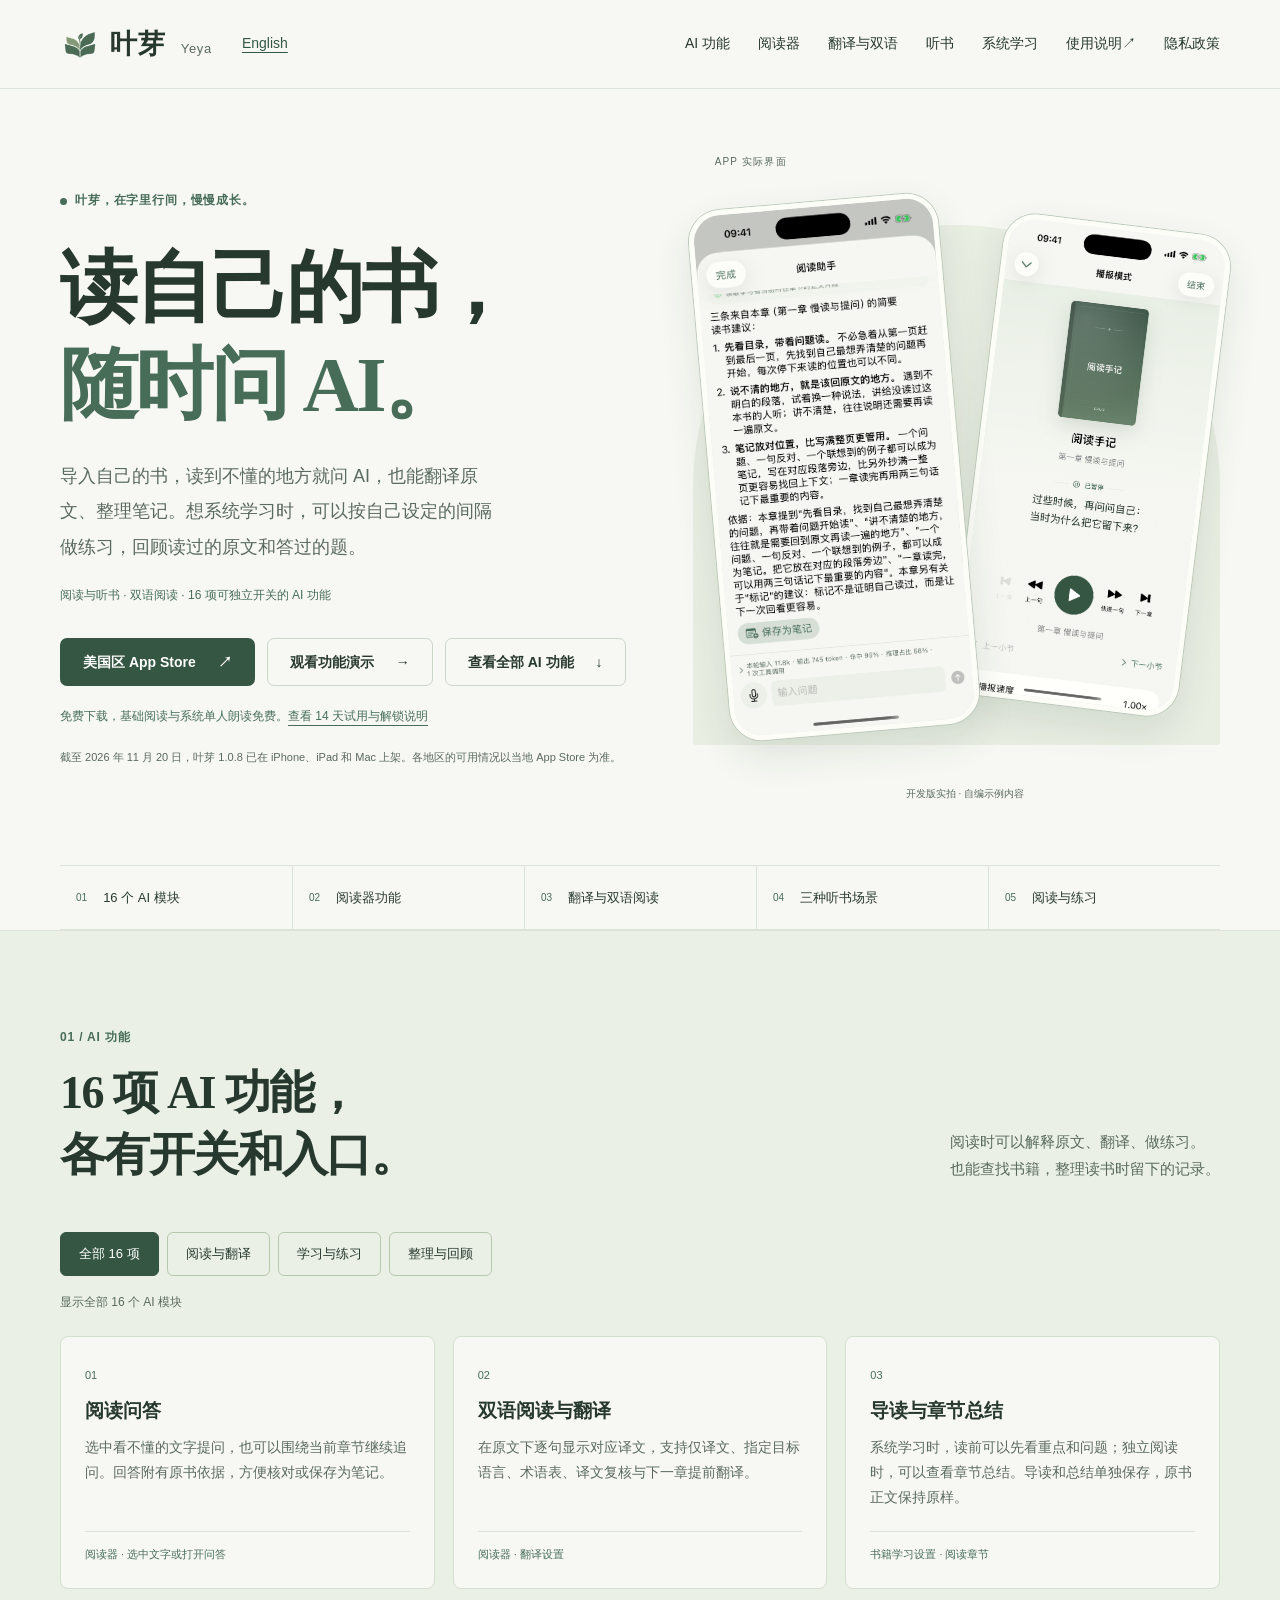
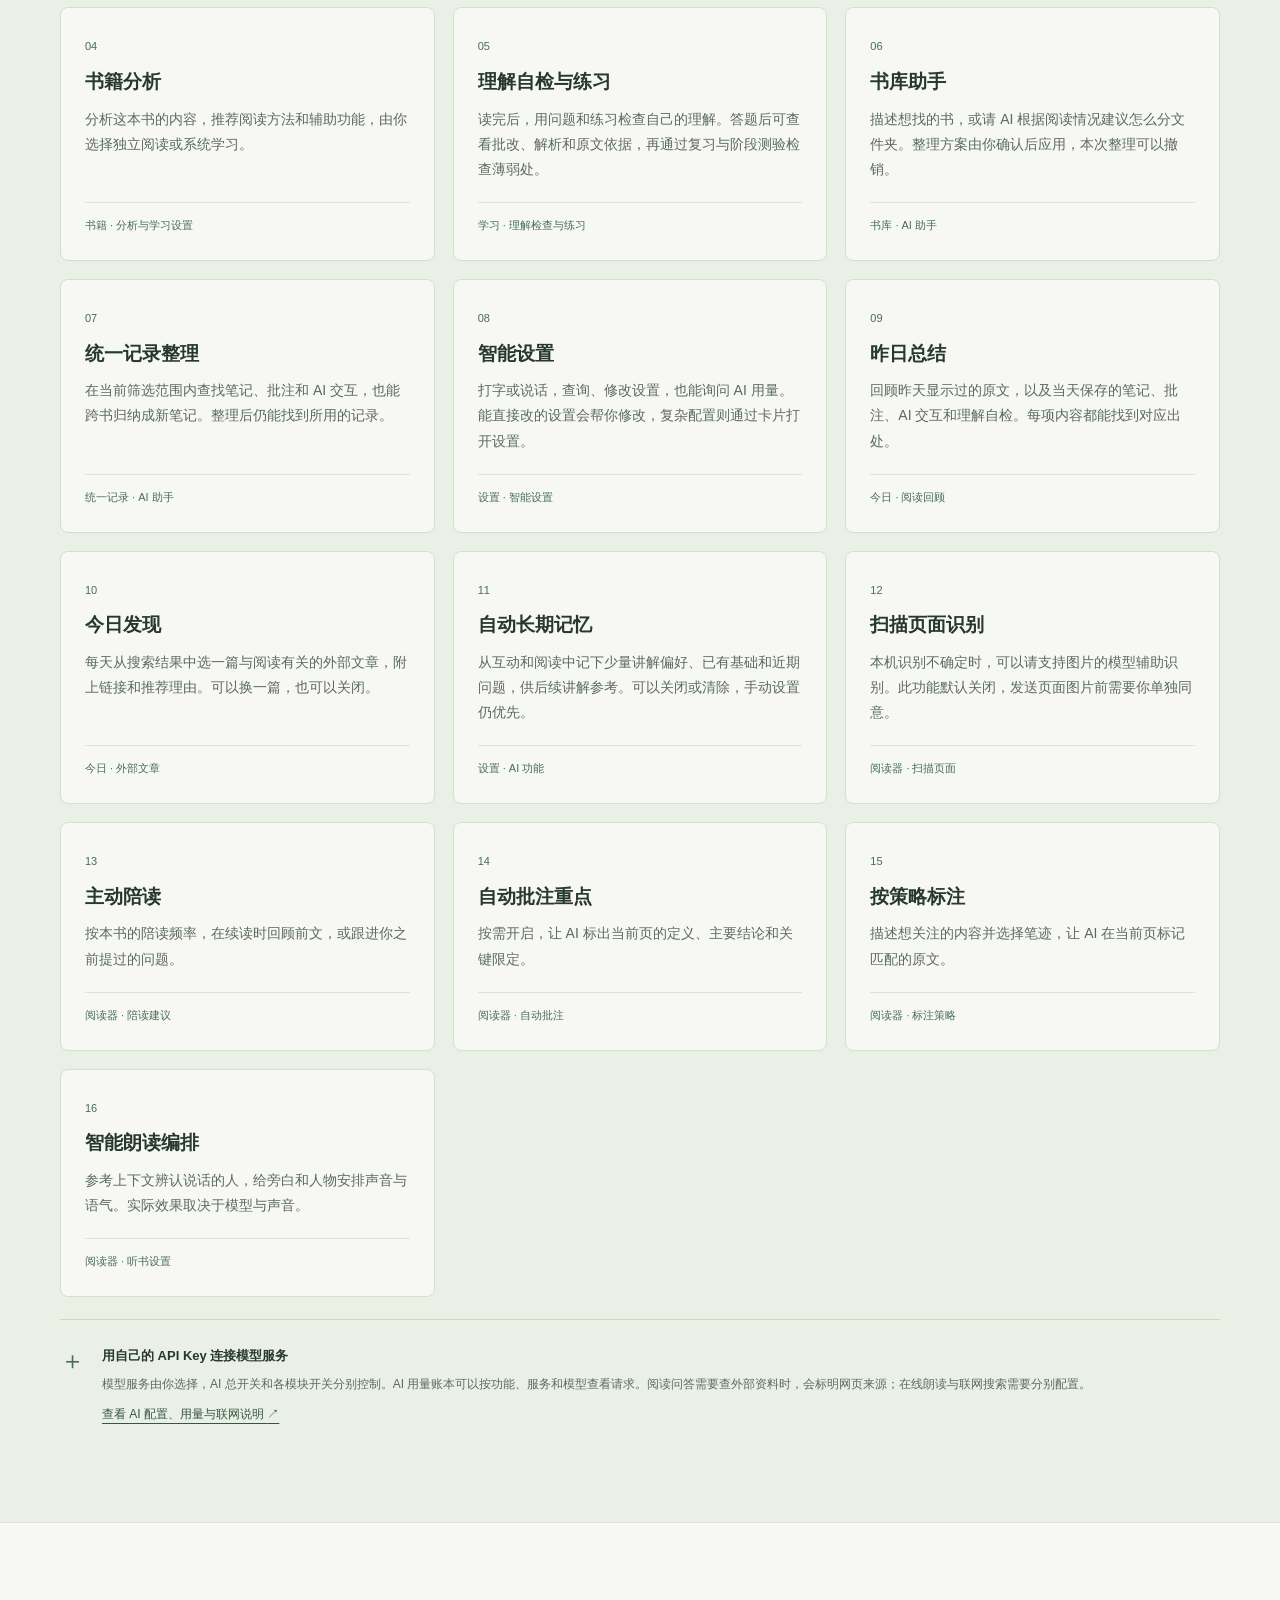
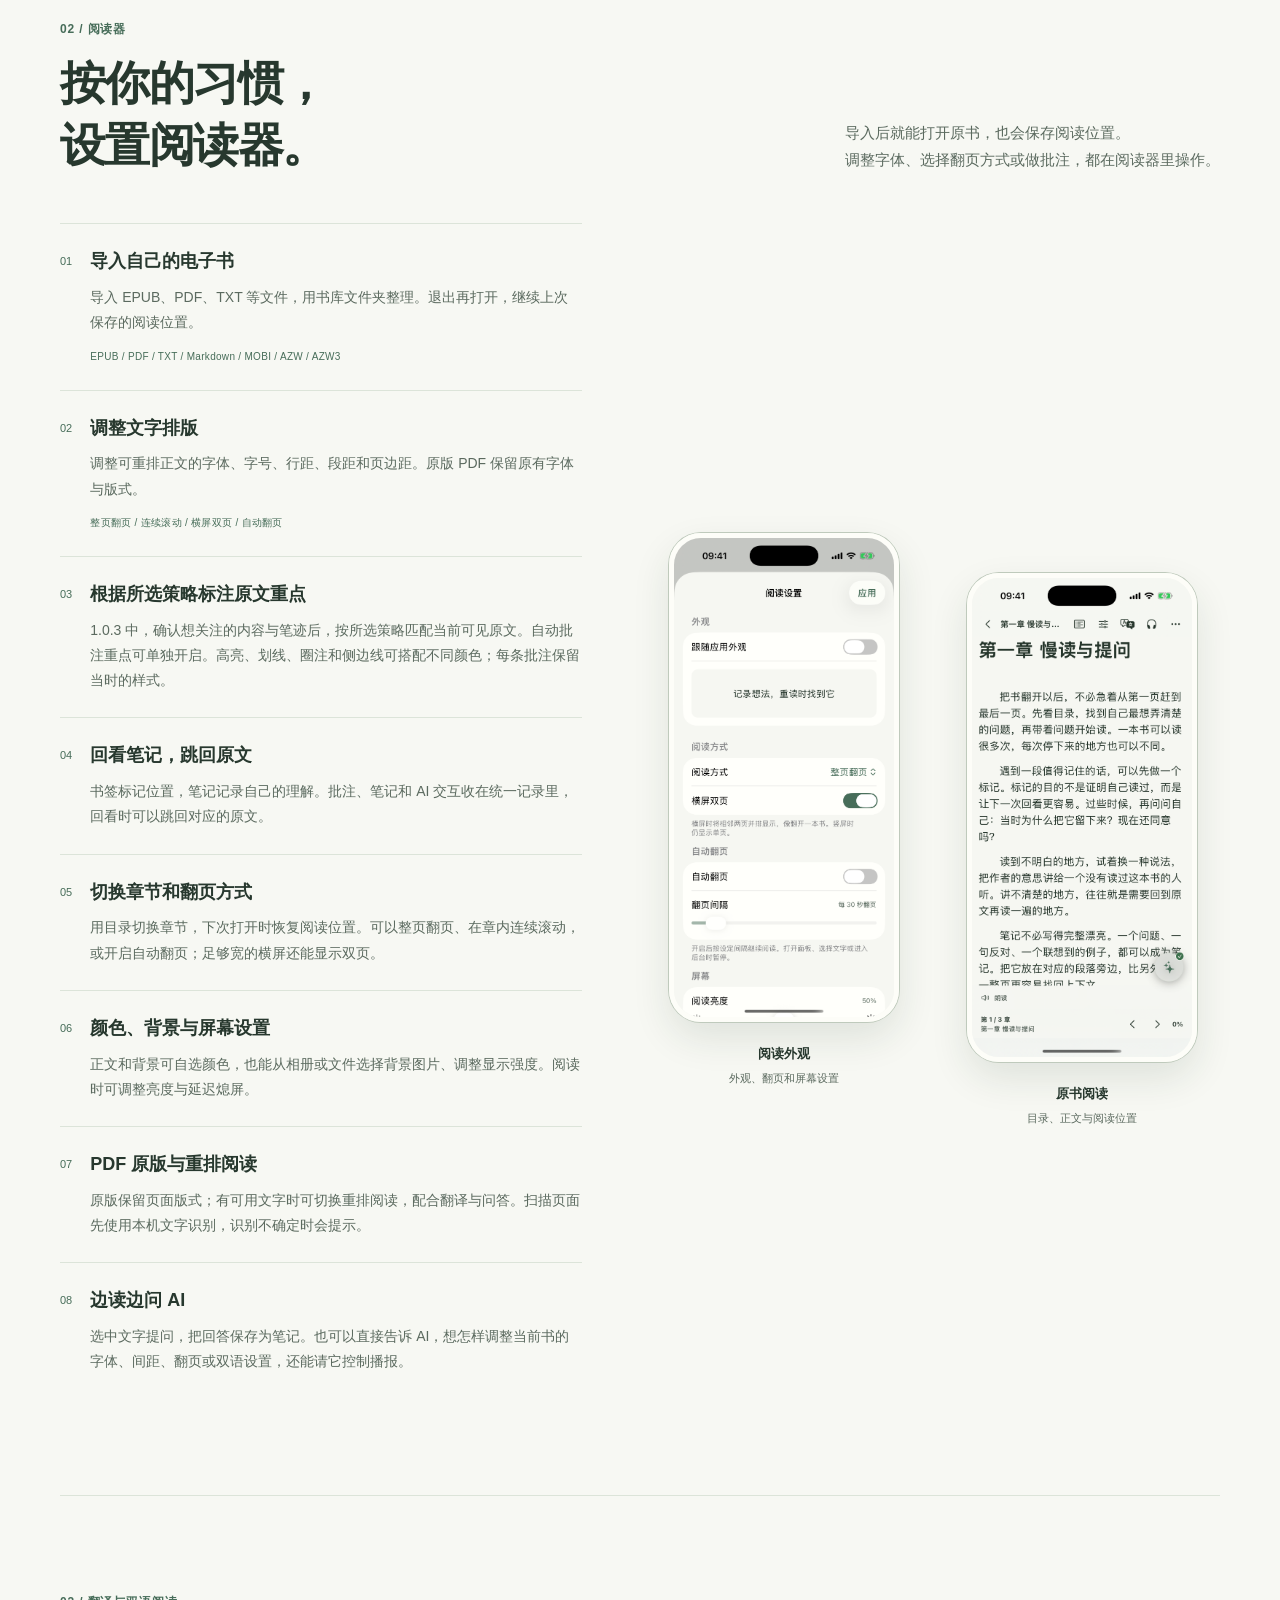
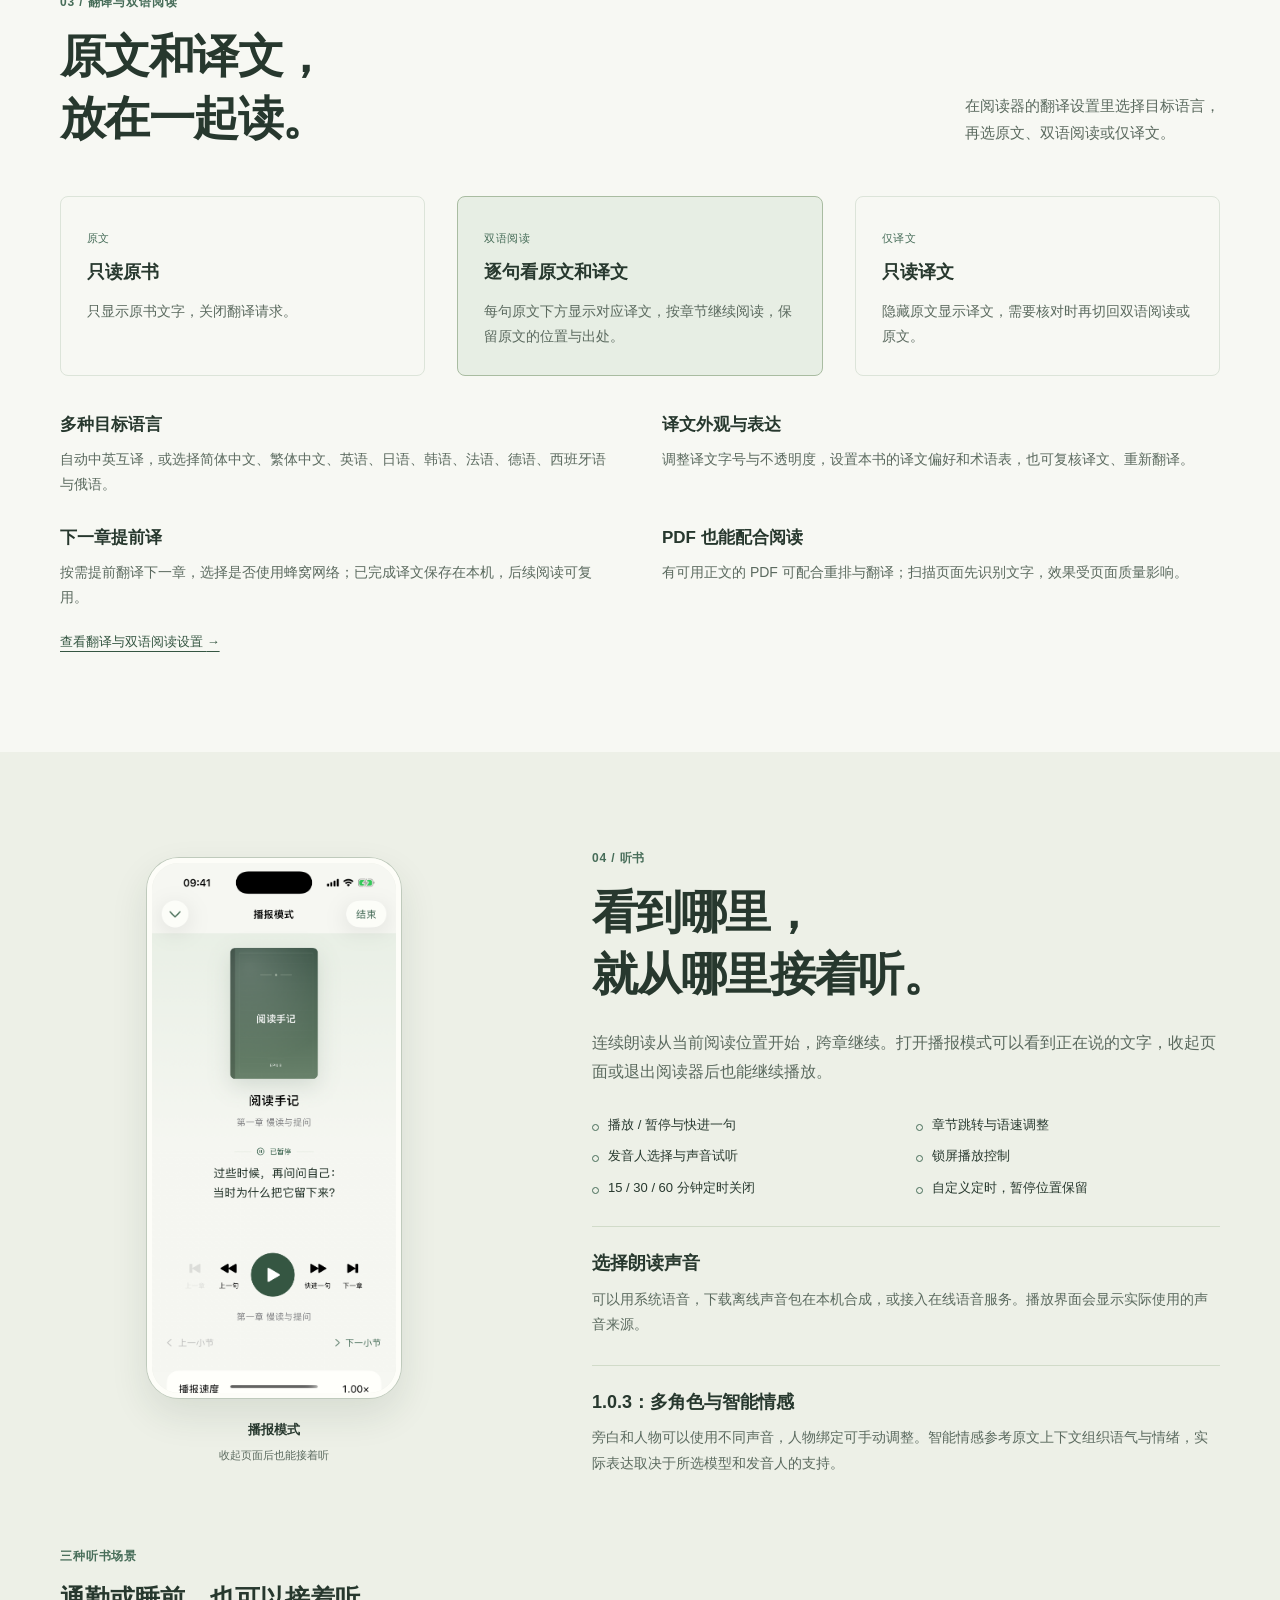
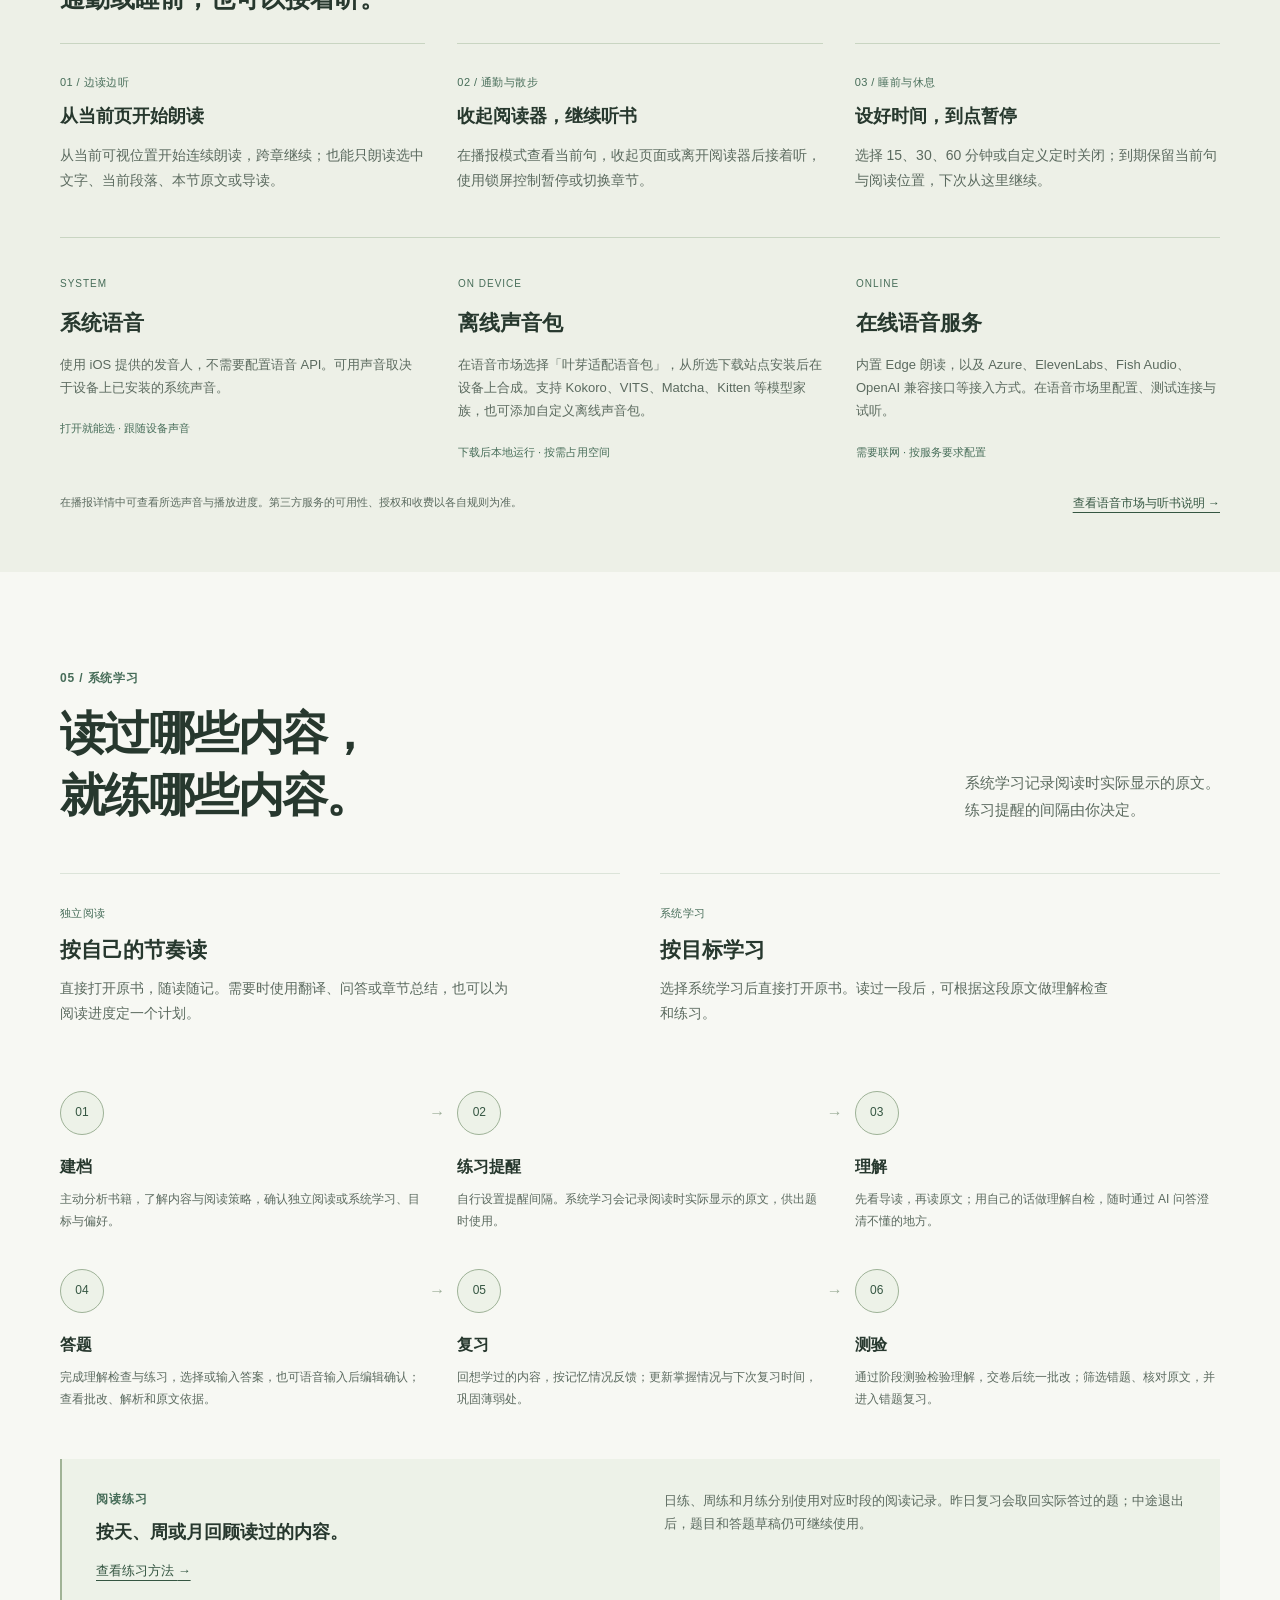
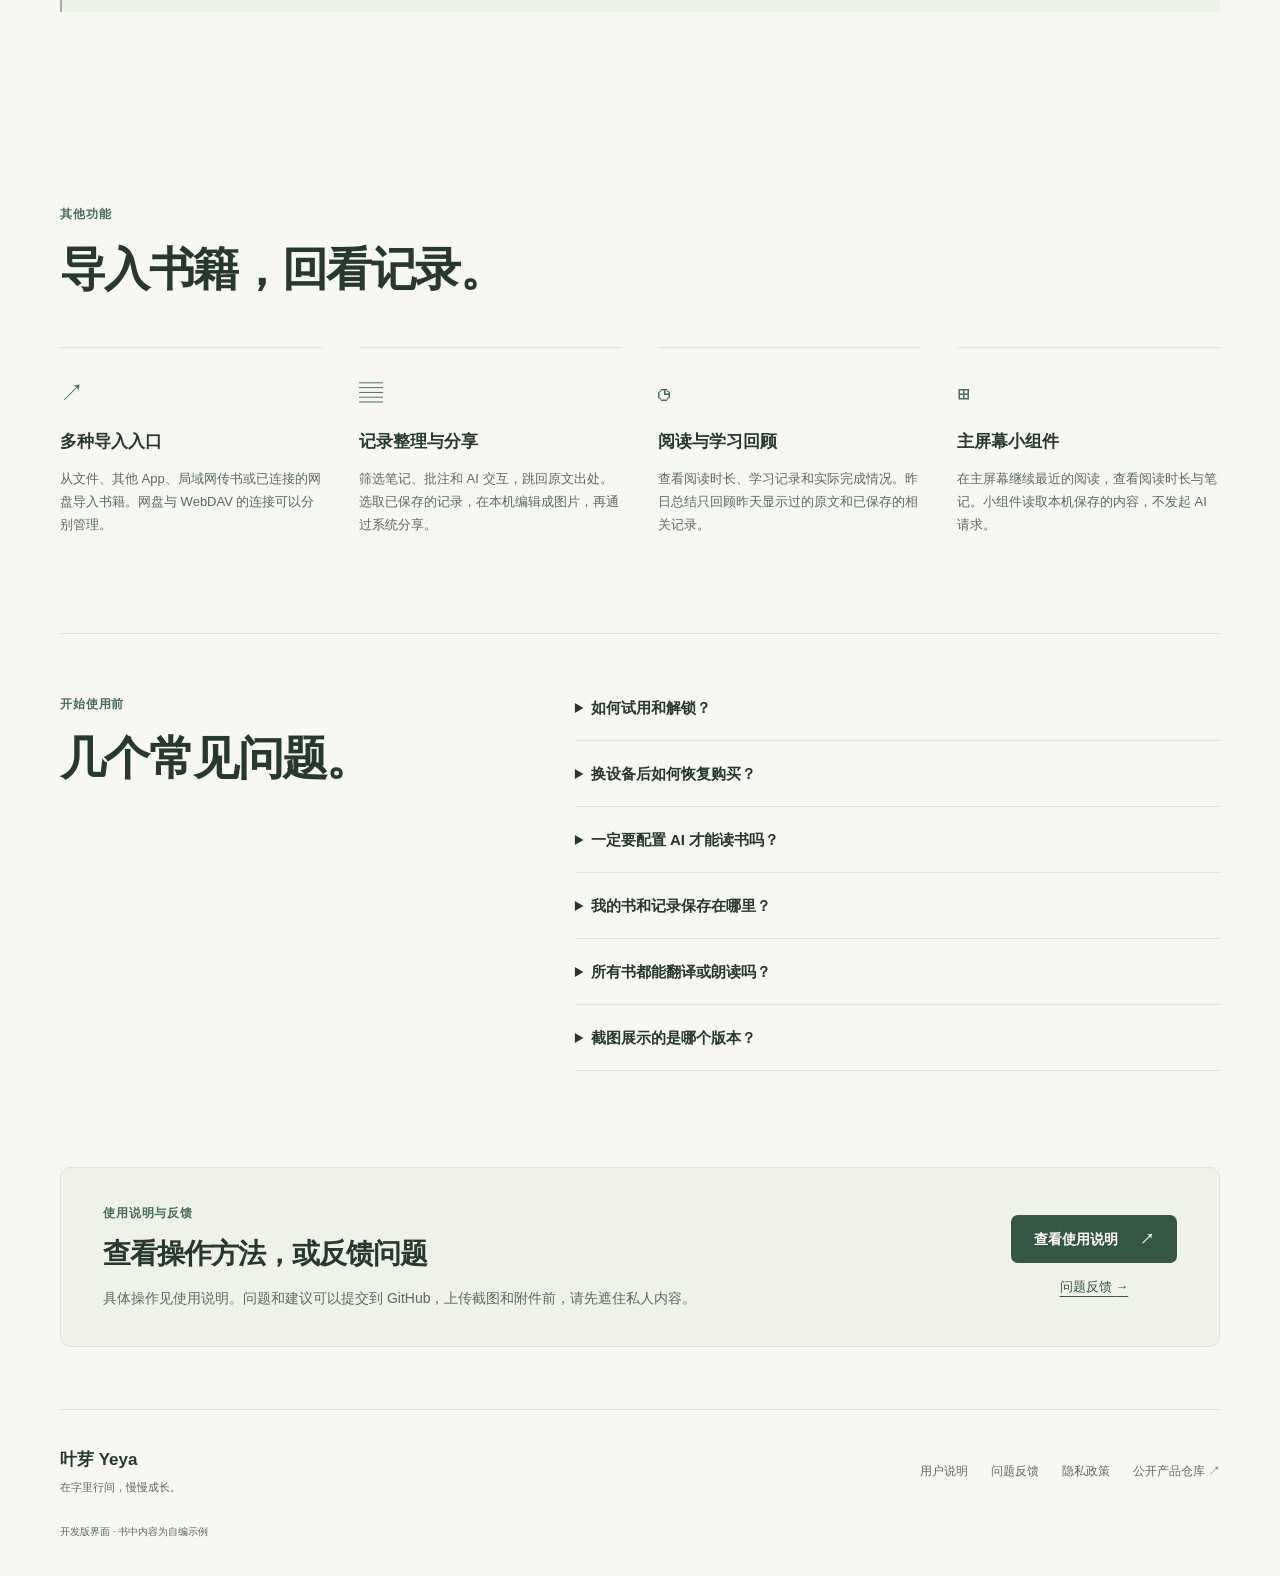
<file: docs/index.html>
<!doctype html>
<html lang="zh-CN">
<head>
  <meta charset="utf-8">
  <meta name="viewport" content="width=device-width, initial-scale=1">
  <meta name="description" content="叶芽 Yeya 是一款阅读与学习 App。导入自己的书，边读边问 AI，也能翻译、听书、记笔记，或根据实际读过的内容做练习和复习。16 项 AI 功能可分别开启或关闭。">
  <link rel="alternate" hreflang="zh-CN" href="https://yeya-dev.github.io/yeya/">
  <link rel="alternate" hreflang="en" href="https://yeya-dev.github.io/yeya/en/">
  <meta name="theme-color" content="#476d59">
  <title>叶芽 Yeya · 在字里行间，慢慢成长</title>
  <link rel="icon" href="assets/yeya-icon.png" type="image/png">
  <link rel="stylesheet" href="assets/site.css?v=20261120">
  <script src="assets/site.js?v=20261120" defer></script>
</head>
<body>
  <a class="skip-link" href="#main">跳到主要内容</a>
  <header class="site-header">
    <div class="header-inner wrap">
      <a class="brand" href="index.html" aria-label="叶芽 Yeya 首页"><img src="assets/yeya-logo.png" width="40" height="40" alt=""><span>叶芽 <small>Yeya</small></span></a>
      <a class="language-link" href="en/" hreflang="en" lang="en">English</a>
      <button class="menu-toggle" type="button" aria-expanded="false" aria-controls="main-nav"><span>菜单</span><span class="menu-lines" aria-hidden="true"></span></button>
      <nav id="main-nav" aria-label="主导航"><a href="#ai">AI 功能</a><a href="#reader">阅读器</a><a href="#translation">翻译与双语</a><a href="#listening">听书</a><a href="#study">系统学习</a><a href="guide.html">使用说明 <span aria-hidden="true">↗</span></a><a href="privacy.html">隐私政策</a></nav>
    </div>
  </header>
  <main id="main">
    <section class="hero wrap">
      <div class="hero-copy">
        <p class="eyebrow"><span class="seed-dot" aria-hidden="true"></span> 叶芽，在字里行间，慢慢成长。</p>
        <h1>读自己的书，<br><span class="green">随时问 AI。</span></h1>
        <p class="hero-lede">导入自己的书，读到不懂的地方就问 AI，也能翻译原文、整理笔记。想系统学习时，可以按自己设定的间隔做练习，回顾读过的原文和答过的题。</p>
        <p class="hero-details">阅读与听书 · 双语阅读 · 16 项可独立开关的 AI 功能</p>
        <div class="actions"><a class="button primary" href="https://apps.apple.com/us/app/id6822345623">美国区 App Store <span aria-hidden="true">↗</span></a><a class="button secondary" href="videos.html">观看功能演示 <span aria-hidden="true">→</span></a><a class="button secondary" href="#ai">查看全部 AI 功能 <span aria-hidden="true">↓</span></a></div>
        <p class="hero-details">免费下载，基础阅读与系统单人朗读免费。<a href="guide.html#access">查看 14 天试用与解锁说明</a></p>
        <p class="status-note">截至 2026 年 11 月 20 日，叶芽 1.0.8 已在 iPhone、iPad 和 Mac 上架。各地区的可用情况以当地 App Store 为准。</p>
      </div>
      <div class="hero-showcase">
        <span class="showcase-label">APP 实际界面</span>
        <button class="screen-button hero-phone back-phone" type="button" data-screen="assets/screenshots/listening.png" data-caption="播报模式 · 从阅读位置接着听" aria-label="放大播报模式截图"><img src="assets/screenshots/listening.png" width="1206" height="2622" alt="叶芽播报模式，显示当前书籍、朗读文字与播放控制"></button>
        <button class="screen-button hero-phone front-phone" type="button" data-screen="assets/screenshots/reading-ai.png" data-caption="阅读问答 · 自编示例书中的真实 AI 回答" aria-label="放大阅读问答截图"><img src="assets/screenshots/reading-ai.png" width="1206" height="2622" alt="叶芽阅读问答围绕自编示例书生成的真实回答"></button>
        <span class="showcase-footnote">开发版实拍 · 自编示例内容</span>
      </div>
    </section>
    <div class="feature-index wrap" aria-label="功能概览"><a href="#ai"><span>01</span> 16 个 AI 模块</a><a href="#reader"><span>02</span> 阅读器功能</a><a href="#translation"><span>03</span> 翻译与双语阅读</a><a href="#listening"><span>04</span> 三种听书场景</a><a href="#study"><span>05</span> 阅读与练习</a></div>

    <section id="ai" class="ai-section"><div class="wrap section">
      <div class="section-heading split-heading"><div><p class="eyebrow">01 / AI 功能</p><h2>16 项 AI 功能，<br>各有开关和入口。</h2></div><p>阅读时可以解释原文、翻译、做练习。<br class="desktop-only">也能查找书籍，整理读书时留下的记录。</p></div>
      <div class="ai-filters" role="group" aria-label="筛选 AI 功能"><button type="button" data-ai-filter="all" aria-pressed="true">全部 16 项</button><button type="button" data-ai-filter="reading" aria-pressed="false">阅读与翻译</button><button type="button" data-ai-filter="study" aria-pressed="false">学习与练习</button><button type="button" data-ai-filter="organize" aria-pressed="false">整理与回顾</button></div>
      <p class="filter-count" aria-live="polite">显示全部 16 个 AI 模块</p>
      <div class="ai-catalog">
        <article class="ai-card" data-ai-category="reading"><span class="module-no">01</span><h3>阅读问答</h3><p>选中看不懂的文字提问，也可以围绕当前章节继续追问。回答附有原书依据，方便核对或保存为笔记。</p><span class="entry-label">阅读器 · 选中文字或打开问答</span></article>
        <article class="ai-card" data-ai-category="reading"><span class="module-no">02</span><h3>双语阅读与翻译</h3><p>在原文下逐句显示对应译文，支持仅译文、指定目标语言、术语表、译文复核与下一章提前翻译。</p><span class="entry-label">阅读器 · 翻译设置</span></article>
        <article class="ai-card" data-ai-category="reading"><span class="module-no">03</span><h3>导读与章节总结</h3><p>系统学习时，读前可以先看重点和问题；独立阅读时，可以查看章节总结。导读和总结单独保存，原书正文保持原样。</p><span class="entry-label">书籍学习设置 · 阅读章节</span></article>
        <article class="ai-card" data-ai-category="study"><span class="module-no">04</span><h3>书籍分析</h3><p>分析这本书的内容，推荐阅读方法和辅助功能，由你选择独立阅读或系统学习。</p><span class="entry-label">书籍 · 分析与学习设置</span></article>
        <article class="ai-card" data-ai-category="study"><span class="module-no">05</span><h3>理解自检与练习</h3><p>读完后，用问题和练习检查自己的理解。答题后可查看批改、解析和原文依据，再通过复习与阶段测验检查薄弱处。</p><span class="entry-label">学习 · 理解检查与练习</span></article>
        <article class="ai-card" data-ai-category="organize"><span class="module-no">06</span><h3>书库助手</h3><p>描述想找的书，或请 AI 根据阅读情况建议怎么分文件夹。整理方案由你确认后应用，本次整理可以撤销。</p><span class="entry-label">书库 · AI 助手</span></article>
        <article class="ai-card" data-ai-category="organize"><span class="module-no">07</span><h3>统一记录整理</h3><p>在当前筛选范围内查找笔记、批注和 AI 交互，也能跨书归纳成新笔记。整理后仍能找到所用的记录。</p><span class="entry-label">统一记录 · AI 助手</span></article>
        <article class="ai-card" data-ai-category="organize"><span class="module-no">08</span><h3>智能设置</h3><p>打字或说话，查询、修改设置，也能询问 AI 用量。能直接改的设置会帮你修改，复杂配置则通过卡片打开设置。</p><span class="entry-label">设置 · 智能设置</span></article>
        <article class="ai-card" data-ai-category="organize"><span class="module-no">09</span><h3>昨日总结</h3><p>回顾昨天显示过的原文，以及当天保存的笔记、批注、AI 交互和理解自检。每项内容都能找到对应出处。</p><span class="entry-label">今日 · 阅读回顾</span></article>
        <article class="ai-card" data-ai-category="organize"><span class="module-no">10</span><h3>今日发现</h3><p>每天从搜索结果中选一篇与阅读有关的外部文章，附上链接和推荐理由。可以换一篇，也可以关闭。</p><span class="entry-label">今日 · 外部文章</span></article>
        <article class="ai-card" data-ai-category="organize"><span class="module-no">11</span><h3>自动长期记忆</h3><p>从互动和阅读中记下少量讲解偏好、已有基础和近期问题，供后续讲解参考。可以关闭或清除，手动设置仍优先。</p><span class="entry-label">设置 · AI 功能</span></article>
        <article class="ai-card" data-ai-category="reading"><span class="module-no">12</span><h3>扫描页面识别</h3><p>本机识别不确定时，可以请支持图片的模型辅助识别。此功能默认关闭，发送页面图片前需要你单独同意。</p><span class="entry-label">阅读器 · 扫描页面</span></article>
        <article class="ai-card" data-ai-category="reading"><span class="module-no">13</span><h3>主动陪读</h3><p>按本书的陪读频率，在续读时回顾前文，或跟进你之前提过的问题。</p><span class="entry-label">阅读器 · 陪读建议</span></article>
        <article class="ai-card" data-ai-category="reading"><span class="module-no">14</span><h3>自动批注重点</h3><p>按需开启，让 AI 标出当前页的定义、主要结论和关键限定。</p><span class="entry-label">阅读器 · 自动批注</span></article>
        <article class="ai-card" data-ai-category="reading"><span class="module-no">15</span><h3>按策略标注</h3><p>描述想关注的内容并选择笔迹，让 AI 在当前页标记匹配的原文。</p><span class="entry-label">阅读器 · 标注策略</span></article>
        <article class="ai-card" data-ai-category="reading"><span class="module-no">16</span><h3>智能朗读编排</h3><p>参考上下文辨认说话的人，给旁白和人物安排声音与语气。实际效果取决于模型与声音。</p><span class="entry-label">阅读器 · 听书设置</span></article>
      </div>
      <div class="ai-control-note"><span class="control-symbol" aria-hidden="true">＋</span><div><strong>用自己的 API Key 连接模型服务</strong><p>模型服务由你选择，AI 总开关和各模块开关分别控制。AI 用量账本可以按功能、服务和模型查看请求。阅读问答需要查外部资料时，会标明网页来源；在线朗读与联网搜索需要分别配置。</p><a href="guide.html#ai">查看 AI 配置、用量与联网说明 <span aria-hidden="true">↗</span></a></div></div>
    </div></section>

    <section id="reader" class="section wrap">
      <div class="section-heading split-heading"><div><p class="eyebrow">02 / 阅读器</p><h2>按你的习惯，<br>设置阅读器。</h2></div><p>导入后就能打开原书，也会保存阅读位置。<br class="desktop-only">调整字体、选择翻页方式或做批注，都在阅读器里操作。</p></div>
      <div class="reader-layout">
        <div class="reader-copy">
          <article class="feature-row"><span class="feature-number">01</span><div><h3>导入自己的电子书</h3><p>导入 EPUB、PDF、TXT 等文件，用书库文件夹整理。退出再打开，继续上次保存的阅读位置。</p><span class="format-list">EPUB / PDF / TXT / Markdown / MOBI / AZW / AZW3</span></div></article>
          <article class="feature-row"><span class="feature-number">02</span><div><h3>调整文字排版</h3><p>调整可重排正文的字体、字号、行距、段距和页边距。原版 PDF 保留原有字体与版式。</p><span class="format-list">整页翻页 / 连续滚动 / 横屏双页 / 自动翻页</span></div></article>
          <article class="feature-row"><span class="feature-number">03</span><div><h3>根据所选策略标注原文重点</h3><p>1.0.3 中，确认想关注的内容与笔迹后，按所选策略匹配当前可见原文。自动批注重点可单独开启。高亮、划线、圈注和侧边线可搭配不同颜色；每条批注保留当时的样式。</p></div></article>
          <article class="feature-row"><span class="feature-number">04</span><div><h3>回看笔记，跳回原文</h3><p>书签标记位置，笔记记录自己的理解。批注、笔记和 AI 交互收在统一记录里，回看时可以跳回对应的原文。</p></div></article>
          <article class="feature-row"><span class="feature-number">05</span><div><h3>切换章节和翻页方式</h3><p>用目录切换章节，下次打开时恢复阅读位置。可以整页翻页、在章内连续滚动，或开启自动翻页；足够宽的横屏还能显示双页。</p></div></article>
          <article class="feature-row"><span class="feature-number">06</span><div><h3>颜色、背景与屏幕设置</h3><p>正文和背景可自选颜色，也能从相册或文件选择背景图片、调整显示强度。阅读时可调整亮度与延迟熄屏。</p></div></article>
          <article class="feature-row"><span class="feature-number">07</span><div><h3>PDF 原版与重排阅读</h3><p>原版保留页面版式；有可用文字时可切换重排阅读，配合翻译与问答。扫描页面先使用本机文字识别，识别不确定时会提示。</p></div></article>
          <article class="feature-row"><span class="feature-number">08</span><div><h3>边读边问 AI</h3><p>选中文字提问，把回答保存为笔记。也可以直接告诉 AI，想怎样调整当前书的字体、间距、翻页或双语设置，还能请它控制播报。</p></div></article>
        </div>
        <div class="reader-screens">
          <figure><button class="screen-button phone" type="button" data-screen="assets/screenshots/reader-settings.png" data-caption="阅读设置 · 外观、横屏双页与自动翻页" aria-label="放大阅读外观截图"><img src="assets/screenshots/reader-settings.png" width="1206" height="2622" loading="lazy" alt="叶芽阅读设置中的外观、横屏双页与自动翻页选项"></button><figcaption>阅读外观<span>外观、翻页和屏幕设置</span></figcaption></figure>
          <figure><button class="screen-button phone" type="button" data-screen="assets/screenshots/reader.png" data-caption="阅读器 · 自编示例书《阅读手记》" aria-label="放大阅读器截图"><img src="assets/screenshots/reader.png" width="1206" height="2622" loading="lazy" alt="叶芽阅读器中打开的自编示例书《阅读手记》"></button><figcaption>原书阅读<span>目录、正文与阅读位置</span></figcaption></figure>
        </div>
      </div>
    </section>

    <section id="translation" class="section wrap translation-section">
      <div class="section-heading split-heading"><div><p class="eyebrow">03 / 翻译与双语阅读</p><h2>原文和译文，<br>放在一起读。</h2></div><p>在阅读器的翻译设置里选择目标语言，<br class="desktop-only">再选原文、双语阅读或仅译文。</p></div>
      <div class="translation-modes"><article><span class="mode-label">原文</span><h3>只读原书</h3><p>只显示原书文字，关闭翻译请求。</p></article><article><span class="mode-label">双语阅读</span><h3>逐句看原文和译文</h3><p>每句原文下方显示对应译文，按章节继续阅读，保留原文的位置与出处。</p></article><article><span class="mode-label">仅译文</span><h3>只读译文</h3><p>隐藏原文显示译文，需要核对时再切回双语阅读或原文。</p></article></div>
      <div class="translation-details"><article><h3>多种目标语言</h3><p>自动中英互译，或选择简体中文、繁体中文、英语、日语、韩语、法语、德语、西班牙语与俄语。</p></article><article><h3>译文外观与表达</h3><p>调整译文字号与不透明度，设置本书的译文偏好和术语表，也可复核译文、重新翻译。</p></article><article><h3>下一章提前译</h3><p>按需提前翻译下一章，选择是否使用蜂窝网络；已完成译文保存在本机，后续阅读可复用。</p></article><article><h3>PDF 也能配合阅读</h3><p>有可用正文的 PDF 可配合重排与翻译；扫描页面先识别文字，效果受页面质量影响。</p></article></div>
      <a class="text-link" href="guide.html#translation">查看翻译与双语阅读设置 <span aria-hidden="true">→</span></a>
    </section>

    <section id="listening" class="listening-section">
      <div class="wrap section listening-layout">
        <figure class="listening-screen"><button class="screen-button phone" type="button" data-screen="assets/screenshots/listening.png" data-caption="播报模式 · 播放、语速、章节与定时关闭" aria-label="放大听书播放界面"><img src="assets/screenshots/listening.png" width="1206" height="2622" loading="lazy" alt="叶芽播报模式的播放、章节、语速和定时控制"></button><figcaption>播报模式<span>收起页面后也能接着听</span></figcaption></figure>
        <div class="listening-copy"><p class="eyebrow">04 / 听书</p><h2>看到哪里，<br>就从哪里接着听。</h2><p class="section-lede">连续朗读从当前阅读位置开始，跨章继续。打开播报模式可以看到正在说的文字，收起页面或退出阅读器后也能继续播放。</p><ul class="listening-controls"><li>播放 / 暂停与快进一句</li><li>章节跳转与语速调整</li><li>发音人选择与声音试听</li><li>锁屏播放控制</li><li>15 / 30 / 60 分钟定时关闭</li><li>自定义定时，暂停位置保留</li></ul><div class="sound-intro"><h3>选择朗读声音</h3><p>可以用系统语音，下载离线声音包在本机合成，或接入在线语音服务。播放界面会显示实际使用的声音来源。</p></div><div class="sound-intro"><h3>1.0.3：多角色与智能情感</h3><p>旁白和人物可以使用不同声音，人物绑定可手动调整。智能情感参考原文上下文组织语气与情绪，实际表达取决于所选模型和发音人的支持。</p></div></div>
      </div>
      <div class="wrap listening-scenes"><div class="section-heading"><p class="eyebrow">三种听书场景</p><h3>通勤或睡前，也可以接着听。</h3></div><div class="scene-grid"><article><span class="mode-label">01 / 边读边听</span><h3>从当前页开始朗读</h3><p>从当前可视位置开始连续朗读，跨章继续；也能只朗读选中文字、当前段落、本节原文或导读。</p></article><article><span class="mode-label">02 / 通勤与散步</span><h3>收起阅读器，继续听书</h3><p>在播报模式查看当前句，收起页面或离开阅读器后接着听，使用锁屏控制暂停或切换章节。</p></article><article><span class="mode-label">03 / 睡前与休息</span><h3>设好时间，到点暂停</h3><p>选择 15、30、60 分钟或自定义定时关闭；到期保留当前句与阅读位置，下次从这里继续。</p></article></div></div>
      <div class="wrap sound-options"><article><span class="sound-kind">SYSTEM</span><h3>系统语音</h3><p>使用 iOS 提供的发音人，不需要配置语音 API。可用声音取决于设备上已安装的系统声音。</p><span class="sound-detail">打开就能选 · 跟随设备声音</span></article><article><span class="sound-kind">ON DEVICE</span><h3>离线声音包</h3><p>在语音市场选择「叶芽适配语音包」，从所选下载站点安装后在设备上合成。支持 Kokoro、VITS、Matcha、Kitten 等模型家族，也可添加自定义离线声音包。</p><span class="sound-detail">下载后本地运行 · 按需占用空间</span></article><article><span class="sound-kind">ONLINE</span><h3>在线语音服务</h3><p>内置 Edge 朗读，以及 Azure、ElevenLabs、Fish Audio、OpenAI 兼容接口等接入方式。在语音市场里配置、测试连接与试听。</p><span class="sound-detail">需要联网 · 按服务要求配置</span></article></div>
      <div class="wrap sound-footnote"><p>在播报详情中可查看所选声音与播放进度。第三方服务的可用性、授权和收费以各自规则为准。</p><a class="text-link" href="guide.html#listening">查看语音市场与听书说明 <span aria-hidden="true">→</span></a></div>
    </section>

    <section id="study" class="section wrap study-section">
      <div class="section-heading split-heading"><div><p class="eyebrow">05 / 系统学习</p><h2>读过哪些内容，<br>就练哪些内容。</h2></div><p>系统学习记录阅读时实际显示的原文。<br class="desktop-only">练习提醒的间隔由你决定。</p></div>
      <div class="reading-modes"><article><span class="mode-label">独立阅读</span><h3>按自己的节奏读</h3><p>直接打开原书，随读随记。需要时使用翻译、问答或章节总结，也可以为阅读进度定一个计划。</p></article><article><span class="mode-label">系统学习</span><h3>按目标学习</h3><p>选择系统学习后直接打开原书。读过一段后，可根据这段原文做理解检查和练习。</p></article></div>
      <ol class="study-flow">
        <li><span class="flow-step">01</span><h3>建档</h3><p>主动分析书籍，了解内容与阅读策略，确认独立阅读或系统学习、目标与偏好。</p></li>
        <li><span class="flow-step">02</span><h3>练习提醒</h3><p>自行设置提醒间隔。系统学习会记录阅读时实际显示的原文，供出题时使用。</p></li>
        <li><span class="flow-step">03</span><h3>理解</h3><p>先看导读，再读原文；用自己的话做理解自检，随时通过 AI 问答澄清不懂的地方。</p></li>
        <li><span class="flow-step">04</span><h3>答题</h3><p>完成理解检查与练习，选择或输入答案，也可语音输入后编辑确认；查看批改、解析和原文依据。</p></li>
        <li><span class="flow-step">05</span><h3>复习</h3><p>回想学过的内容，按记忆情况反馈；更新掌握情况与下次复习时间，巩固薄弱处。</p></li>
        <li><span class="flow-step">06</span><h3>测验</h3><p>通过阶段测验检验理解，交卷后统一批改；筛选错题、核对原文，并进入错题复习。</p></li>
      </ol>
      <div class="daily-plan-note"><div><span class="eyebrow">阅读练习</span><h3>按天、周或月回顾读过的内容。</h3></div><p>日练、周练和月练分别使用对应时段的阅读记录。昨日复习会取回实际答过的题；中途退出后，题目和答题草稿仍可继续使用。</p><a class="text-link" href="guide.html#study">查看练习方法 <span aria-hidden="true">→</span></a></div>
    </section>

    <section class="section wrap extras-section">
      <div class="section-heading"><p class="eyebrow">其他功能</p><h2>导入书籍，回看记录。</h2></div>
      <div class="extras-grid"><article><span class="extra-mark" aria-hidden="true">↗</span><h3>多种导入入口</h3><p>从文件、其他 App、局域网传书或已连接的网盘导入书籍。网盘与 WebDAV 的连接可以分别管理。</p></article><article><span class="extra-mark" aria-hidden="true">▤</span><h3>记录整理与分享</h3><p>筛选笔记、批注和 AI 交互，跳回原文出处。选取已保存的记录，在本机编辑成图片，再通过系统分享。</p></article><article><span class="extra-mark" aria-hidden="true">◷</span><h3>阅读与学习回顾</h3><p>查看阅读时长、学习记录和实际完成情况。昨日总结只回顾昨天显示过的原文和已保存的相关记录。</p></article><article><span class="extra-mark" aria-hidden="true">⊞</span><h3>主屏幕小组件</h3><p>在主屏幕继续最近的阅读，查看阅读时长与笔记。小组件读取本机保存的内容，不发起 AI 请求。</p></article></div>
    </section>

    <section id="questions" class="section wrap faq-section"><div class="section-heading"><p class="eyebrow">开始使用前</p><h2>几个常见问题。</h2></div><div class="faq-list">
      <details><summary>如何试用和解锁？</summary><p>下载、基础阅读和系统单人朗读免费。你可以在 App 内主动领取 14 天完整功能试用，到期不会自动收费，已有内容仍可查看。</p><p>生成新的 AI 内容，或使用多角色朗读、智能情感、离线声音包播报和在线播报，需要有效试用或完整功能权益。购买“解锁全部功能”后，软件完整功能永久解锁，无需订阅；原付费下载的有效权益继续保留。解锁价格由当前 App Store 商店地区决定，以商店显示为准；界面语言不影响定价。第三方模型和在线语音服务费用另计。</p></details>
      <details><summary>换设备后如何恢复购买？</summary><p>在 iPhone、iPad 和 Mac 上，使用同一个“媒体与购买项目”Apple 账户，可在 App 的购买页恢复购买。书库同步、API Key 和声音包配置需要另行设置。</p></details>
      <details><summary>一定要配置 AI 才能读书吗？</summary><p>不用。普通阅读、字体和主题设置、书签与手动批注都可以免费使用。用 AI 生成问答、翻译、分析和练习等新内容，需要有效试用或解锁，并配置自己选择的模型服务；各项 AI 功能可以分别关闭。</p></details>
      <details><summary>我的书和记录保存在哪里？</summary><p>导入后的书与阅读记录保存在本机。使用 AI 时，相关内容会发送给你选择的模型服务；在线朗读也需要把文字发送给语音服务。同步需要单独开启，使用前请核对连接、内容权限和服务规则。</p></details>
      <details><summary>所有书都能翻译或朗读吗？</summary><p>翻译与朗读需要可用的正文。EPUB、文本书和能够提取文字的 PDF 可以使用相应功能；扫描页面的识别质量、文件结构以及所选服务会影响实际效果。</p></details>
      <details><summary>截图展示的是哪个版本？</summary><p>截图来自开发版真实界面，书中内容为自编示例，部分布局可能与商店版本不同。页面也介绍开发中的功能，具体可用功能以你安装的版本为准。</p></details>
    </div></section>
    <section class="feedback-banner wrap"><div><p class="eyebrow">使用说明与反馈</p><h2>查看操作方法，或反馈问题</h2><p>具体操作见使用说明。问题和建议可以提交到 GitHub，上传截图和附件前，请先遮住私人内容。</p></div><div class="banner-actions"><a class="button primary" href="guide.html">查看使用说明 <span aria-hidden="true">↗</span></a><a class="text-link" href="feedback.html">问题反馈 <span aria-hidden="true">→</span></a></div></section>
  </main>
  <footer class="site-footer wrap"><div class="footer-brand"><strong>叶芽 Yeya</strong><span>在字里行间，慢慢成长。</span></div><div><a href="guide.html">用户说明</a><a href="feedback.html">问题反馈</a><a href="privacy.html">隐私政策</a><a href="https://github.com/Yeya-dev/yeya">公开产品仓库 <span aria-hidden="true">↗</span></a></div><p class="footer-note">开发版界面 · 书中内容为自编示例</p></footer>
  <dialog class="screenshot-dialog" aria-labelledby="screenshot-caption"><button class="dialog-close" type="button" aria-label="关闭截图">关闭 <span aria-hidden="true">×</span></button><img src="assets/screenshots/reader.png" alt="" id="screenshot-image"><p id="screenshot-caption"></p></dialog>
</body>
</html>
</file>
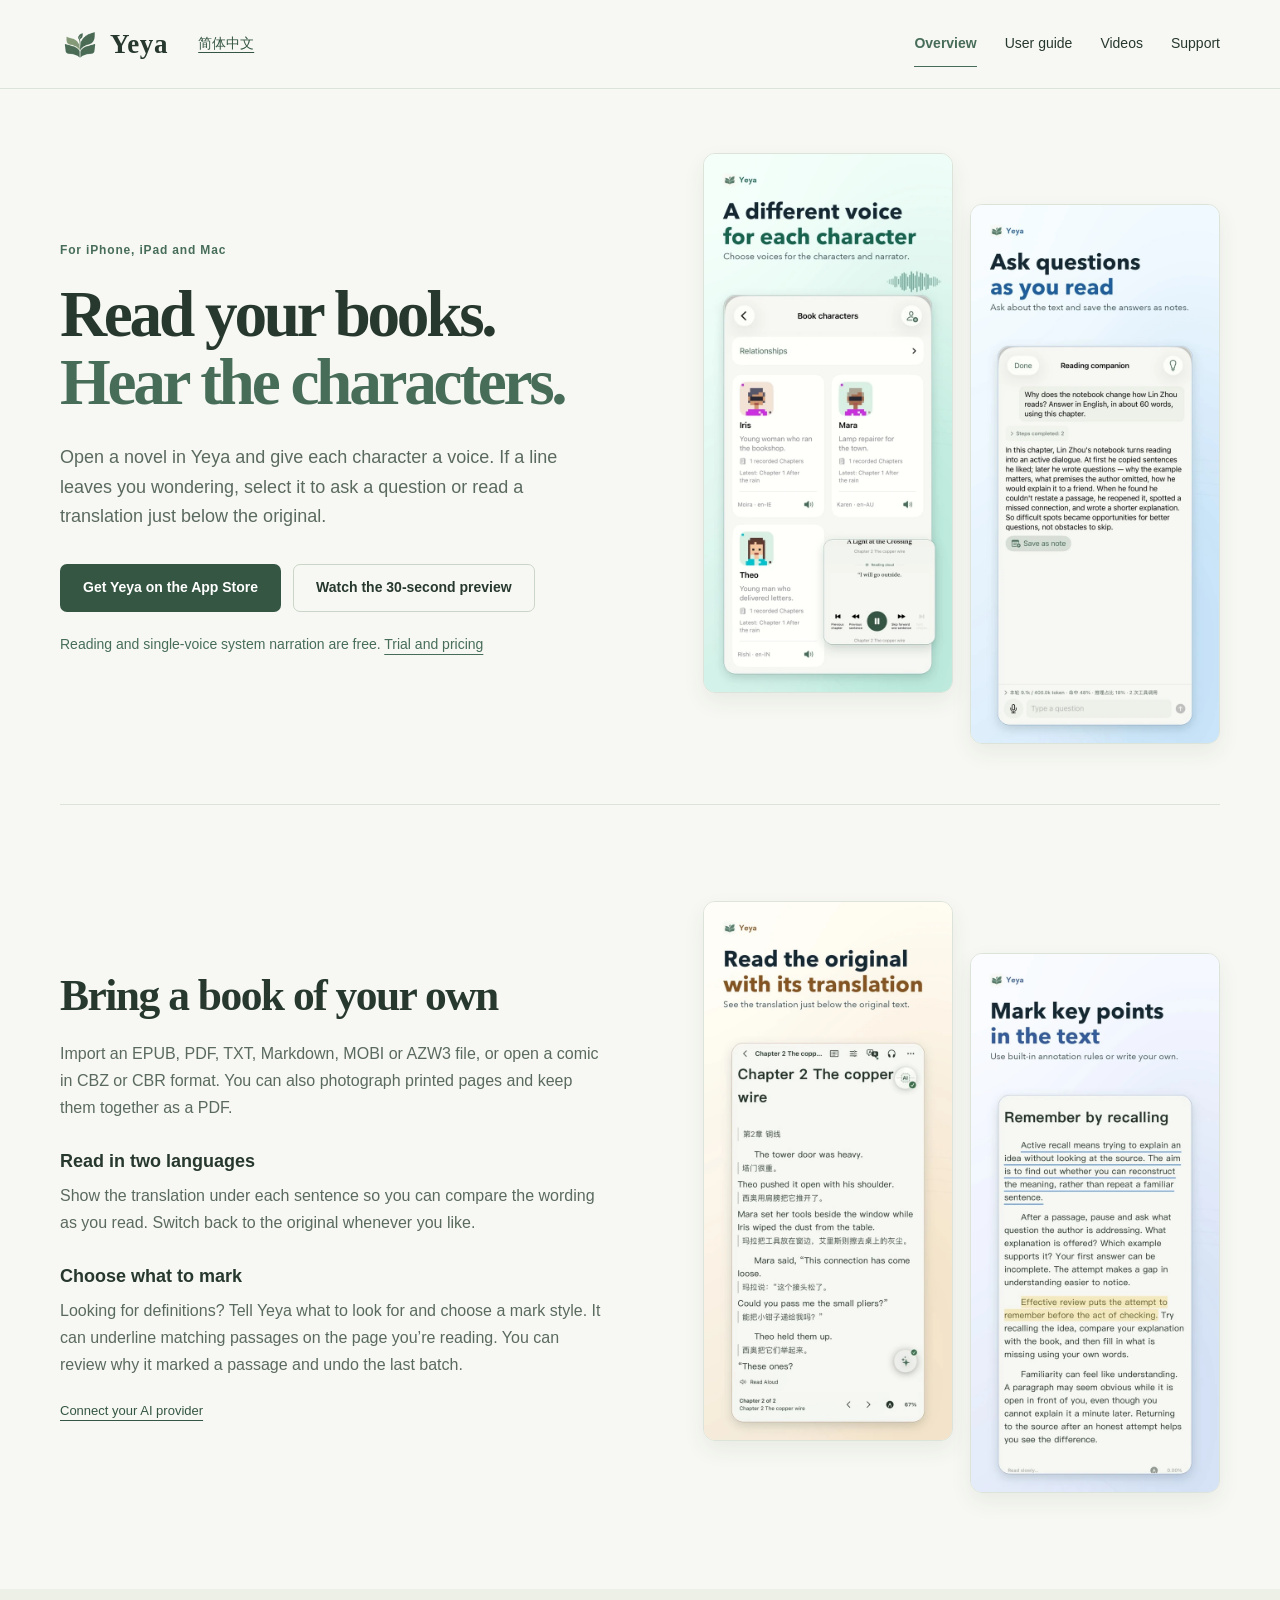
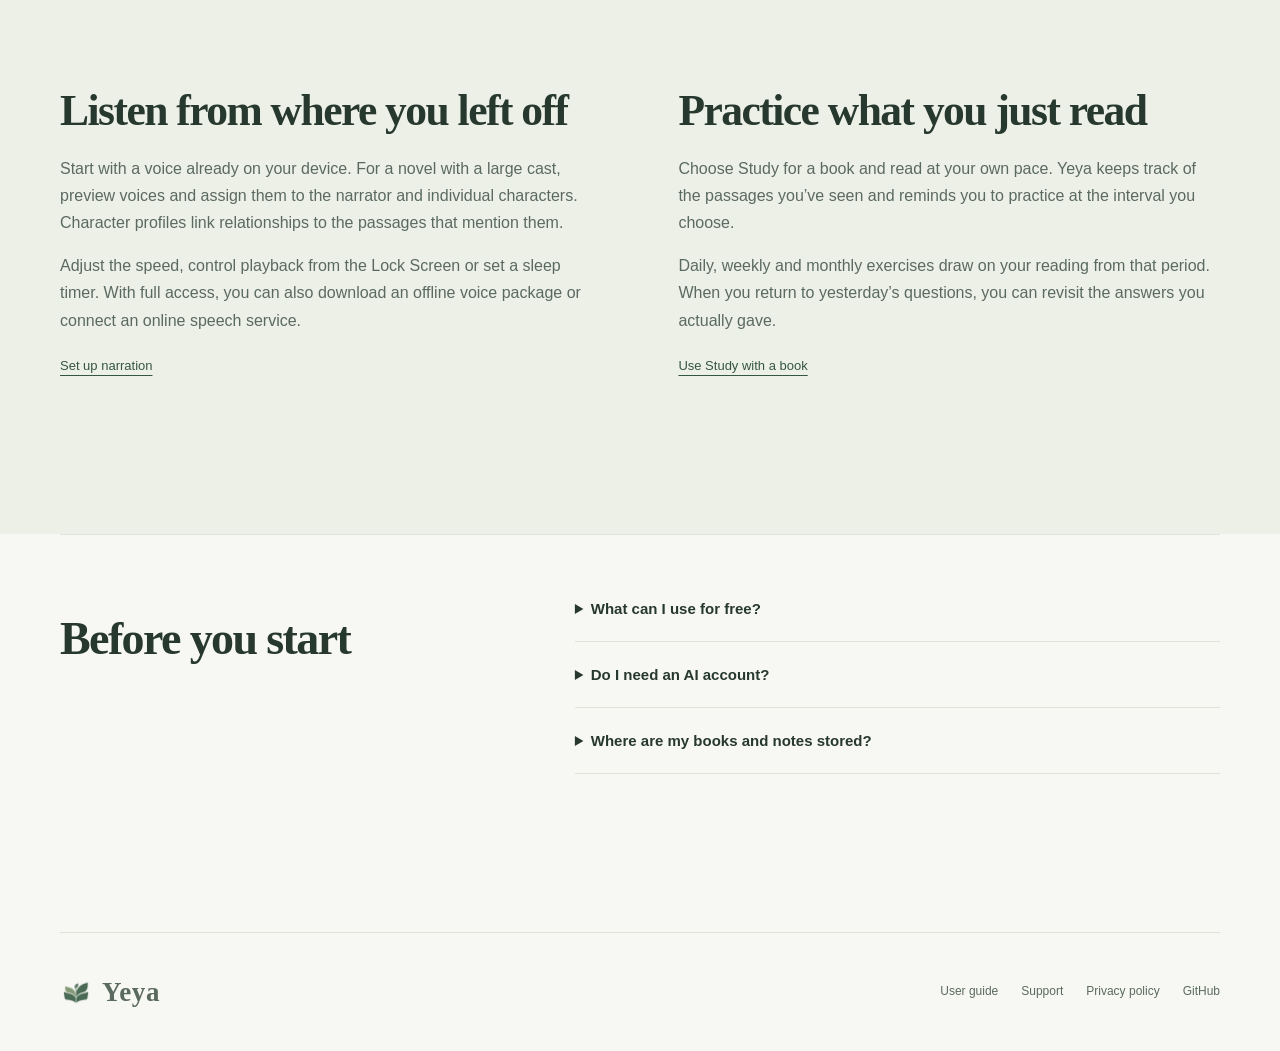
<file: docs/en/index.html>
<!doctype html>
<html lang="en">
<head>
  <meta charset="utf-8">
  <meta name="viewport" content="width=device-width, initial-scale=1">
  <meta name="theme-color" content="#476d59">
  <meta name="description" content="Read ebooks and comics on iPhone, iPad and Mac. Give characters their own voices, read a translation beside the original, or practice what you just read.">
  <title>Yeya | Read, listen to and study your own books</title>
  <meta property="og:type" content="website">
  <meta property="og:url" content="https://yeya-dev.github.io/yeya/en/">
  <meta property="og:title" content="Yeya | Read your books. Hear the characters.">
  <meta property="og:description" content="Give each character a voice, ask about a passage, or read a translation beneath the original. Bring your own books to Yeya on iPhone, iPad and Mac.">
  <meta property="og:image" content="https://yeya-dev.github.io/yeya/assets/yeya-home-en.png">
  <meta property="og:image:type" content="image/png">
  <meta property="og:image:width" content="1280">
  <meta property="og:image:height" content="820">
  <meta property="og:image:alt" content="Yeya’s English homepage with screenshots of character voice selection and a question about a book.">
  <meta name="twitter:card" content="summary_large_image">
  <meta name="twitter:title" content="Yeya | Read your books. Hear the characters.">
  <meta name="twitter:description" content="Give each character a voice, ask about a passage, or read a translation beneath the original. Bring your own books to Yeya on iPhone, iPad and Mac.">
  <meta name="twitter:image" content="https://yeya-dev.github.io/yeya/assets/yeya-home-en.png">
  <meta name="twitter:image:alt" content="Yeya’s English homepage with screenshots of character voice selection and a question about a book.">
  <link rel="alternate" hreflang="zh-CN" href="https://yeya-dev.github.io/yeya/">
  <link rel="alternate" hreflang="en" href="https://yeya-dev.github.io/yeya/en/">
  <link rel="icon" href="../assets/yeya-icon.png" type="image/png">
  <link rel="stylesheet" href="../assets/site.css?v=20261120">
  <link rel="stylesheet" href="../assets/english.css">
  <script src="../assets/site.js" defer></script>
</head>
<body>
  <a class="skip-link" href="#main">Skip to content</a>
  <header class="site-header">
    <div class="header-inner wrap">
      <a class="brand" href="./" aria-label="Yeya home"><img src="../assets/yeya-logo.png" width="40" height="40" alt=""><span>Yeya</span></a>
      <a class="language-link" href="../" hreflang="zh-CN" lang="zh-CN">简体中文</a>
      <button class="menu-toggle" type="button" aria-expanded="false" aria-controls="main-nav"><span>Menu</span><span class="menu-lines" aria-hidden="true"></span></button>
      <nav id="main-nav" aria-label="Main navigation"><a href="./" aria-current="page">Overview</a><a href="guide.html">User guide</a><a href="videos.html">Videos</a><a href="feedback.html">Support</a></nav>
    </div>
  </header>
<main id="main">
    <section class="hero wrap">
      <div class="hero-copy">
        <p class="eyebrow">For iPhone, iPad and Mac</p>
        <h1>Read your books.<br><span class="green">Hear the characters.</span></h1>
        <p class="hero-lede">Open a novel in Yeya and give each character a voice. If a line leaves you wondering, select it to ask a question or read a translation just below the original.</p>
        <div class="actions">
          <a class="button primary" href="https://apps.apple.com/us/app/id6822345623">Get Yeya on the App Store</a>
          <a class="button secondary" href="shorts.html">Watch the 30-second preview</a>
        </div>
        <p class="hero-details">Reading and single-voice system narration are free. <a href="guide.html#access">Trial and pricing</a></p>
      </div>
      <div class="store-pair" aria-label="Screenshots from the US App Store">
        <button type="button" class="screen-button" data-screen="../assets/screenshots/en/character-voices.webp" data-caption="Preview voices for the narrator and the characters in a book." aria-label="Enlarge character voices screenshot"><img src="../assets/screenshots/en/character-voices.webp" width="598" height="1300" alt="Character profiles for Iris, Mara and Theo, each with a voice preview."></button>
        <button type="button" class="screen-button" data-screen="../assets/screenshots/en/reading-companion.webp" data-caption="Ask about a passage and save the answer to your notes." aria-label="Enlarge reading companion screenshot"><img src="../assets/screenshots/en/reading-companion.webp" width="598" height="1300" alt="The reading companion answers a question about a character’s notebook."></button>
      </div>
    </section>
    <section id="reader" class="section wrap feature-spread">
      <div class="feature-text">
        <h2>Bring a book of your own</h2>
        <p>Import an EPUB, PDF, TXT, Markdown, MOBI or AZW3 file, or open a comic in CBZ or CBR format. You can also photograph printed pages and keep them together as a PDF.</p>
        <h3 id="translation">Read in two languages</h3>
        <p>Show the translation under each sentence so you can compare the wording as you read. Switch back to the original whenever you like.</p>
        <h3 id="ai">Choose what to mark</h3>
        <p>Looking for definitions? Tell Yeya what to look for and choose a mark style. It can underline matching passages on the page you’re reading. You can review why it marked a passage and undo the last batch.</p>
        <a class="text-link" href="guide.html#ai">Connect your AI provider</a>
      </div>
      <div class="store-pair">
        <button type="button" class="screen-button" data-screen="../assets/screenshots/en/bilingual-reading.webp" data-caption="A translated sentence appears just below the original." aria-label="Enlarge bilingual reading screenshot"><img src="../assets/screenshots/en/bilingual-reading.webp" width="598" height="1300" loading="lazy" alt="A chapter of an English story with Chinese translations between sentences."></button>
        <button type="button" class="screen-button" data-screen="../assets/screenshots/en/automatic-annotations.webp" data-caption="Automatic annotations can distinguish definitions from other key points." aria-label="Enlarge annotations screenshot"><img src="../assets/screenshots/en/automatic-annotations.webp" width="598" height="1300" loading="lazy" alt="A book page with an underlined definition of active recall and a highlighted conclusion."></button>
      </div>
    </section>
    <section class="listening-section">
      <div class="section wrap reading-pair">
        <article id="listening">
          <h2>Listen from where you left off</h2>
          <p>Start with a voice already on your device. For a novel with a large cast, preview voices and assign them to the narrator and individual characters. Character profiles link relationships to the passages that mention them.</p>
          <p>Adjust the speed, control playback from the Lock Screen or set a sleep timer. With full access, you can also download an offline voice package or connect an online speech service.</p>
          <a class="text-link" href="guide.html#listening">Set up narration</a>
        </article>
        <article id="study">
          <h2>Practice what you just read</h2>
          <p>Choose Study for a book and read at your own pace. Yeya keeps track of the passages you’ve seen and reminds you to practice at the interval you choose.</p>
          <p>Daily, weekly and monthly exercises draw on your reading from that period. When you return to yesterday’s questions, you can revisit the answers you actually gave.</p>
          <a class="text-link" href="guide.html#study">Use Study with a book</a>
        </article>
      </div>
    </section>
    <section class="section wrap faq-section">
      <div class="section-heading"><h2>Before you start</h2></div>
      <div class="faq-list">
        <details><summary>What can I use for free?</summary><p>Import and read books, write notes, annotate by hand and listen with one system voice. Claim the optional 14-day trial in the app when you’re ready to try AI and advanced narration. It ends without an automatic charge. A one-time purchase unlocks the full app.</p></details>
        <details><summary>Do I need an AI account?</summary><p>Basic reading works without a Yeya account or an API key. For AI questions, translation and new exercises, connect a compatible provider with your own key. The provider bills separately from the Yeya trial or purchase.</p></details>
        <details><summary>Where are my books and notes stored?</summary><p>They stay on your device. You choose whether to sync them to iCloud, WebDAV or a supported cloud drive. Remote features ask permission before sending the relevant content to the service you select.</p></details>
      </div>
    </section>
  </main>
  <dialog class="screenshot-dialog" aria-labelledby="screenshot-caption">
    <button class="dialog-close" type="button" aria-label="Close screenshot">Close</button>
    <img alt=""><p id="screenshot-caption"></p>
  </dialog>
  <footer class="site-footer wrap">
    <a class="brand" href="./" aria-label="Yeya home"><img src="../assets/yeya-logo.png" width="32" height="32" alt=""><span>Yeya</span></a>
    <div><a href="guide.html">User guide</a><a href="feedback.html">Support</a><a href="../privacy.html#policy-en">Privacy policy</a><a href="https://github.com/Yeya-dev/yeya/blob/main/README.en.md">GitHub</a></div>
  </footer>
</body>
</html>
</file>
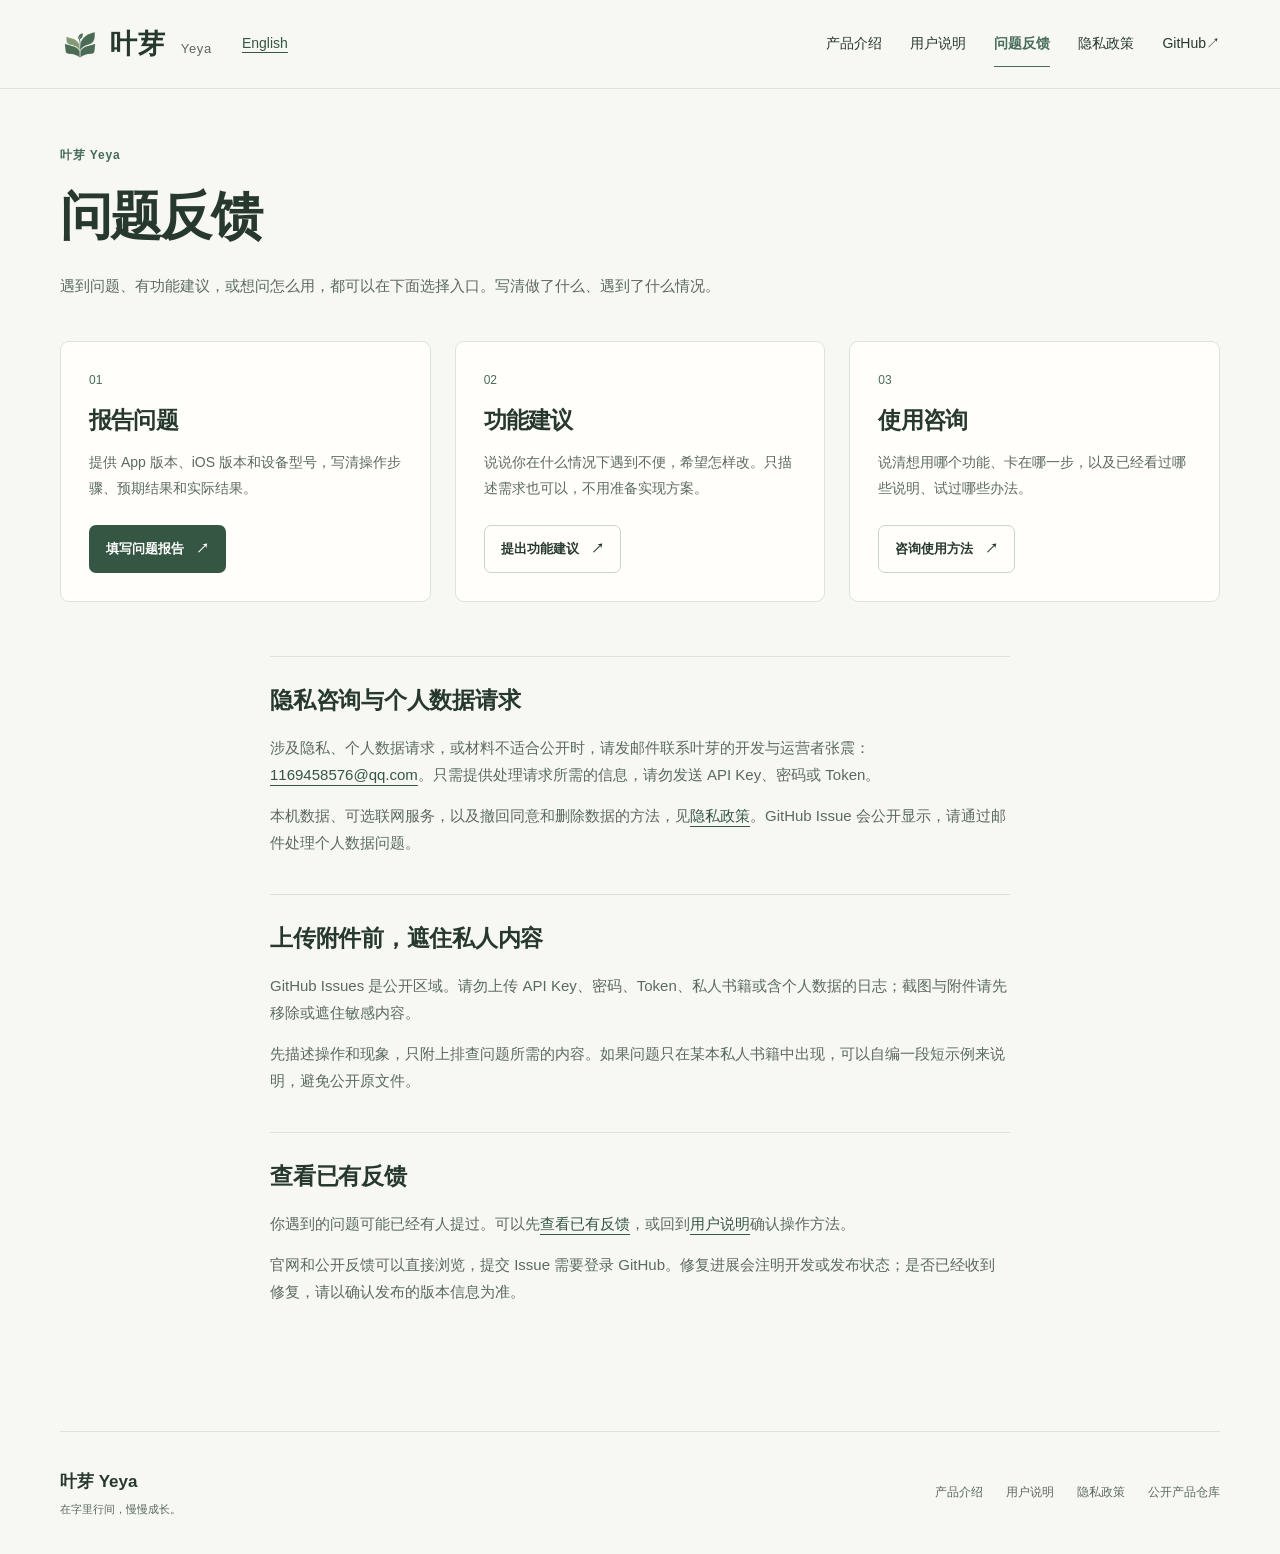
<file: docs/feedback.html>
<!doctype html>
<html lang="zh-CN">
<head>
  <meta charset="utf-8">
  <meta name="viewport" content="width=device-width, initial-scale=1">
  <meta name="description" content="叶芽 Yeya 的问题反馈与支持入口：公开报告问题、提出建议或咨询使用方法；隐私与个人数据请求请使用私下联系邮箱。">
  <link rel="alternate" hreflang="zh-CN" href="https://yeya-dev.github.io/yeya/feedback.html">
  <link rel="alternate" hreflang="en" href="https://yeya-dev.github.io/yeya/en/feedback.html">
  <meta name="theme-color" content="#476d59">
  <title>问题反馈与支持 · 叶芽 Yeya</title>
  <link rel="icon" href="assets/yeya-icon.png" type="image/png">
  <link rel="stylesheet" href="assets/site.css?v=20261120">
  <script src="assets/site.js?v=20261120" defer></script>
</head>
<body>
  <a class="skip-link" href="#main">跳到主要内容</a>
  <header class="site-header"><div class="header-inner wrap"><a class="brand" href="index.html" aria-label="叶芽 Yeya 首页"><img src="assets/yeya-logo.png" width="40" height="40" alt=""><span>叶芽 <small>Yeya</small></span></a><a class="language-link" href="en/feedback.html" hreflang="en" lang="en">English</a><button class="menu-toggle" type="button" aria-expanded="false" aria-controls="main-nav"><span>菜单</span><span class="menu-lines" aria-hidden="true"></span></button><nav id="main-nav" aria-label="主导航"><a href="index.html">产品介绍</a><a href="guide.html">用户说明</a><a href="feedback.html" aria-current="page">问题反馈</a><a href="privacy.html">隐私政策</a><a href="https://github.com/Yeya-dev/yeya">GitHub <span aria-hidden="true">↗</span></a></nav></div></header>
  <main id="main" class="document wrap">
    <header class="document-heading"><p class="eyebrow">叶芽 Yeya</p><h1>问题反馈</h1><p>遇到问题、有功能建议，或想问怎么用，都可以在下面选择入口。写清做了什么、遇到了什么情况。</p></header>
    <div class="feedback-options"><article><span class="number">01</span><h2>报告问题</h2><p>提供 App 版本、iOS 版本和设备型号，写清操作步骤、预期结果和实际结果。</p><a class="button primary" href="https://github.com/Yeya-dev/yeya/issues/new?template=bug_report.yml">填写问题报告 <span aria-hidden="true">↗</span></a></article><article><span class="number">02</span><h2>功能建议</h2><p>说说你在什么情况下遇到不便，希望怎样改。只描述需求也可以，不用准备实现方案。</p><a class="button secondary" href="https://github.com/Yeya-dev/yeya/issues/new?template=feature_request.yml">提出功能建议 <span aria-hidden="true">↗</span></a></article><article><span class="number">03</span><h2>使用咨询</h2><p>说清想用哪个功能、卡在哪一步，以及已经看过哪些说明、试过哪些办法。</p><a class="button secondary" href="https://github.com/Yeya-dev/yeya/issues/new?template=question.yml">咨询使用方法 <span aria-hidden="true">↗</span></a></article></div>
    <div class="feedback-guidance prose"><section id="private-contact"><h2>隐私咨询与个人数据请求</h2><p>涉及隐私、个人数据请求，或材料不适合公开时，请发邮件联系叶芽的开发与运营者张震：<a href="mailto:1169458576@qq.com">1169458576@qq.com</a>。只需提供处理请求所需的信息，请勿发送 API Key、密码或 Token。</p><p>本机数据、可选联网服务，以及撤回同意和删除数据的方法，见<a href="privacy.html">隐私政策</a>。GitHub Issue 会公开显示，请通过邮件处理个人数据问题。</p></section><section><h2>上传附件前，遮住私人内容</h2><p>GitHub Issues 是公开区域。请勿上传 API Key、密码、Token、私人书籍或含个人数据的日志；截图与附件请先移除或遮住敏感内容。</p><p>先描述操作和现象，只附上排查问题所需的内容。如果问题只在某本私人书籍中出现，可以自编一段短示例来说明，避免公开原文件。</p></section><section><h2>查看已有反馈</h2><p>你遇到的问题可能已经有人提过。可以先<a href="https://github.com/Yeya-dev/yeya/issues">查看已有反馈</a>，或回到<a href="guide.html">用户说明</a>确认操作方法。</p><p>官网和公开反馈可以直接浏览，提交 Issue 需要登录 GitHub。修复进展会注明开发或发布状态；是否已经收到修复，请以确认发布的版本信息为准。</p></section></div>
  </main>
  <footer class="site-footer wrap"><div class="footer-brand"><strong>叶芽 Yeya</strong><span>在字里行间，慢慢成长。</span></div><div><a href="index.html">产品介绍</a><a href="guide.html">用户说明</a><a href="privacy.html">隐私政策</a><a href="https://github.com/Yeya-dev/yeya">公开产品仓库</a></div></footer>
</body>
</html>
</file>
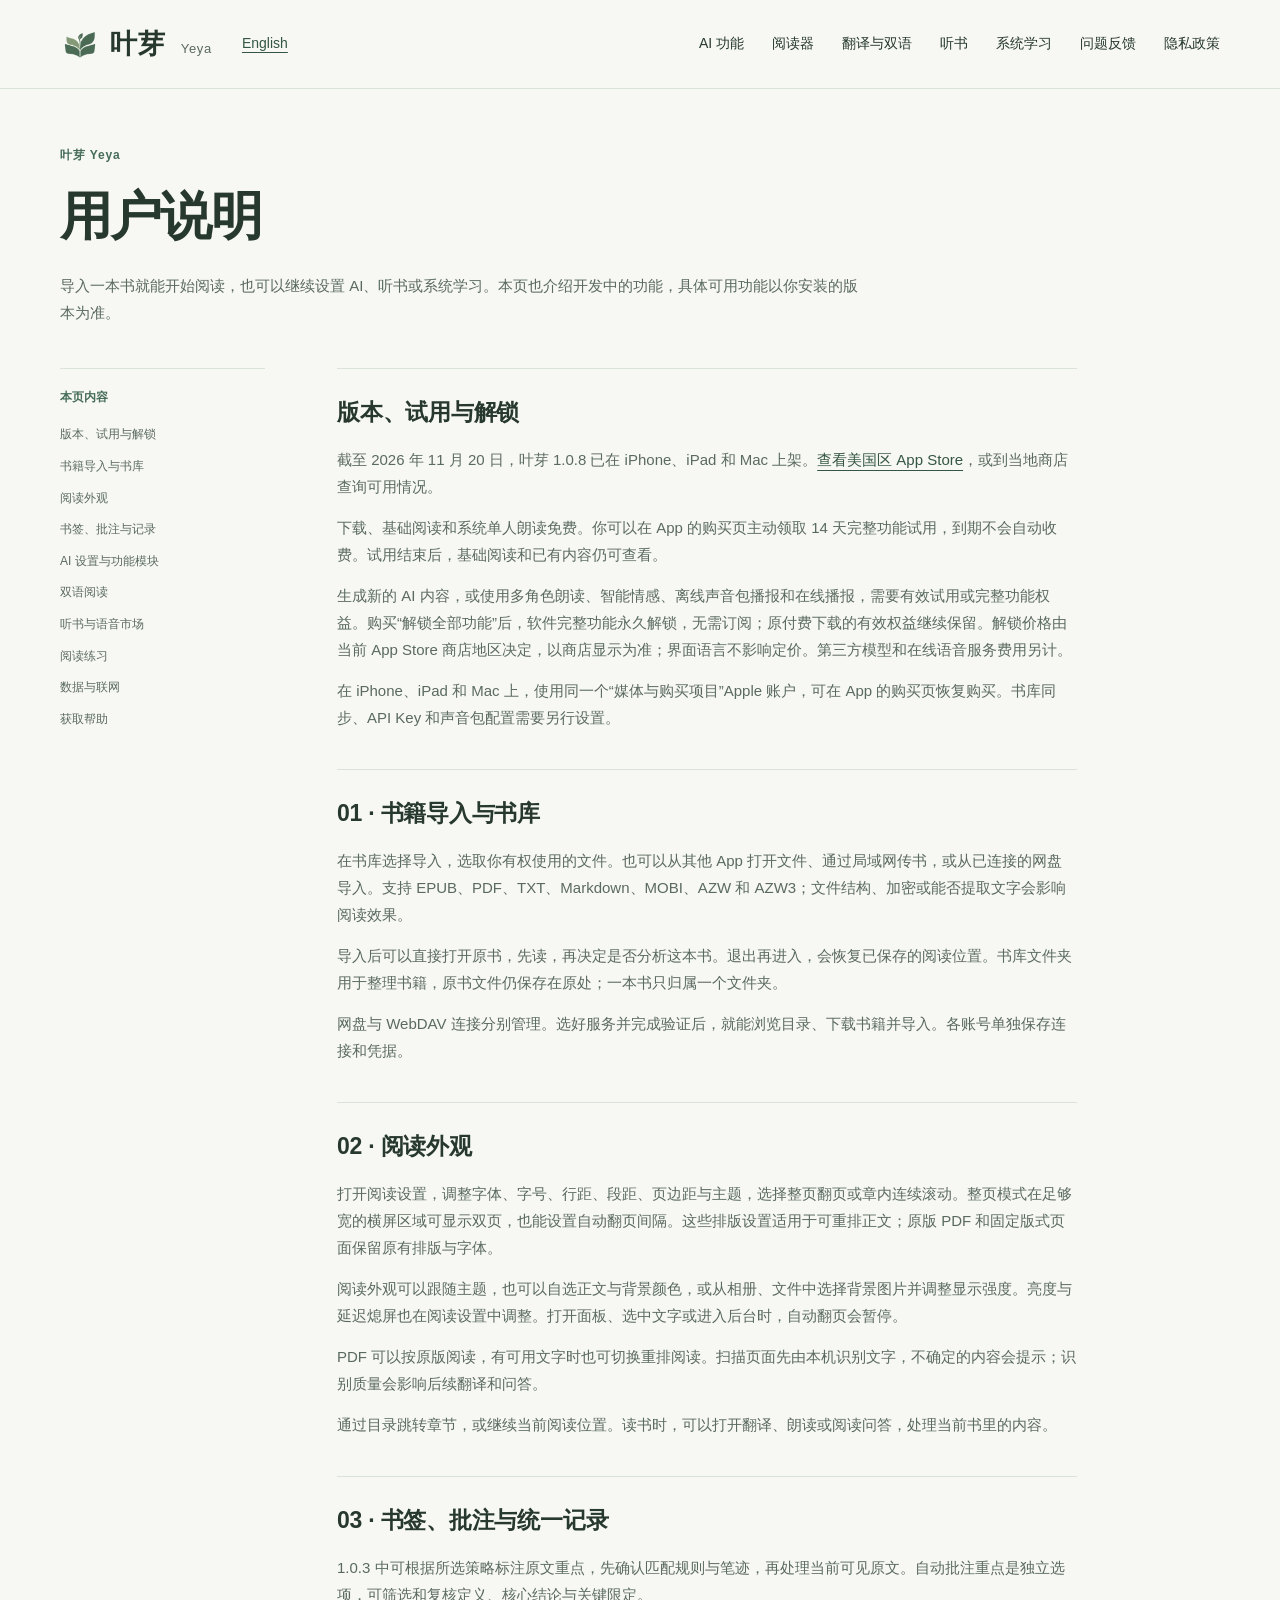
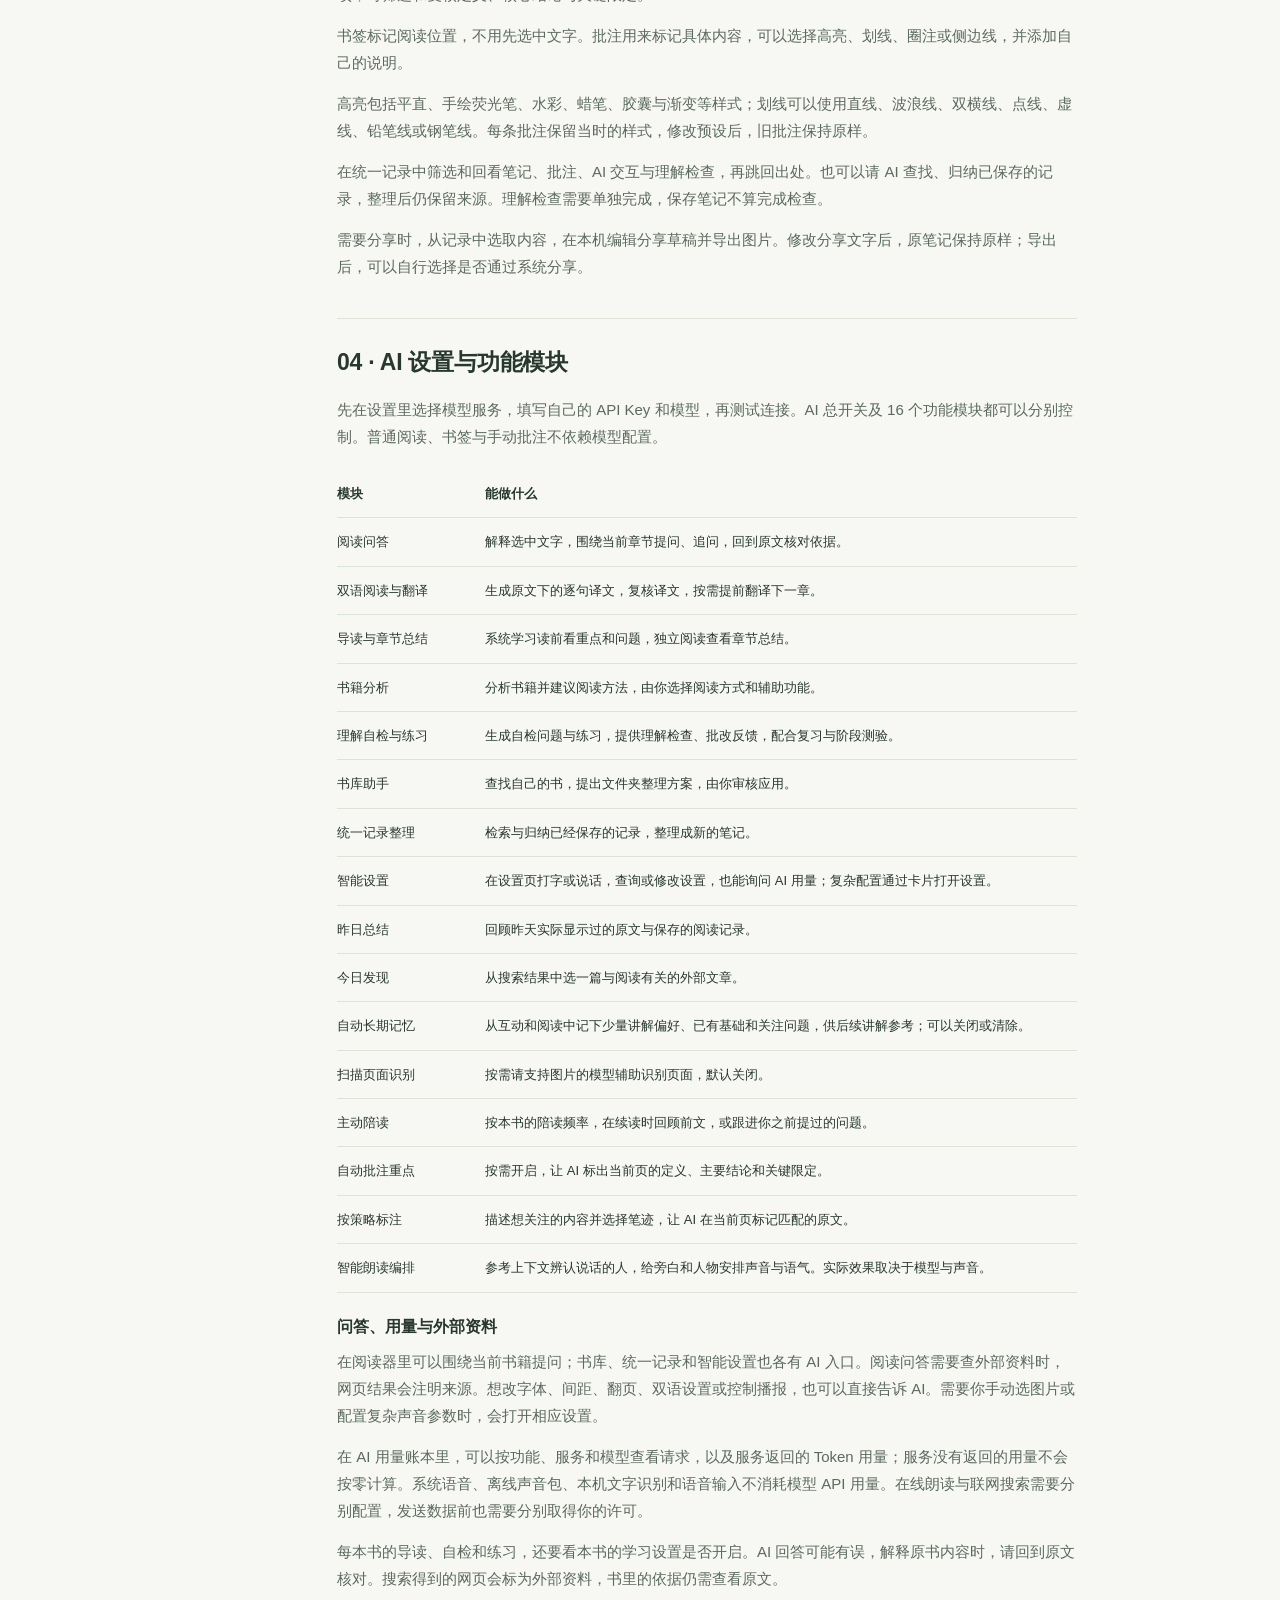
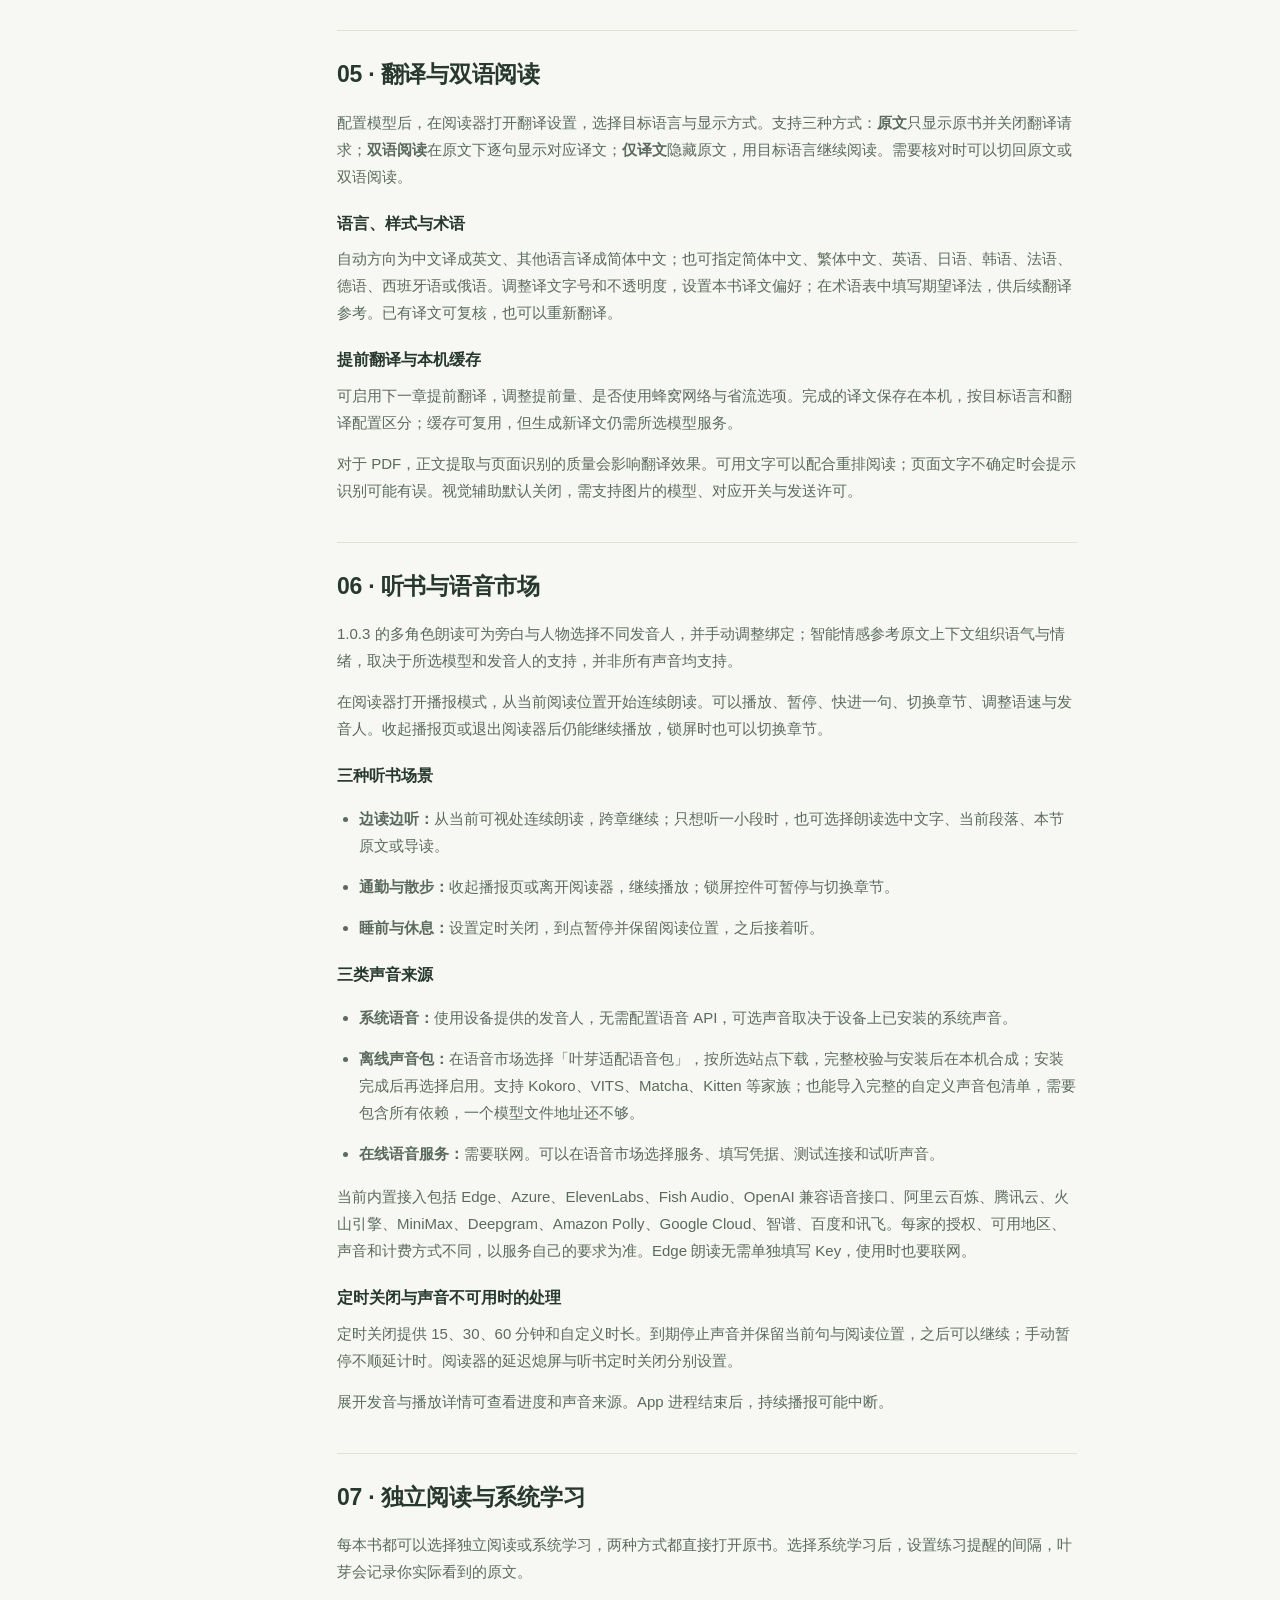
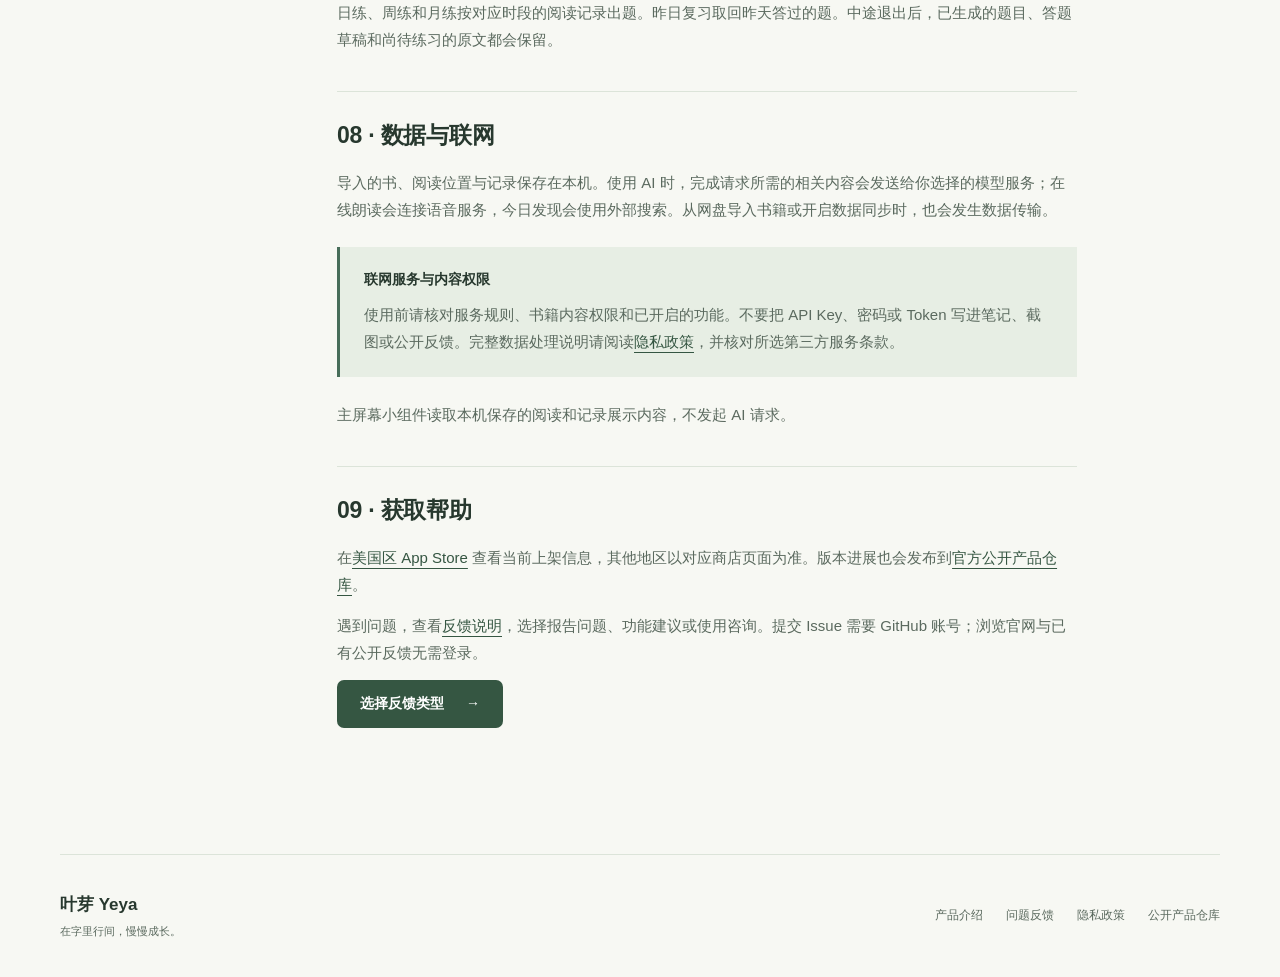
<file: docs/guide.html>
<!doctype html>
<html lang="zh-CN">
<head>
  <meta charset="utf-8">
  <meta name="viewport" content="width=device-width, initial-scale=1">
  <meta name="description" content="叶芽 Yeya 使用说明：书籍导入、阅读外观、批注、AI 功能、双语阅读、听书、语音市场与阅读练习。">
  <link rel="alternate" hreflang="zh-CN" href="https://yeya-dev.github.io/yeya/guide.html">
  <link rel="alternate" hreflang="en" href="https://yeya-dev.github.io/yeya/en/guide.html">
  <meta name="theme-color" content="#476d59">
  <title>用户说明 · 叶芽 Yeya</title>
  <link rel="icon" href="assets/yeya-icon.png" type="image/png">
  <link rel="stylesheet" href="assets/site.css?v=20261120">
  <script src="assets/site.js?v=20261120" defer></script>
</head>
<body>
  <a class="skip-link" href="#main">跳到主要内容</a>
  <header class="site-header"><div class="header-inner wrap"><a class="brand" href="index.html" aria-label="叶芽 Yeya 首页"><img src="assets/yeya-logo.png" width="40" height="40" alt=""><span>叶芽 <small>Yeya</small></span></a><a class="language-link" href="en/guide.html" hreflang="en" lang="en">English</a><button class="menu-toggle" type="button" aria-expanded="false" aria-controls="main-nav"><span>菜单</span><span class="menu-lines" aria-hidden="true"></span></button><nav id="main-nav" aria-label="主导航"><a href="index.html#ai">AI 功能</a><a href="index.html#reader">阅读器</a><a href="index.html#translation">翻译与双语</a><a href="index.html#listening">听书</a><a href="index.html#study">系统学习</a><a href="feedback.html">问题反馈</a><a href="privacy.html">隐私政策</a></nav></div></header>
  <main id="main" class="document wrap">
    <header class="document-heading"><p class="eyebrow">叶芽 Yeya</p><h1>用户说明</h1><p>导入一本书就能开始阅读，也可以继续设置 AI、听书或系统学习。本页也介绍开发中的功能，具体可用功能以你安装的版本为准。</p></header>
    <div class="document-layout"><aside class="contents" aria-label="本页目录"><strong>本页内容</strong><a href="#access">版本、试用与解锁</a><a href="#start">书籍导入与书库</a><a href="#reader">阅读外观</a><a href="#records">书签、批注与记录</a><a href="#ai">AI 设置与功能模块</a><a href="#translation">双语阅读</a><a href="#listening">听书与语音市场</a><a href="#study">阅读练习</a><a href="#data">数据与联网</a><a href="#help">获取帮助</a></aside><div class="prose">
      <section id="access"><h2>版本、试用与解锁</h2><p>截至 2026 年 11 月 20 日，叶芽 1.0.8 已在 iPhone、iPad 和 Mac 上架。<a href="https://apps.apple.com/us/app/id6822345623">查看美国区 App Store</a>，或到当地商店查询可用情况。</p><p>下载、基础阅读和系统单人朗读免费。你可以在 App 的购买页主动领取 14 天完整功能试用，到期不会自动收费。试用结束后，基础阅读和已有内容仍可查看。</p><p>生成新的 AI 内容，或使用多角色朗读、智能情感、离线声音包播报和在线播报，需要有效试用或完整功能权益。购买“解锁全部功能”后，软件完整功能永久解锁，无需订阅；原付费下载的有效权益继续保留。解锁价格由当前 App Store 商店地区决定，以商店显示为准；界面语言不影响定价。第三方模型和在线语音服务费用另计。</p><p>在 iPhone、iPad 和 Mac 上，使用同一个“媒体与购买项目”Apple 账户，可在 App 的购买页恢复购买。书库同步、API Key 和声音包配置需要另行设置。</p></section>
      <section id="start"><h2>01 · 书籍导入与书库</h2><p>在书库选择导入，选取你有权使用的文件。也可以从其他 App 打开文件、通过局域网传书，或从已连接的网盘导入。支持 EPUB、PDF、TXT、Markdown、MOBI、AZW 和 AZW3；文件结构、加密或能否提取文字会影响阅读效果。</p><p>导入后可以直接打开原书，先读，再决定是否分析这本书。退出再进入，会恢复已保存的阅读位置。书库文件夹用于整理书籍，原书文件仍保存在原处；一本书只归属一个文件夹。</p><p>网盘与 WebDAV 连接分别管理。选好服务并完成验证后，就能浏览目录、下载书籍并导入。各账号单独保存连接和凭据。</p></section>
      <section id="reader"><h2>02 · 阅读外观</h2><p>打开阅读设置，调整字体、字号、行距、段距、页边距与主题，选择整页翻页或章内连续滚动。整页模式在足够宽的横屏区域可显示双页，也能设置自动翻页间隔。这些排版设置适用于可重排正文；原版 PDF 和固定版式页面保留原有排版与字体。</p><p>阅读外观可以跟随主题，也可以自选正文与背景颜色，或从相册、文件中选择背景图片并调整显示强度。亮度与延迟熄屏也在阅读设置中调整。打开面板、选中文字或进入后台时，自动翻页会暂停。</p><p>PDF 可以按原版阅读，有可用文字时也可切换重排阅读。扫描页面先由本机识别文字，不确定的内容会提示；识别质量会影响后续翻译和问答。</p><p>通过目录跳转章节，或继续当前阅读位置。读书时，可以打开翻译、朗读或阅读问答，处理当前书里的内容。</p></section>
      <section id="records"><h2>03 · 书签、批注与统一记录</h2><p>1.0.3 中可根据所选策略标注原文重点，先确认匹配规则与笔迹，再处理当前可见原文。自动批注重点是独立选项，可筛选和复核定义、核心结论与关键限定。</p><p>书签标记阅读位置，不用先选中文字。批注用来标记具体内容，可以选择高亮、划线、圈注或侧边线，并添加自己的说明。</p><p>高亮包括平直、手绘荧光笔、水彩、蜡笔、胶囊与渐变等样式；划线可以使用直线、波浪线、双横线、点线、虚线、铅笔线或钢笔线。每条批注保留当时的样式，修改预设后，旧批注保持原样。</p><p>在统一记录中筛选和回看笔记、批注、AI 交互与理解检查，再跳回出处。也可以请 AI 查找、归纳已保存的记录，整理后仍保留来源。理解检查需要单独完成，保存笔记不算完成检查。</p><p>需要分享时，从记录中选取内容，在本机编辑分享草稿并导出图片。修改分享文字后，原笔记保持原样；导出后，可以自行选择是否通过系统分享。</p></section>
      <section id="ai"><h2>04 · AI 设置与功能模块</h2><p>先在设置里选择模型服务，填写自己的 API Key 和模型，再测试连接。AI 总开关及 16 个功能模块都可以分别控制。普通阅读、书签与手动批注不依赖模型配置。</p><table><thead><tr><th>模块</th><th>能做什么</th></tr></thead><tbody>
        <tr><td>阅读问答</td><td>解释选中文字，围绕当前章节提问、追问，回到原文核对依据。</td></tr>
        <tr><td>双语阅读与翻译</td><td>生成原文下的逐句译文，复核译文，按需提前翻译下一章。</td></tr>
        <tr><td>导读与章节总结</td><td>系统学习读前看重点和问题，独立阅读查看章节总结。</td></tr>
        <tr><td>书籍分析</td><td>分析书籍并建议阅读方法，由你选择阅读方式和辅助功能。</td></tr>
        <tr><td>理解自检与练习</td><td>生成自检问题与练习，提供理解检查、批改反馈，配合复习与阶段测验。</td></tr>
        <tr><td>书库助手</td><td>查找自己的书，提出文件夹整理方案，由你审核应用。</td></tr>
        <tr><td>统一记录整理</td><td>检索与归纳已经保存的记录，整理成新的笔记。</td></tr>
        <tr><td>智能设置</td><td>在设置页打字或说话，查询或修改设置，也能询问 AI 用量；复杂配置通过卡片打开设置。</td></tr>
        <tr><td>昨日总结</td><td>回顾昨天实际显示过的原文与保存的阅读记录。</td></tr>
        <tr><td>今日发现</td><td>从搜索结果中选一篇与阅读有关的外部文章。</td></tr>
        <tr><td>自动长期记忆</td><td>从互动和阅读中记下少量讲解偏好、已有基础和关注问题，供后续讲解参考；可以关闭或清除。</td></tr>
        <tr><td>扫描页面识别</td><td>按需请支持图片的模型辅助识别页面，默认关闭。</td></tr>
              <tr><td>主动陪读</td><td>按本书的陪读频率，在续读时回顾前文，或跟进你之前提过的问题。</td></tr>
        <tr><td>自动批注重点</td><td>按需开启，让 AI 标出当前页的定义、主要结论和关键限定。</td></tr>
        <tr><td>按策略标注</td><td>描述想关注的内容并选择笔迹，让 AI 在当前页标记匹配的原文。</td></tr>
        <tr><td>智能朗读编排</td><td>参考上下文辨认说话的人，给旁白和人物安排声音与语气。实际效果取决于模型与声音。</td></tr>
      </tbody></table><h3>问答、用量与外部资料</h3><p>在阅读器里可以围绕当前书籍提问；书库、统一记录和智能设置也各有 AI 入口。阅读问答需要查外部资料时，网页结果会注明来源。想改字体、间距、翻页、双语设置或控制播报，也可以直接告诉 AI。需要你手动选图片或配置复杂声音参数时，会打开相应设置。</p><p>在 AI 用量账本里，可以按功能、服务和模型查看请求，以及服务返回的 Token 用量；服务没有返回的用量不会按零计算。系统语音、离线声音包、本机文字识别和语音输入不消耗模型 API 用量。在线朗读与联网搜索需要分别配置，发送数据前也需要分别取得你的许可。</p><p>每本书的导读、自检和练习，还要看本书的学习设置是否开启。AI 回答可能有误，解释原书内容时，请回到原文核对。搜索得到的网页会标为外部资料，书里的依据仍需查看原文。</p></section>
      <section id="translation"><h2>05 · 翻译与双语阅读</h2><p>配置模型后，在阅读器打开翻译设置，选择目标语言与显示方式。支持三种方式：<strong>原文</strong>只显示原书并关闭翻译请求；<strong>双语阅读</strong>在原文下逐句显示对应译文；<strong>仅译文</strong>隐藏原文，用目标语言继续阅读。需要核对时可以切回原文或双语阅读。</p><h3>语言、样式与术语</h3><p>自动方向为中文译成英文、其他语言译成简体中文；也可指定简体中文、繁体中文、英语、日语、韩语、法语、德语、西班牙语或俄语。调整译文字号和不透明度，设置本书译文偏好；在术语表中填写期望译法，供后续翻译参考。已有译文可复核，也可以重新翻译。</p><h3>提前翻译与本机缓存</h3><p>可启用下一章提前翻译，调整提前量、是否使用蜂窝网络与省流选项。完成的译文保存在本机，按目标语言和翻译配置区分；缓存可复用，但生成新译文仍需所选模型服务。</p><p>对于 PDF，正文提取与页面识别的质量会影响翻译效果。可用文字可以配合重排阅读；页面文字不确定时会提示识别可能有误。视觉辅助默认关闭，需支持图片的模型、对应开关与发送许可。</p></section>
      <section id="listening"><h2>06 · 听书与语音市场</h2><p>1.0.3 的多角色朗读可为旁白与人物选择不同发音人，并手动调整绑定；智能情感参考原文上下文组织语气与情绪，取决于所选模型和发音人的支持，并非所有声音均支持。</p><p>在阅读器打开播报模式，从当前阅读位置开始连续朗读。可以播放、暂停、快进一句、切换章节、调整语速与发音人。收起播报页或退出阅读器后仍能继续播放，锁屏时也可以切换章节。</p><h3>三种听书场景</h3><ul><li><strong>边读边听：</strong>从当前可视处连续朗读，跨章继续；只想听一小段时，也可选择朗读选中文字、当前段落、本节原文或导读。</li><li><strong>通勤与散步：</strong>收起播报页或离开阅读器，继续播放；锁屏控件可暂停与切换章节。</li><li><strong>睡前与休息：</strong>设置定时关闭，到点暂停并保留阅读位置，之后接着听。</li></ul><h3>三类声音来源</h3><ul><li><strong>系统语音：</strong>使用设备提供的发音人，无需配置语音 API，可选声音取决于设备上已安装的系统声音。</li><li><strong>离线声音包：</strong>在语音市场选择「叶芽适配语音包」，按所选站点下载，完整校验与安装后在本机合成；安装完成后再选择启用。支持 Kokoro、VITS、Matcha、Kitten 等家族；也能导入完整的自定义声音包清单，需要包含所有依赖，一个模型文件地址还不够。</li><li><strong>在线语音服务：</strong>需要联网。可以在语音市场选择服务、填写凭据、测试连接和试听声音。</li></ul><p>当前内置接入包括 Edge、Azure、ElevenLabs、Fish Audio、OpenAI 兼容语音接口、阿里云百炼、腾讯云、火山引擎、MiniMax、Deepgram、Amazon Polly、Google Cloud、智谱、百度和讯飞。每家的授权、可用地区、声音和计费方式不同，以服务自己的要求为准。Edge 朗读无需单独填写 Key，使用时也要联网。</p><h3>定时关闭与声音不可用时的处理</h3><p>定时关闭提供 15、30、60 分钟和自定义时长。到期停止声音并保留当前句与阅读位置，之后可以继续；手动暂停不顺延计时。阅读器的延迟熄屏与听书定时关闭分别设置。</p><p>展开发音与播放详情可查看进度和声音来源。App 进程结束后，持续播报可能中断。</p></section>
      <section id="study"><h2>07 · 独立阅读与系统学习</h2><p>每本书都可以选择独立阅读或系统学习，两种方式都直接打开原书。选择系统学习后，设置练习提醒的间隔，叶芽会记录你实际看到的原文。</p><p>日练、周练和月练按对应时段的阅读记录出题。昨日复习取回昨天答过的题。中途退出后，已生成的题目、答题草稿和尚待练习的原文都会保留。</p></section>
      <section id="data"><h2>08 · 数据与联网</h2><p>导入的书、阅读位置与记录保存在本机。使用 AI 时，完成请求所需的相关内容会发送给你选择的模型服务；在线朗读会连接语音服务，今日发现会使用外部搜索。从网盘导入书籍或开启数据同步时，也会发生数据传输。</p><div class="notice"><strong>联网服务与内容权限</strong><p>使用前请核对服务规则、书籍内容权限和已开启的功能。不要把 API Key、密码或 Token 写进笔记、截图或公开反馈。完整数据处理说明请阅读<a href="privacy.html">隐私政策</a>，并核对所选第三方服务条款。</p></div><p>主屏幕小组件读取本机保存的阅读和记录展示内容，不发起 AI 请求。</p></section>
      <section id="help"><h2>09 · 获取帮助</h2><p>在<a href="https://apps.apple.com/us/app/id6822345623">美国区 App Store</a> 查看当前上架信息，其他地区以对应商店页面为准。版本进展也会发布到<a href="https://github.com/Yeya-dev/yeya">官方公开产品仓库</a>。</p><p>遇到问题，查看<a href="feedback.html">反馈说明</a>，选择报告问题、功能建议或使用咨询。提交 Issue 需要 GitHub 账号；浏览官网与已有公开反馈无需登录。</p><a class="button primary" href="feedback.html">选择反馈类型 <span aria-hidden="true">→</span></a></section>
    </div></div>
  </main>
  <footer class="site-footer wrap"><div class="footer-brand"><strong>叶芽 Yeya</strong><span>在字里行间，慢慢成长。</span></div><div><a href="index.html">产品介绍</a><a href="feedback.html">问题反馈</a><a href="privacy.html">隐私政策</a><a href="https://github.com/Yeya-dev/yeya">公开产品仓库</a></div></footer>
</body>
</html>
</file>
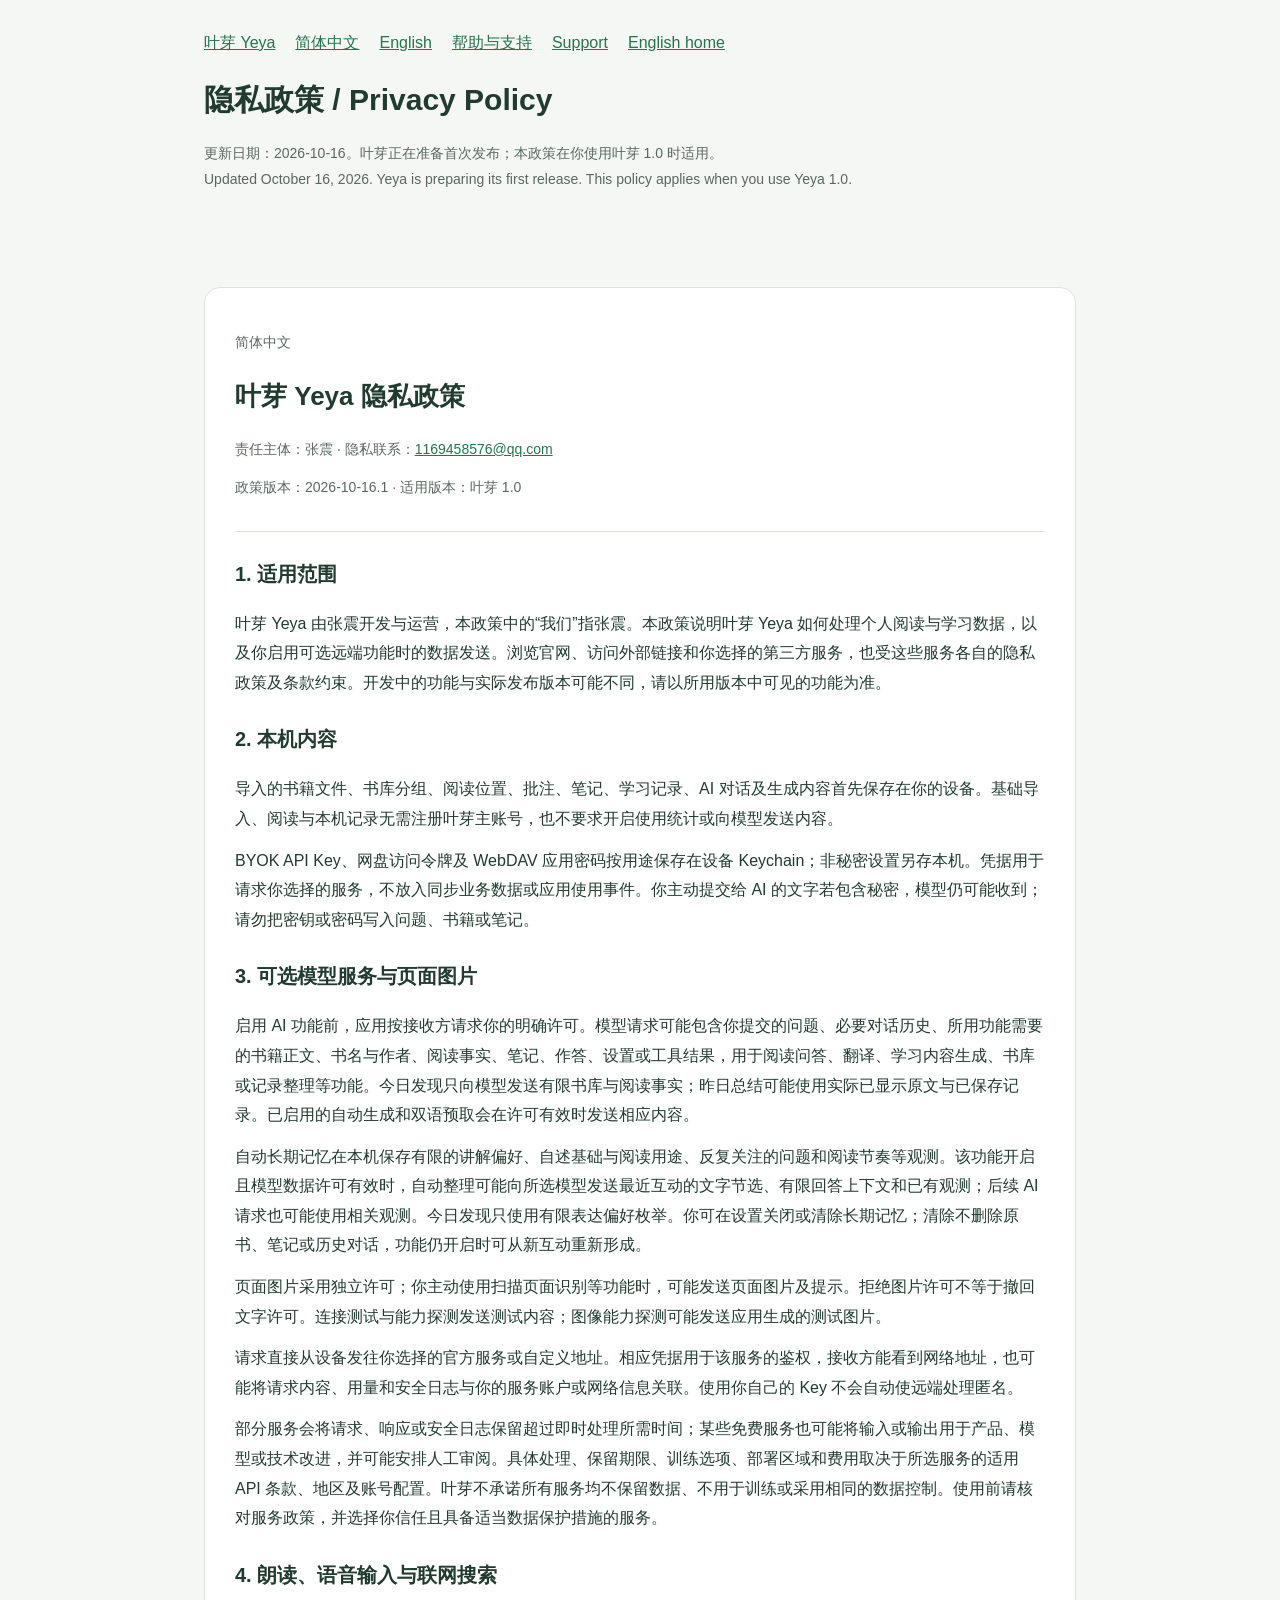
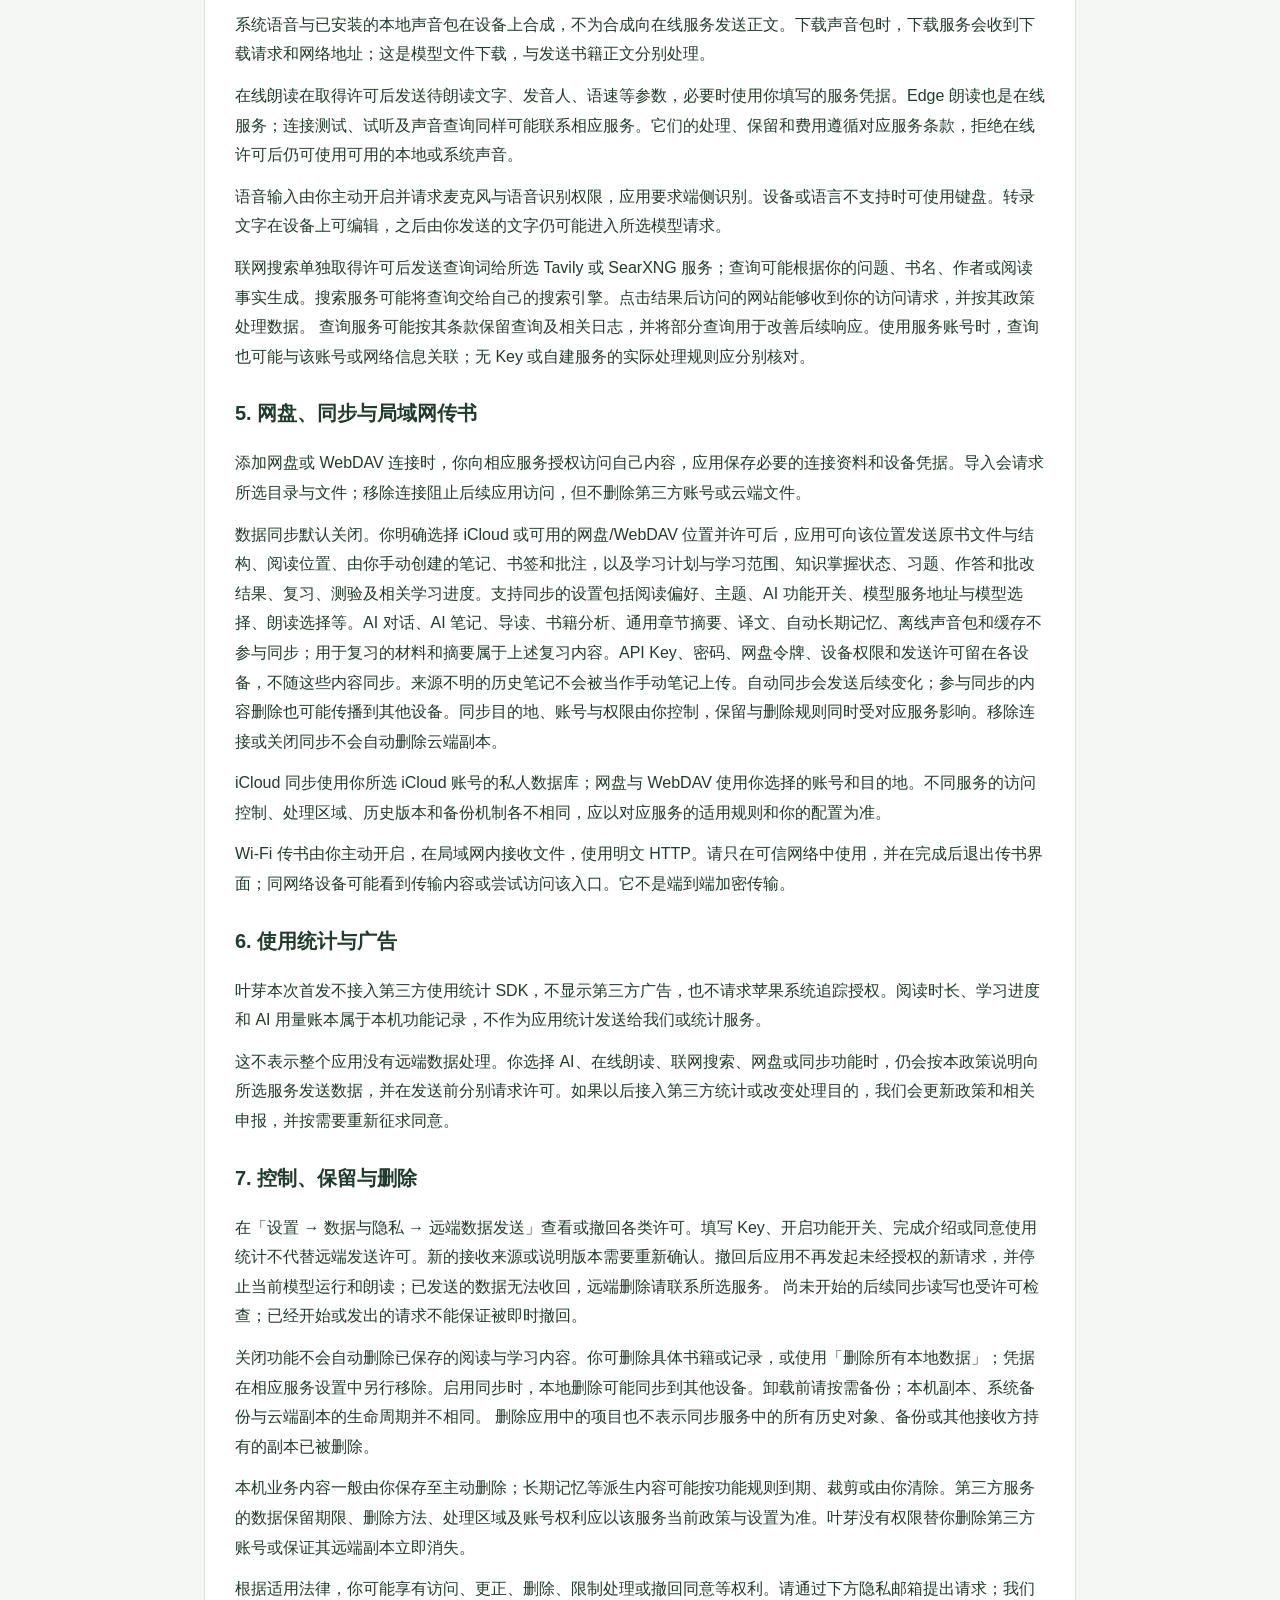
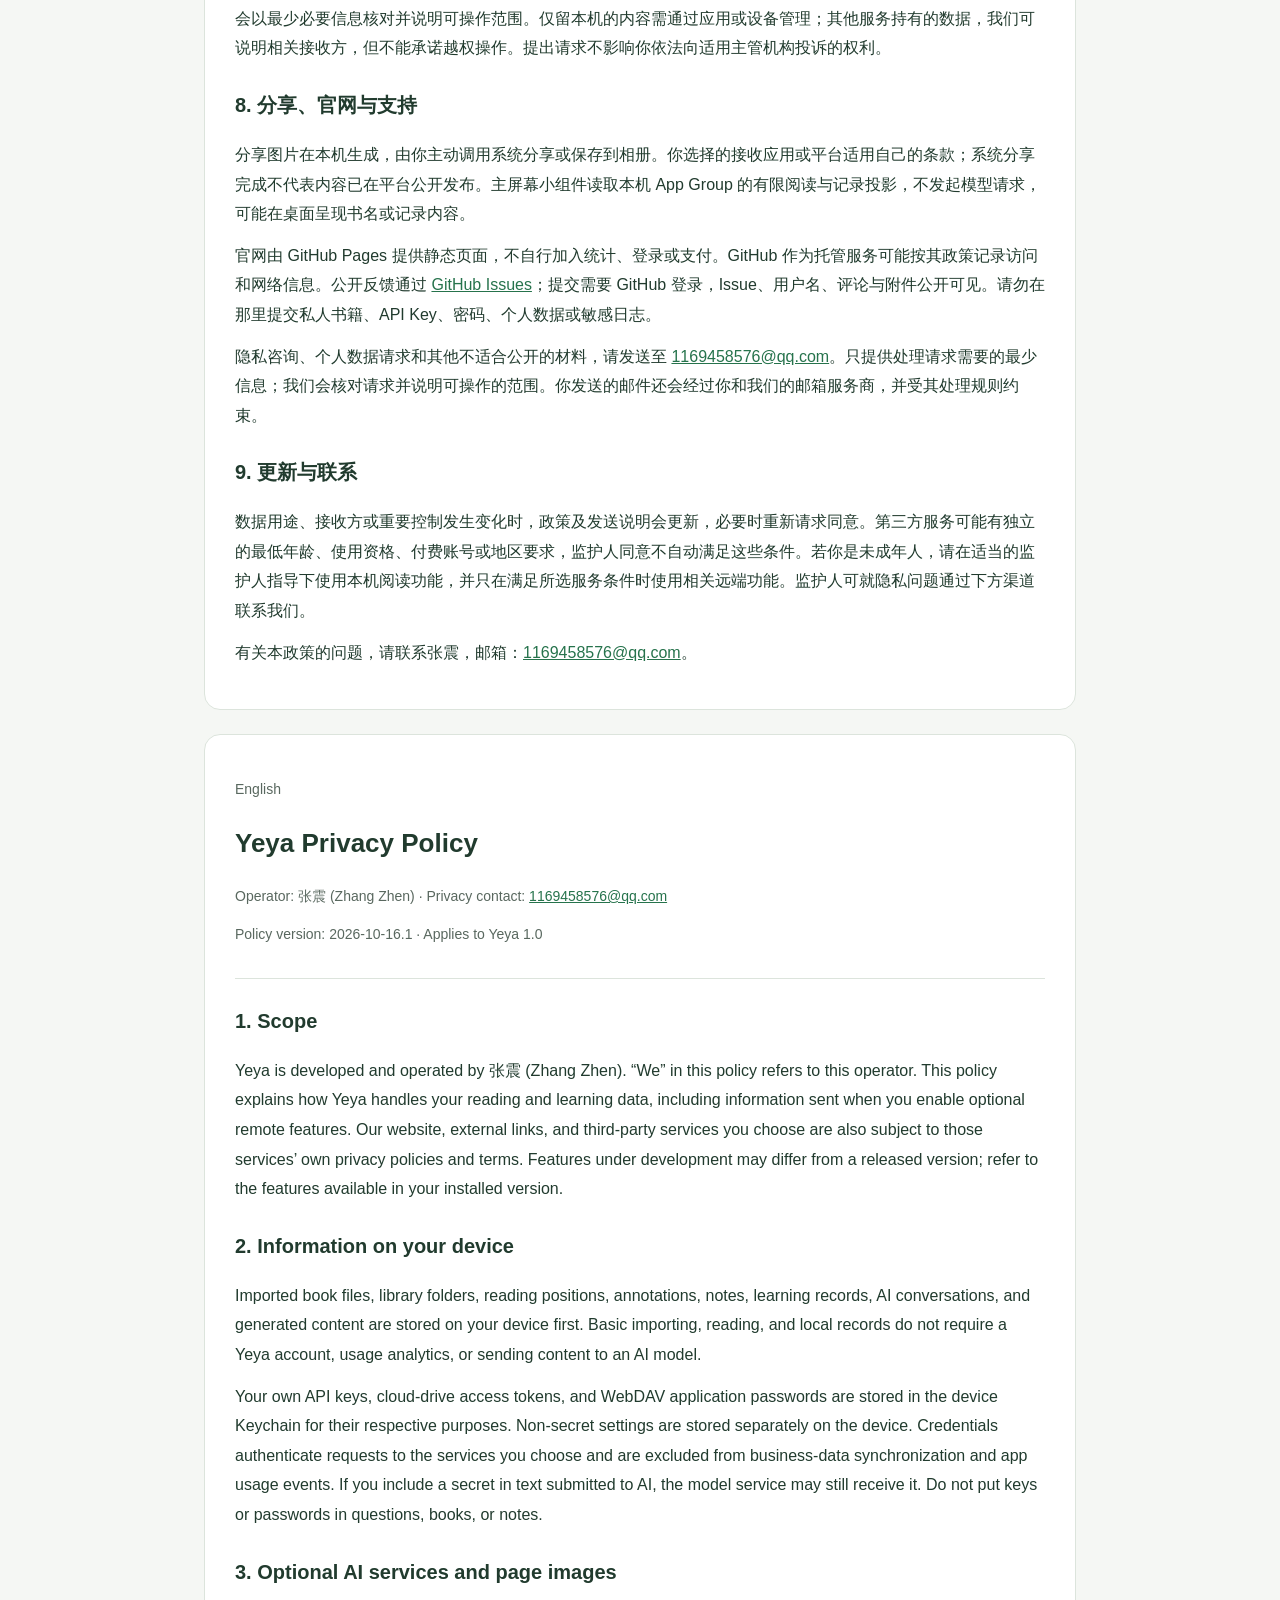
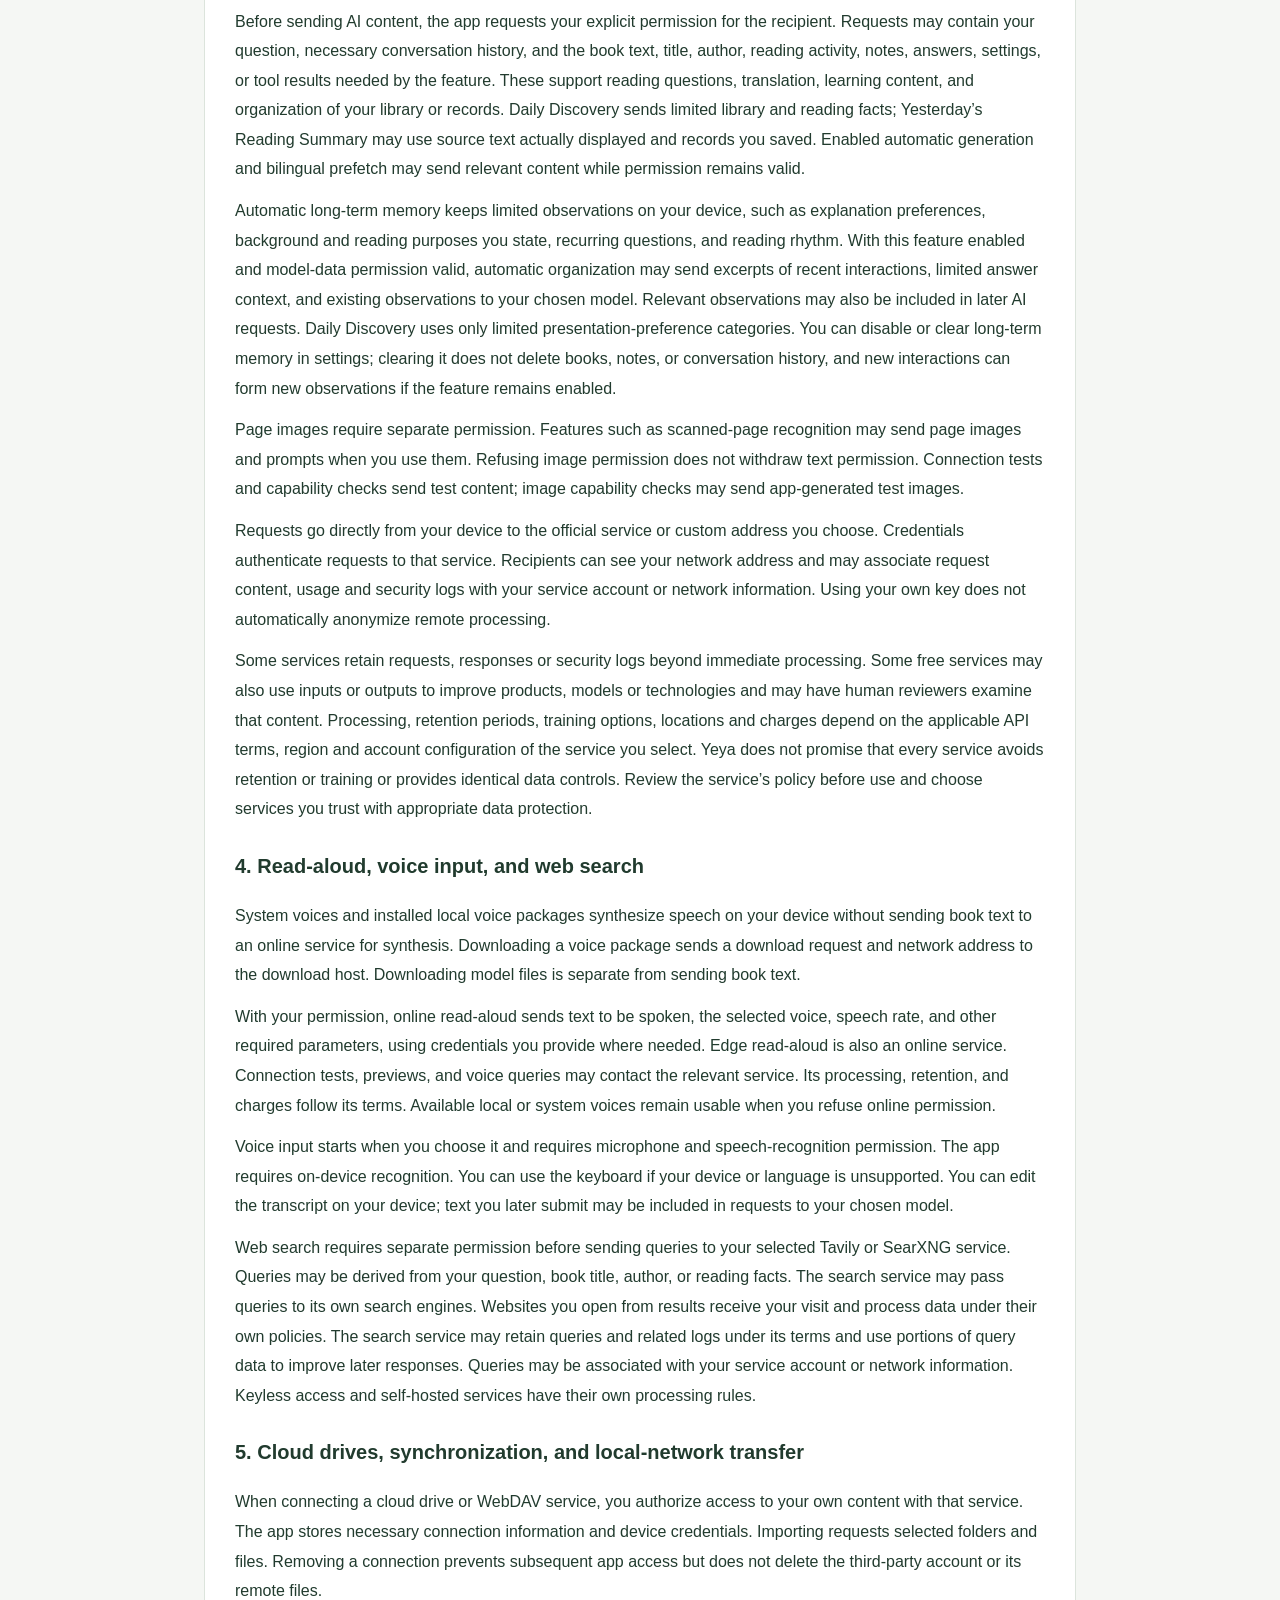
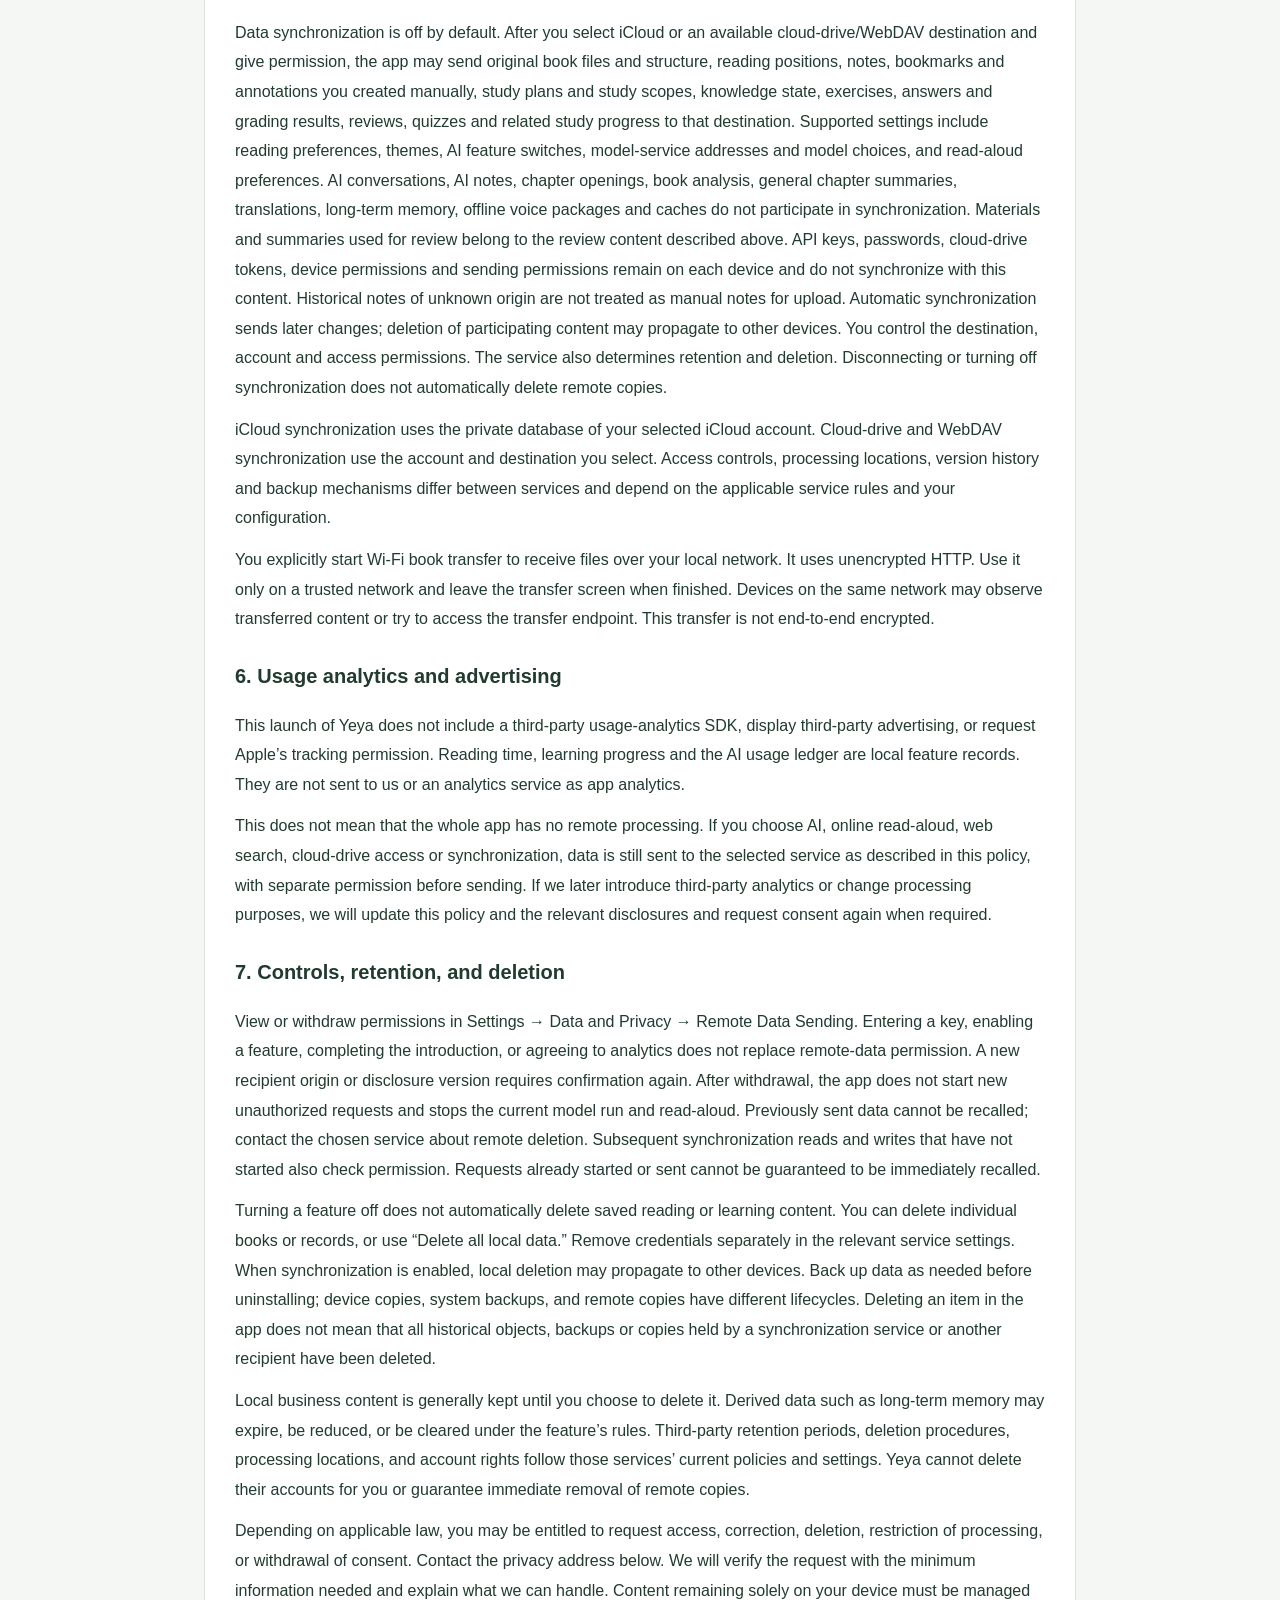
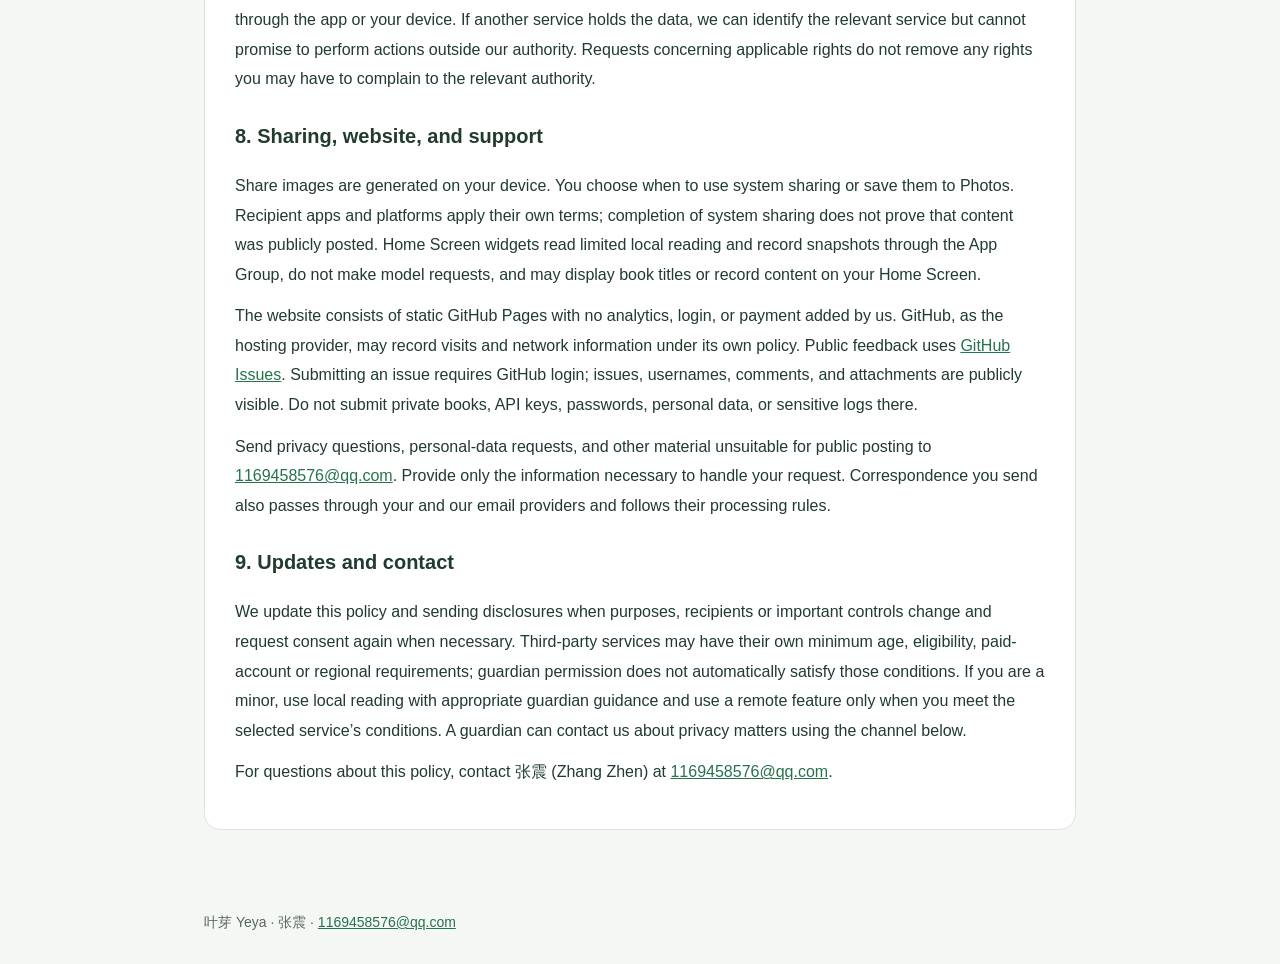
<file: docs/privacy.html>
<!doctype html>
<html lang="zh-Hans"><head><meta charset="utf-8"><meta name="viewport" content="width=device-width,initial-scale=1"><meta name="description" content="叶芽 Yeya 隐私政策：本机阅读、可选 AI 与语音、搜索、同步及你的数据选择。"><title>隐私政策 · 叶芽 Yeya</title><style>:root{color-scheme:light dark;--bg:#f5f7f4;--paper:#fff;--text:#213b2e;--muted:#59685f;--line:#dce4dc;--accent:#26734c}*{box-sizing:border-box}body{margin:0;background:var(--bg);color:var(--text);font:16px/1.85 -apple-system,BlinkMacSystemFont,"Segoe UI",sans-serif}header.page,main,footer{max-width:920px;margin:auto;padding:28px 24px}a{color:var(--accent);overflow-wrap:anywhere}nav{display:flex;gap:20px;flex-wrap:wrap}.notice{color:var(--muted);font-size:14px}.policy{padding:30px;background:var(--paper);border:1px solid var(--line);border-radius:16px;margin:24px 0;overflow-wrap:anywhere}.policy-heading{border-bottom:1px solid var(--line);padding-bottom:18px;margin-bottom:26px}.language-label,.identity,.policy-status{color:var(--muted);font-size:14px}h1,h2,h3{line-height:1.45}h1{font-size:30px}h2{font-size:26px}h3{font-size:20px;margin-top:28px}.policy p{margin:12px 0}.policy-section{scroll-margin-top:20px}footer{font-size:14px;color:var(--muted)}@media(max-width:600px){header.page,main,footer{padding:20px 14px}.policy{padding:22px 18px}h1{font-size:26px}}@media(prefers-color-scheme:dark){:root{--bg:#142119;--paper:#1b2b21;--text:#edf4ed;--muted:#b0c0b3;--line:#3a4c3e;--accent:#94d4a7}}@media print{body{background:white;color:black}.policy{border:0;padding:0}nav{display:none}.policy+.policy{break-before:page}a{color:inherit}}</style></head><body><header class="page"><nav><a href="./index.html">叶芽 Yeya</a><a href="#policy-zh">简体中文</a><a href="#policy-en">English</a><a href="./feedback.html">帮助与支持</a><a href="./en/feedback.html" lang="en">Support</a><a href="./en/" lang="en">English home</a></nav><h1>隐私政策 / Privacy Policy</h1><p class="notice">更新日期：2026-10-16。叶芽正在准备首次发布；本政策在你使用叶芽 1.0 时适用。<br>Updated October 16, 2026. Yeya is preparing its first release. This policy applies when you use Yeya 1.0.</p></header><main><article class="policy" data-language="zh" id="policy-zh" lang="zh-Hans"><header class="policy-heading"><p class="language-label">简体中文</p><h2>叶芽 Yeya 隐私政策</h2><p class="identity">责任主体：张震 · 隐私联系：<a href="mailto:1169458576@qq.com">1169458576@qq.com</a></p><p class="policy-status">政策版本：2026-10-16.1 · 适用版本：叶芽 1.0</p></header><section class="policy-section" id="zh-1"><h3>1. 适用范围</h3><p>叶芽 Yeya 由张震开发与运营，本政策中的“我们”指张震。本政策说明叶芽 Yeya 如何处理个人阅读与学习数据，以及你启用可选远端功能时的数据发送。浏览官网、访问外部链接和你选择的第三方服务，也受这些服务各自的隐私政策及条款约束。开发中的功能与实际发布版本可能不同，请以所用版本中可见的功能为准。</p></section><section class="policy-section" id="zh-2"><h3>2. 本机内容</h3><p>导入的书籍文件、书库分组、阅读位置、批注、笔记、学习记录、AI 对话及生成内容首先保存在你的设备。基础导入、阅读与本机记录无需注册叶芽主账号，也不要求开启使用统计或向模型发送内容。</p><p>BYOK API Key、网盘访问令牌及 WebDAV 应用密码按用途保存在设备 Keychain；非秘密设置另存本机。凭据用于请求你选择的服务，不放入同步业务数据或应用使用事件。你主动提交给 AI 的文字若包含秘密，模型仍可能收到；请勿把密钥或密码写入问题、书籍或笔记。</p></section><section class="policy-section" id="zh-3"><h3>3. 可选模型服务与页面图片</h3><p>启用 AI 功能前，应用按接收方请求你的明确许可。模型请求可能包含你提交的问题、必要对话历史、所用功能需要的书籍正文、书名与作者、阅读事实、笔记、作答、设置或工具结果，用于阅读问答、翻译、学习内容生成、书库或记录整理等功能。今日发现只向模型发送有限书库与阅读事实；昨日总结可能使用实际已显示原文与已保存记录。已启用的自动生成和双语预取会在许可有效时发送相应内容。</p><p>自动长期记忆在本机保存有限的讲解偏好、自述基础与阅读用途、反复关注的问题和阅读节奏等观测。该功能开启且模型数据许可有效时，自动整理可能向所选模型发送最近互动的文字节选、有限回答上下文和已有观测；后续 AI 请求也可能使用相关观测。今日发现只使用有限表达偏好枚举。你可在设置关闭或清除长期记忆；清除不删除原书、笔记或历史对话，功能仍开启时可从新互动重新形成。</p><p>页面图片采用独立许可；你主动使用扫描页面识别等功能时，可能发送页面图片及提示。拒绝图片许可不等于撤回文字许可。连接测试与能力探测发送测试内容；图像能力探测可能发送应用生成的测试图片。</p><p>请求直接从设备发往你选择的官方服务或自定义地址。相应凭据用于该服务的鉴权，接收方能看到网络地址，也可能将请求内容、用量和安全日志与你的服务账户或网络信息关联。使用你自己的 Key 不会自动使远端处理匿名。</p><p>部分服务会将请求、响应或安全日志保留超过即时处理所需时间；某些免费服务也可能将输入或输出用于产品、模型或技术改进，并可能安排人工审阅。具体处理、保留期限、训练选项、部署区域和费用取决于所选服务的适用 API 条款、地区及账号配置。叶芽不承诺所有服务均不保留数据、不用于训练或采用相同的数据控制。使用前请核对服务政策，并选择你信任且具备适当数据保护措施的服务。</p></section><section class="policy-section" id="zh-4"><h3>4. 朗读、语音输入与联网搜索</h3><p>系统语音与已安装的本地声音包在设备上合成，不为合成向在线服务发送正文。下载声音包时，下载服务会收到下载请求和网络地址；这是模型文件下载，与发送书籍正文分别处理。</p><p>在线朗读在取得许可后发送待朗读文字、发音人、语速等参数，必要时使用你填写的服务凭据。Edge 朗读也是在线服务；连接测试、试听及声音查询同样可能联系相应服务。它们的处理、保留和费用遵循对应服务条款，拒绝在线许可后仍可使用可用的本地或系统声音。</p><p>语音输入由你主动开启并请求麦克风与语音识别权限，应用要求端侧识别。设备或语言不支持时可使用键盘。转录文字在设备上可编辑，之后由你发送的文字仍可能进入所选模型请求。</p><p>联网搜索单独取得许可后发送查询词给所选 Tavily 或 SearXNG 服务；查询可能根据你的问题、书名、作者或阅读事实生成。搜索服务可能将查询交给自己的搜索引擎。点击结果后访问的网站能够收到你的访问请求，并按其政策处理数据。 查询服务可能按其条款保留查询及相关日志，并将部分查询用于改善后续响应。使用服务账号时，查询也可能与该账号或网络信息关联；无 Key 或自建服务的实际处理规则应分别核对。</p></section><section class="policy-section" id="zh-5"><h3>5. 网盘、同步与局域网传书</h3><p>添加网盘或 WebDAV 连接时，你向相应服务授权访问自己内容，应用保存必要的连接资料和设备凭据。导入会请求所选目录与文件；移除连接阻止后续应用访问，但不删除第三方账号或云端文件。</p><p>数据同步默认关闭。你明确选择 iCloud 或可用的网盘/WebDAV 位置并许可后，应用可向该位置发送原书文件与结构、阅读位置、由你手动创建的笔记、书签和批注，以及学习计划与学习范围、知识掌握状态、习题、作答和批改结果、复习、测验及相关学习进度。支持同步的设置包括阅读偏好、主题、AI 功能开关、模型服务地址与模型选择、朗读选择等。AI 对话、AI 笔记、导读、书籍分析、通用章节摘要、译文、自动长期记忆、离线声音包和缓存不参与同步；用于复习的材料和摘要属于上述复习内容。API Key、密码、网盘令牌、设备权限和发送许可留在各设备，不随这些内容同步。来源不明的历史笔记不会被当作手动笔记上传。自动同步会发送后续变化；参与同步的内容删除也可能传播到其他设备。同步目的地、账号与权限由你控制，保留与删除规则同时受对应服务影响。移除连接或关闭同步不会自动删除云端副本。</p><p>iCloud 同步使用你所选 iCloud 账号的私人数据库；网盘与 WebDAV 使用你选择的账号和目的地。不同服务的访问控制、处理区域、历史版本和备份机制各不相同，应以对应服务的适用规则和你的配置为准。</p><p>Wi-Fi 传书由你主动开启，在局域网内接收文件，使用明文 HTTP。请只在可信网络中使用，并在完成后退出传书界面；同网络设备可能看到传输内容或尝试访问该入口。它不是端到端加密传输。</p></section><section class="policy-section" id="zh-6"><h3>6. 使用统计与广告</h3><p>叶芽本次首发不接入第三方使用统计 SDK，不显示第三方广告，也不请求苹果系统追踪授权。阅读时长、学习进度和 AI 用量账本属于本机功能记录，不作为应用统计发送给我们或统计服务。</p><p>这不表示整个应用没有远端数据处理。你选择 AI、在线朗读、联网搜索、网盘或同步功能时，仍会按本政策说明向所选服务发送数据，并在发送前分别请求许可。如果以后接入第三方统计或改变处理目的，我们会更新政策和相关申报，并按需要重新征求同意。</p></section><section class="policy-section" id="zh-7"><h3>7. 控制、保留与删除</h3><p>在「设置 → 数据与隐私 → 远端数据发送」查看或撤回各类许可。填写 Key、开启功能开关、完成介绍或同意使用统计不代替远端发送许可。新的接收来源或说明版本需要重新确认。撤回后应用不再发起未经授权的新请求，并停止当前模型运行和朗读；已发送的数据无法收回，远端删除请联系所选服务。 尚未开始的后续同步读写也受许可检查；已经开始或发出的请求不能保证被即时撤回。</p><p>关闭功能不会自动删除已保存的阅读与学习内容。你可删除具体书籍或记录，或使用「删除所有本地数据」；凭据在相应服务设置中另行移除。启用同步时，本地删除可能同步到其他设备。卸载前请按需备份；本机副本、系统备份与云端副本的生命周期并不相同。 删除应用中的项目也不表示同步服务中的所有历史对象、备份或其他接收方持有的副本已被删除。</p><p>本机业务内容一般由你保存至主动删除；长期记忆等派生内容可能按功能规则到期、裁剪或由你清除。第三方服务的数据保留期限、删除方法、处理区域及账号权利应以该服务当前政策与设置为准。叶芽没有权限替你删除第三方账号或保证其远端副本立即消失。</p><p>根据适用法律，你可能享有访问、更正、删除、限制处理或撤回同意等权利。请通过下方隐私邮箱提出请求；我们会以最少必要信息核对并说明可操作范围。仅留本机的内容需通过应用或设备管理；其他服务持有的数据，我们可说明相关接收方，但不能承诺越权操作。提出请求不影响你依法向适用主管机构投诉的权利。</p></section><section class="policy-section" id="zh-8"><h3>8. 分享、官网与支持</h3><p>分享图片在本机生成，由你主动调用系统分享或保存到相册。你选择的接收应用或平台适用自己的条款；系统分享完成不代表内容已在平台公开发布。主屏幕小组件读取本机 App Group 的有限阅读与记录投影，不发起模型请求，可能在桌面呈现书名或记录内容。</p><p>官网由 GitHub Pages 提供静态页面，不自行加入统计、登录或支付。GitHub 作为托管服务可能按其政策记录访问和网络信息。公开反馈通过 <a href="https://github.com/Yeya-dev/yeya/issues">GitHub Issues</a>；提交需要 GitHub 登录，Issue、用户名、评论与附件公开可见。请勿在那里提交私人书籍、API Key、密码、个人数据或敏感日志。</p><p>隐私咨询、个人数据请求和其他不适合公开的材料，请发送至 <a href="mailto:1169458576@qq.com">1169458576@qq.com</a>。只提供处理请求需要的最少信息；我们会核对请求并说明可操作的范围。你发送的邮件还会经过你和我们的邮箱服务商，并受其处理规则约束。</p></section><section class="policy-section" id="zh-9"><h3>9. 更新与联系</h3><p>数据用途、接收方或重要控制发生变化时，政策及发送说明会更新，必要时重新请求同意。第三方服务可能有独立的最低年龄、使用资格、付费账号或地区要求，监护人同意不自动满足这些条件。若你是未成年人，请在适当的监护人指导下使用本机阅读功能，并只在满足所选服务条件时使用相关远端功能。监护人可就隐私问题通过下方渠道联系我们。</p><p>有关本政策的问题，请联系张震，邮箱：<a href="mailto:1169458576@qq.com">1169458576@qq.com</a>。</p></section></article><article class="policy" data-language="en" id="policy-en" lang="en"><header class="policy-heading"><p class="language-label">English</p><h2>Yeya Privacy Policy</h2><p class="identity">Operator: 张震 (Zhang Zhen) · Privacy contact: <a href="mailto:1169458576@qq.com">1169458576@qq.com</a></p><p class="policy-status">Policy version: 2026-10-16.1 · Applies to Yeya 1.0</p></header><section class="policy-section" id="en-1"><h3>1. Scope</h3><p>Yeya is developed and operated by 张震 (Zhang Zhen). “We” in this policy refers to this operator. This policy explains how Yeya handles your reading and learning data, including information sent when you enable optional remote features. Our website, external links, and third-party services you choose are also subject to those services’ own privacy policies and terms. Features under development may differ from a released version; refer to the features available in your installed version.</p></section><section class="policy-section" id="en-2"><h3>2. Information on your device</h3><p>Imported book files, library folders, reading positions, annotations, notes, learning records, AI conversations, and generated content are stored on your device first. Basic importing, reading, and local records do not require a Yeya account, usage analytics, or sending content to an AI model.</p><p>Your own API keys, cloud-drive access tokens, and WebDAV application passwords are stored in the device Keychain for their respective purposes. Non-secret settings are stored separately on the device. Credentials authenticate requests to the services you choose and are excluded from business-data synchronization and app usage events. If you include a secret in text submitted to AI, the model service may still receive it. Do not put keys or passwords in questions, books, or notes.</p></section><section class="policy-section" id="en-3"><h3>3. Optional AI services and page images</h3><p>Before sending AI content, the app requests your explicit permission for the recipient. Requests may contain your question, necessary conversation history, and the book text, title, author, reading activity, notes, answers, settings, or tool results needed by the feature. These support reading questions, translation, learning content, and organization of your library or records. Daily Discovery sends limited library and reading facts; Yesterday’s Reading Summary may use source text actually displayed and records you saved. Enabled automatic generation and bilingual prefetch may send relevant content while permission remains valid.</p><p>Automatic long-term memory keeps limited observations on your device, such as explanation preferences, background and reading purposes you state, recurring questions, and reading rhythm. With this feature enabled and model-data permission valid, automatic organization may send excerpts of recent interactions, limited answer context, and existing observations to your chosen model. Relevant observations may also be included in later AI requests. Daily Discovery uses only limited presentation-preference categories. You can disable or clear long-term memory in settings; clearing it does not delete books, notes, or conversation history, and new interactions can form new observations if the feature remains enabled.</p><p>Page images require separate permission. Features such as scanned-page recognition may send page images and prompts when you use them. Refusing image permission does not withdraw text permission. Connection tests and capability checks send test content; image capability checks may send app-generated test images.</p><p>Requests go directly from your device to the official service or custom address you choose. Credentials authenticate requests to that service. Recipients can see your network address and may associate request content, usage and security logs with your service account or network information. Using your own key does not automatically anonymize remote processing.</p><p>Some services retain requests, responses or security logs beyond immediate processing. Some free services may also use inputs or outputs to improve products, models or technologies and may have human reviewers examine that content. Processing, retention periods, training options, locations and charges depend on the applicable API terms, region and account configuration of the service you select. Yeya does not promise that every service avoids retention or training or provides identical data controls. Review the service’s policy before use and choose services you trust with appropriate data protection.</p></section><section class="policy-section" id="en-4"><h3>4. Read-aloud, voice input, and web search</h3><p>System voices and installed local voice packages synthesize speech on your device without sending book text to an online service for synthesis. Downloading a voice package sends a download request and network address to the download host. Downloading model files is separate from sending book text.</p><p>With your permission, online read-aloud sends text to be spoken, the selected voice, speech rate, and other required parameters, using credentials you provide where needed. Edge read-aloud is also an online service. Connection tests, previews, and voice queries may contact the relevant service. Its processing, retention, and charges follow its terms. Available local or system voices remain usable when you refuse online permission.</p><p>Voice input starts when you choose it and requires microphone and speech-recognition permission. The app requires on-device recognition. You can use the keyboard if your device or language is unsupported. You can edit the transcript on your device; text you later submit may be included in requests to your chosen model.</p><p>Web search requires separate permission before sending queries to your selected Tavily or SearXNG service. Queries may be derived from your question, book title, author, or reading facts. The search service may pass queries to its own search engines. Websites you open from results receive your visit and process data under their own policies. The search service may retain queries and related logs under its terms and use portions of query data to improve later responses. Queries may be associated with your service account or network information. Keyless access and self-hosted services have their own processing rules.</p></section><section class="policy-section" id="en-5"><h3>5. Cloud drives, synchronization, and local-network transfer</h3><p>When connecting a cloud drive or WebDAV service, you authorize access to your own content with that service. The app stores necessary connection information and device credentials. Importing requests selected folders and files. Removing a connection prevents subsequent app access but does not delete the third-party account or its remote files.</p><p>Data synchronization is off by default. After you select iCloud or an available cloud-drive/WebDAV destination and give permission, the app may send original book files and structure, reading positions, notes, bookmarks and annotations you created manually, study plans and study scopes, knowledge state, exercises, answers and grading results, reviews, quizzes and related study progress to that destination. Supported settings include reading preferences, themes, AI feature switches, model-service addresses and model choices, and read-aloud preferences. AI conversations, AI notes, chapter openings, book analysis, general chapter summaries, translations, long-term memory, offline voice packages and caches do not participate in synchronization. Materials and summaries used for review belong to the review content described above. API keys, passwords, cloud-drive tokens, device permissions and sending permissions remain on each device and do not synchronize with this content. Historical notes of unknown origin are not treated as manual notes for upload. Automatic synchronization sends later changes; deletion of participating content may propagate to other devices. You control the destination, account and access permissions. The service also determines retention and deletion. Disconnecting or turning off synchronization does not automatically delete remote copies.</p><p>iCloud synchronization uses the private database of your selected iCloud account. Cloud-drive and WebDAV synchronization use the account and destination you select. Access controls, processing locations, version history and backup mechanisms differ between services and depend on the applicable service rules and your configuration.</p><p>You explicitly start Wi-Fi book transfer to receive files over your local network. It uses unencrypted HTTP. Use it only on a trusted network and leave the transfer screen when finished. Devices on the same network may observe transferred content or try to access the transfer endpoint. This transfer is not end-to-end encrypted.</p></section><section class="policy-section" id="en-6"><h3>6. Usage analytics and advertising</h3><p>This launch of Yeya does not include a third-party usage-analytics SDK, display third-party advertising, or request Apple’s tracking permission. Reading time, learning progress and the AI usage ledger are local feature records. They are not sent to us or an analytics service as app analytics.</p><p>This does not mean that the whole app has no remote processing. If you choose AI, online read-aloud, web search, cloud-drive access or synchronization, data is still sent to the selected service as described in this policy, with separate permission before sending. If we later introduce third-party analytics or change processing purposes, we will update this policy and the relevant disclosures and request consent again when required.</p></section><section class="policy-section" id="en-7"><h3>7. Controls, retention, and deletion</h3><p>View or withdraw permissions in Settings → Data and Privacy → Remote Data Sending. Entering a key, enabling a feature, completing the introduction, or agreeing to analytics does not replace remote-data permission. A new recipient origin or disclosure version requires confirmation again. After withdrawal, the app does not start new unauthorized requests and stops the current model run and read-aloud. Previously sent data cannot be recalled; contact the chosen service about remote deletion. Subsequent synchronization reads and writes that have not started also check permission. Requests already started or sent cannot be guaranteed to be immediately recalled.</p><p>Turning a feature off does not automatically delete saved reading or learning content. You can delete individual books or records, or use “Delete all local data.” Remove credentials separately in the relevant service settings. When synchronization is enabled, local deletion may propagate to other devices. Back up data as needed before uninstalling; device copies, system backups, and remote copies have different lifecycles. Deleting an item in the app does not mean that all historical objects, backups or copies held by a synchronization service or another recipient have been deleted.</p><p>Local business content is generally kept until you choose to delete it. Derived data such as long-term memory may expire, be reduced, or be cleared under the feature’s rules. Third-party retention periods, deletion procedures, processing locations, and account rights follow those services’ current policies and settings. Yeya cannot delete their accounts for you or guarantee immediate removal of remote copies.</p><p>Depending on applicable law, you may be entitled to request access, correction, deletion, restriction of processing, or withdrawal of consent. Contact the privacy address below. We will verify the request with the minimum information needed and explain what we can handle. Content remaining solely on your device must be managed through the app or your device. If another service holds the data, we can identify the relevant service but cannot promise to perform actions outside our authority. Requests concerning applicable rights do not remove any rights you may have to complain to the relevant authority.</p></section><section class="policy-section" id="en-8"><h3>8. Sharing, website, and support</h3><p>Share images are generated on your device. You choose when to use system sharing or save them to Photos. Recipient apps and platforms apply their own terms; completion of system sharing does not prove that content was publicly posted. Home Screen widgets read limited local reading and record snapshots through the App Group, do not make model requests, and may display book titles or record content on your Home Screen.</p><p>The website consists of static GitHub Pages with no analytics, login, or payment added by us. GitHub, as the hosting provider, may record visits and network information under its own policy. Public feedback uses <a href="https://github.com/Yeya-dev/yeya/issues">GitHub Issues</a>. Submitting an issue requires GitHub login; issues, usernames, comments, and attachments are publicly visible. Do not submit private books, API keys, passwords, personal data, or sensitive logs there.</p><p>Send privacy questions, personal-data requests, and other material unsuitable for public posting to <a href="mailto:1169458576@qq.com">1169458576@qq.com</a>. Provide only the information necessary to handle your request. Correspondence you send also passes through your and our email providers and follows their processing rules.</p></section><section class="policy-section" id="en-9"><h3>9. Updates and contact</h3><p>We update this policy and sending disclosures when purposes, recipients or important controls change and request consent again when necessary. Third-party services may have their own minimum age, eligibility, paid-account or regional requirements; guardian permission does not automatically satisfy those conditions. If you are a minor, use local reading with appropriate guardian guidance and use a remote feature only when you meet the selected service’s conditions. A guardian can contact us about privacy matters using the channel below.</p><p>For questions about this policy, contact 张震 (Zhang Zhen) at <a href="mailto:1169458576@qq.com">1169458576@qq.com</a>.</p></section></article></main><footer>叶芽 Yeya · 张震 · <a href="mailto:1169458576@qq.com">1169458576@qq.com</a></footer></body></html>
</file>
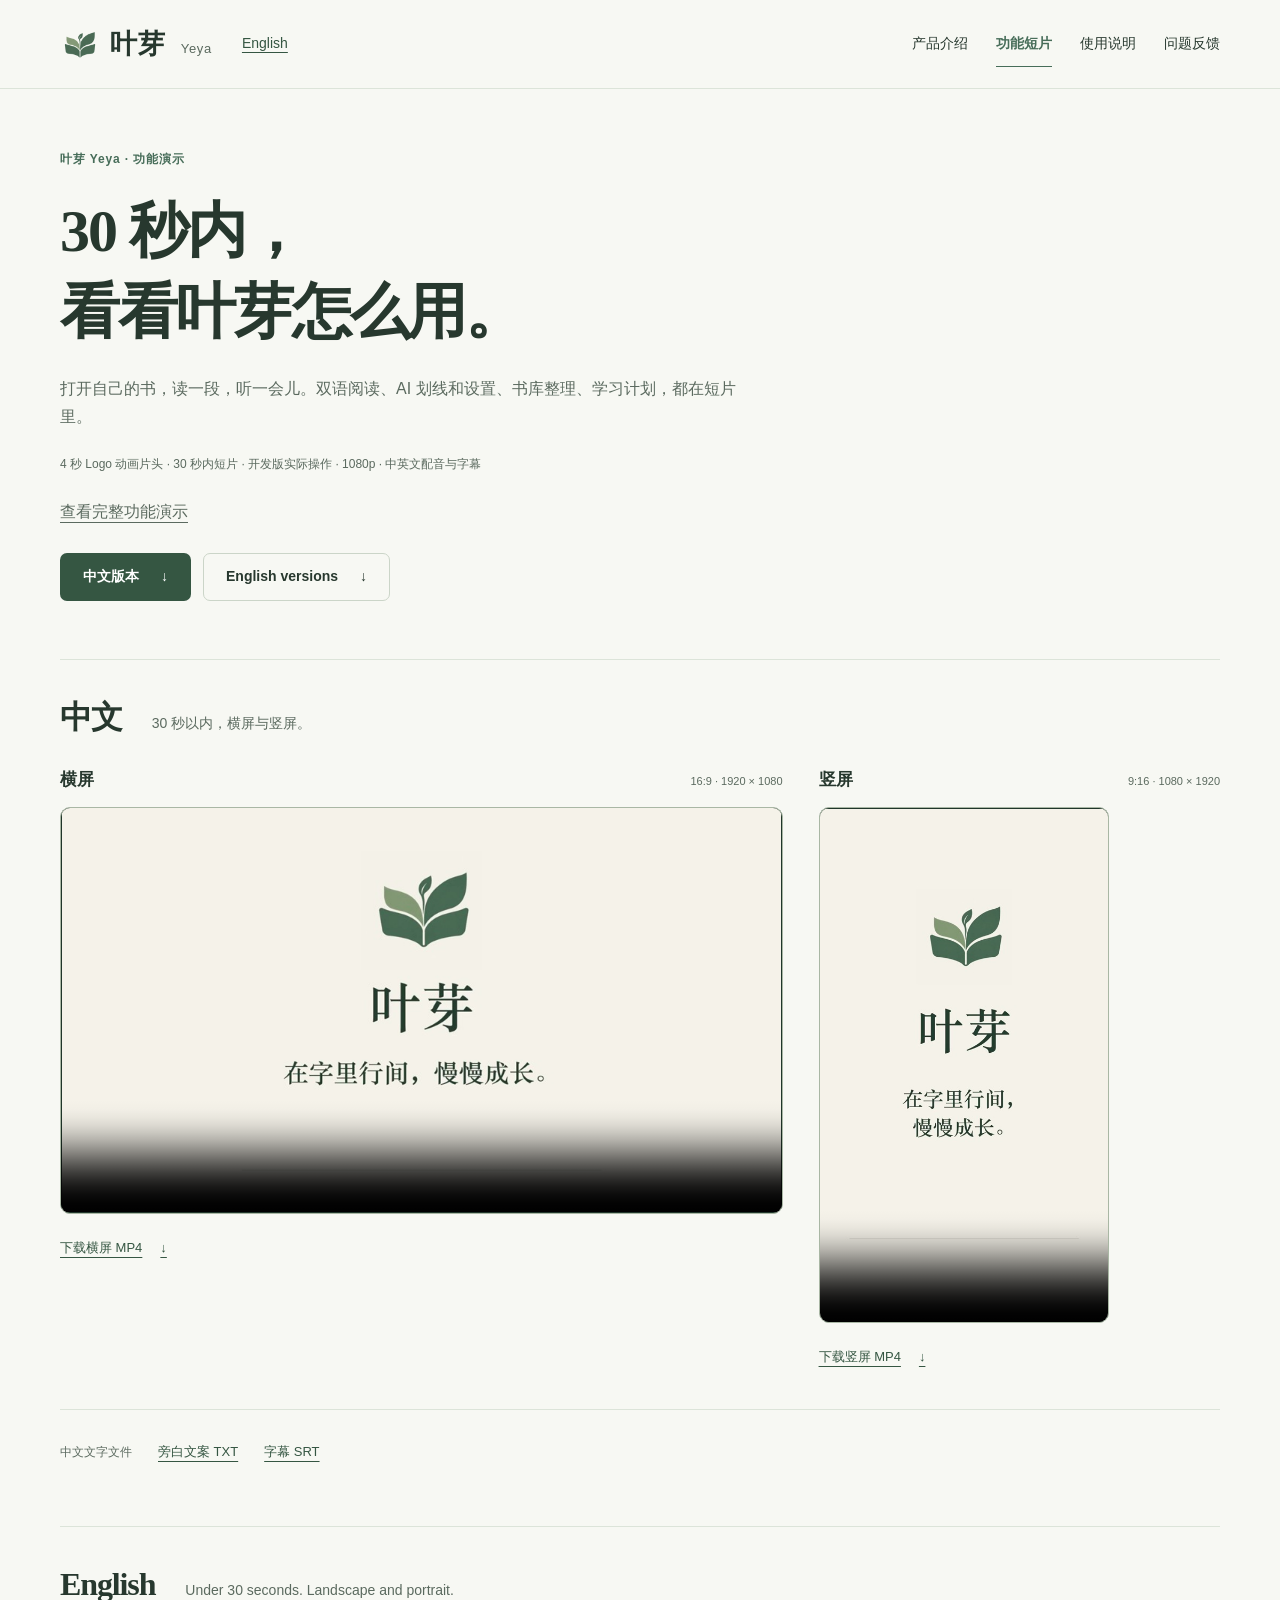
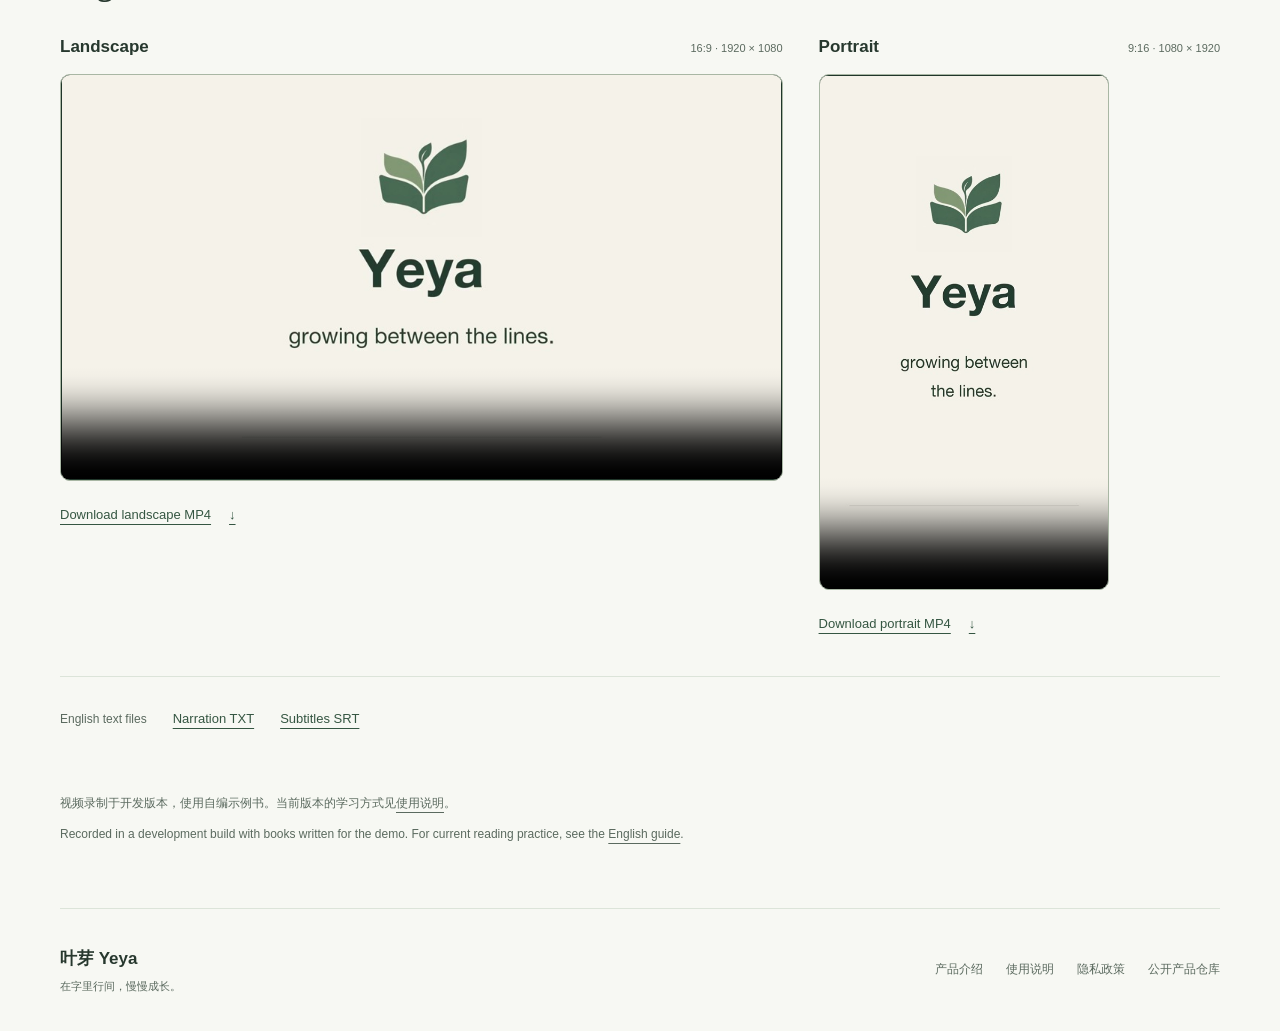
<file: docs/shorts.html>
<!doctype html>
<html lang="zh-CN">
<head>
  <meta charset="utf-8">
  <meta name="viewport" content="width=device-width, initial-scale=1">
  <meta name="description" content="30 秒内了解叶芽 Yeya 的阅读、听书、双语阅读和 AI 操作。中英文各有横屏与竖屏版本。">
  <link rel="alternate" hreflang="zh-CN" href="https://yeya-dev.github.io/yeya/shorts.html">
  <link rel="alternate" hreflang="en" href="https://yeya-dev.github.io/yeya/en/shorts.html">
  <meta name="theme-color" content="#476d59">
  <title>30 秒内功能短片 · 叶芽 Yeya</title>
  <link rel="icon" href="assets/yeya-icon.png" type="image/png">
  <link rel="stylesheet" href="assets/site.css?v=20261120">
  <link rel="stylesheet" href="assets/videos.css?v=20261016-2">
  <script src="assets/site.js?v=20261120" defer></script>
</head>
<body>
  <a class="skip-link" href="#main">跳到主要内容</a>
  <header class="site-header">
    <div class="header-inner wrap">
      <a class="brand" href="index.html" aria-label="叶芽 Yeya 首页"><img src="assets/yeya-logo.png" width="40" height="40" alt=""><span>叶芽 <small>Yeya</small></span></a>
      <a class="language-link" href="en/shorts.html" hreflang="en" lang="en">English</a>
      <button class="menu-toggle" type="button" aria-expanded="false" aria-controls="main-nav"><span>菜单</span><span class="menu-lines" aria-hidden="true"></span></button>
      <nav id="main-nav" aria-label="主导航"><a href="index.html">产品介绍</a><a href="shorts.html" aria-current="page">功能短片</a><a href="guide.html">使用说明</a><a href="feedback.html">问题反馈</a></nav>
    </div>
  </header>
  <main id="main" class="wrap video-document">
    <header class="video-intro">
      <p class="eyebrow">叶芽 Yeya · 功能演示</p>
      <h1>30 秒内，<br>看看叶芽怎么用。</h1>
      <p>打开自己的书，读一段，听一会儿。双语阅读、AI 划线和设置、书库整理、学习计划，都在短片里。</p>
      <p class="video-status">4 秒 Logo 动画片头 · 30 秒内短片 · 开发版实际操作 · 1080p · 中英文配音与字幕</p>
      <p><a href="videos.html?v=20261023-annotations">查看完整功能演示</a></p>
      <nav class="language-jump" aria-label="视频语言"><a class="button primary" href="#chinese">中文版本 <span aria-hidden="true">↓</span></a><a class="button secondary" href="#english" lang="en">English versions <span aria-hidden="true">↓</span></a></nav>
    </header>

    <section id="chinese" class="video-language" aria-labelledby="chinese-title">
      <div class="video-section-heading"><h2 id="chinese-title">中文</h2><p>30 秒以内，横屏与竖屏。</p></div>
      <div class="video-grid">
        <article class="video-card" aria-labelledby="zh-horizontal-title">
          <div class="video-card-heading"><h3 id="zh-horizontal-title">横屏</h3><span>16:9 · 1920 × 1080</span></div>
          <video class="landscape-video" controls playsinline preload="metadata" poster="assets/videos/yeya-short-zh-horizontal-20261018-v3.jpg" aria-label="叶芽中文横屏功能演示，带中文字幕">
            <source src="assets/videos/yeya-short-zh-horizontal-20261018-v3.mp4" type="video/mp4">
            <a href="assets/videos/yeya-short-zh-horizontal-20261018-v3.mp4">下载中文横屏视频</a>
          </video>
          <a class="video-download" href="assets/videos/yeya-short-zh-horizontal-20261018-v3.mp4" download>下载横屏 MP4 <span aria-hidden="true">↓</span></a>
        </article>
        <article class="video-card portrait-card" aria-labelledby="zh-vertical-title">
          <div class="video-card-heading"><h3 id="zh-vertical-title">竖屏</h3><span>9:16 · 1080 × 1920</span></div>
          <video class="portrait-video" controls playsinline preload="metadata" poster="assets/videos/yeya-short-zh-vertical-20261018-v3.jpg" aria-label="叶芽中文竖屏功能演示，带中文字幕">
            <source src="assets/videos/yeya-short-zh-vertical-20261018-v3.mp4" type="video/mp4">
            <a href="assets/videos/yeya-short-zh-vertical-20261018-v3.mp4">下载中文竖屏视频</a>
          </video>
          <a class="video-download" href="assets/videos/yeya-short-zh-vertical-20261018-v3.mp4" download>下载竖屏 MP4 <span aria-hidden="true">↓</span></a>
        </article>
      </div>
      <div class="video-text-downloads"><span>中文文字文件</span><a href="assets/videos/yeya-short-zh-20261018-v3.txt" download>旁白文案 TXT</a><a href="assets/videos/yeya-short-zh-20261018-v3.srt" download>字幕 SRT</a></div>
    </section>

    <section id="english" class="video-language" aria-labelledby="english-title" lang="en">
      <div class="video-section-heading"><h2 id="english-title">English</h2><p>Under 30 seconds. Landscape and portrait.</p></div>
      <div class="video-grid">
        <article class="video-card" aria-labelledby="en-horizontal-title">
          <div class="video-card-heading"><h3 id="en-horizontal-title">Landscape</h3><span>16:9 · 1920 × 1080</span></div>
          <video class="landscape-video" controls playsinline preload="metadata" poster="assets/videos/yeya-short-en-horizontal-20261018-v3.jpg" aria-label="Yeya landscape walkthrough with English narration and captions">
            <source src="assets/videos/yeya-short-en-horizontal-20261018-v3.mp4" type="video/mp4">
            <a href="assets/videos/yeya-short-en-horizontal-20261018-v3.mp4">Download the English landscape video</a>
          </video>
          <a class="video-download" href="assets/videos/yeya-short-en-horizontal-20261018-v3.mp4" download>Download landscape MP4 <span aria-hidden="true">↓</span></a>
        </article>
        <article class="video-card portrait-card" aria-labelledby="en-vertical-title">
          <div class="video-card-heading"><h3 id="en-vertical-title">Portrait</h3><span>9:16 · 1080 × 1920</span></div>
          <video class="portrait-video" controls playsinline preload="metadata" poster="assets/videos/yeya-short-en-vertical-20261018-v3.jpg" aria-label="Yeya portrait walkthrough with English narration and captions">
            <source src="assets/videos/yeya-short-en-vertical-20261018-v3.mp4" type="video/mp4">
            <a href="assets/videos/yeya-short-en-vertical-20261018-v3.mp4">Download the English portrait video</a>
          </video>
          <a class="video-download" href="assets/videos/yeya-short-en-vertical-20261018-v3.mp4" download>Download portrait MP4 <span aria-hidden="true">↓</span></a>
        </article>
      </div>
      <div class="video-text-downloads"><span>English text files</span><a href="assets/videos/yeya-short-en-20261018-v3.txt" download>Narration TXT</a><a href="assets/videos/yeya-short-en-20261018-v3.srt" download>Subtitles SRT</a></div>
    </section>

    <aside class="video-footnote"><p>视频录制于开发版本，使用自编示例书。当前版本的学习方式见<a href="guide.html#study">使用说明</a>。</p><p lang="en">Recorded in a development build with books written for the demo. For current reading practice, see the <a href="en/guide.html#study">English guide</a>.</p></aside>
  </main>
  <footer class="site-footer wrap"><div class="footer-brand"><strong>叶芽 Yeya</strong><span>在字里行间，慢慢成长。</span></div><div><a href="index.html">产品介绍</a><a href="guide.html">使用说明</a><a href="privacy.html">隐私政策</a><a href="https://github.com/Yeya-dev/yeya">公开产品仓库</a></div></footer>
</body>
</html>
</file>
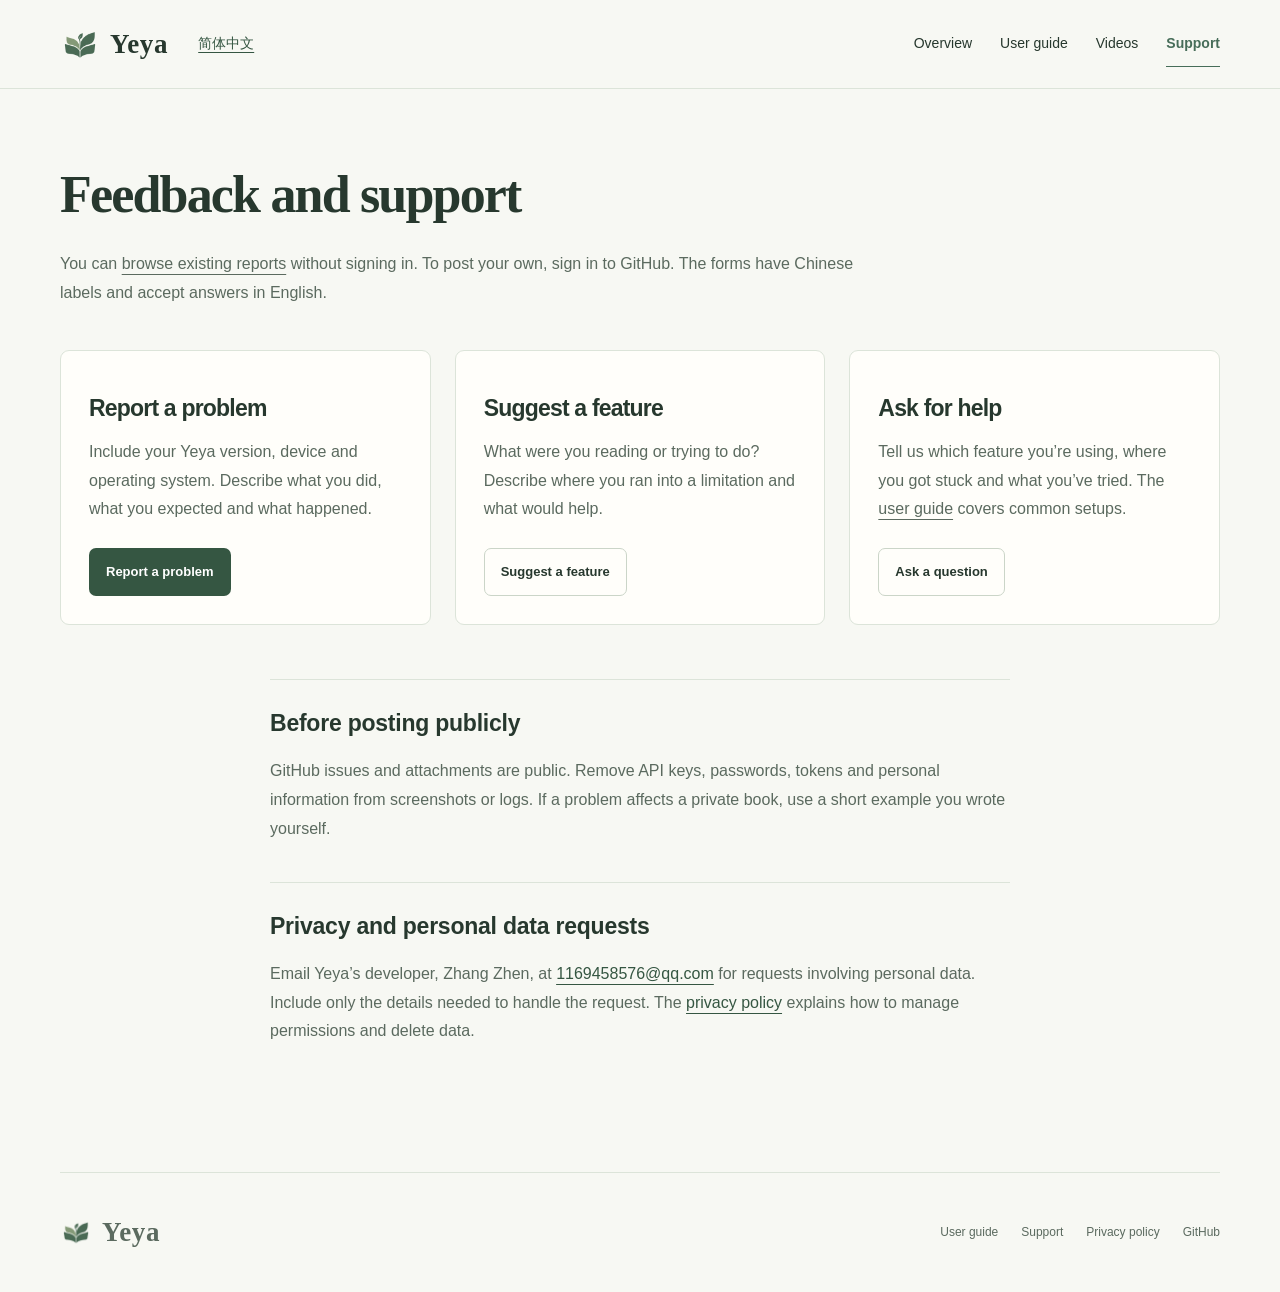
<file: docs/en/feedback.html>
<!doctype html>
<html lang="en">
<head>
  <meta charset="utf-8">
  <meta name="viewport" content="width=device-width, initial-scale=1">
  <meta name="theme-color" content="#476d59">
  <meta name="description" content="Report a problem with Yeya, ask for help or contact the developer privately about your data.">
  <title>Feedback and support | Yeya</title>
  <link rel="alternate" hreflang="zh-CN" href="https://yeya-dev.github.io/yeya/feedback.html">
  <link rel="alternate" hreflang="en" href="https://yeya-dev.github.io/yeya/en/feedback.html">
  <link rel="icon" href="../assets/yeya-icon.png" type="image/png">
  <link rel="stylesheet" href="../assets/site.css?v=20261120">
  <link rel="stylesheet" href="../assets/english.css">
  <script src="../assets/site.js" defer></script>
</head>
<body>
  <a class="skip-link" href="#main">Skip to content</a>
  <header class="site-header">
    <div class="header-inner wrap">
      <a class="brand" href="./" aria-label="Yeya home"><img src="../assets/yeya-logo.png" width="40" height="40" alt=""><span>Yeya</span></a>
      <a class="language-link" href="../feedback.html" hreflang="zh-CN" lang="zh-CN">简体中文</a>
      <button class="menu-toggle" type="button" aria-expanded="false" aria-controls="main-nav"><span>Menu</span><span class="menu-lines" aria-hidden="true"></span></button>
      <nav id="main-nav" aria-label="Main navigation"><a href="./">Overview</a><a href="guide.html">User guide</a><a href="videos.html">Videos</a><a href="feedback.html" aria-current="page">Support</a></nav>
    </div>
  </header>
<main id="main" class="document wrap">
    <header class="document-heading">
      <h1>Feedback and support</h1>
      <p>You can <a href="https://github.com/Yeya-dev/yeya/issues">browse existing reports</a> without signing in. To post your own, sign in to GitHub. The forms have Chinese labels and accept answers in English.</p>
    </header>
    <div class="feedback-options">
      <article><h2>Report a problem</h2><p>Include your Yeya version, device and operating system. Describe what you did, what you expected and what happened.</p><a class="button primary" href="https://github.com/Yeya-dev/yeya/issues/new?template=bug_report.yml">Report a problem</a></article>
      <article><h2>Suggest a feature</h2><p>What were you reading or trying to do? Describe where you ran into a limitation and what would help.</p><a class="button secondary" href="https://github.com/Yeya-dev/yeya/issues/new?template=feature_request.yml">Suggest a feature</a></article>
      <article><h2>Ask for help</h2><p>Tell us which feature you’re using, where you got stuck and what you’ve tried. The <a href="guide.html">user guide</a> covers common setups.</p><a class="button secondary" href="https://github.com/Yeya-dev/yeya/issues/new?template=question.yml">Ask a question</a></article>
    </div>
    <div class="feedback-guidance prose">
      <section><h2>Before posting publicly</h2><p>GitHub issues and attachments are public. Remove API keys, passwords, tokens and personal information from screenshots or logs. If a problem affects a private book, use a short example you wrote yourself.</p></section>
      <section id="private-contact"><h2>Privacy and personal data requests</h2><p>Email Yeya’s developer, Zhang Zhen, at <a href="mailto:1169458576@qq.com">1169458576@qq.com</a> for requests involving personal data. Include only the details needed to handle the request. The <a href="../privacy.html#policy-en">privacy policy</a> explains how to manage permissions and delete data.</p></section>
    </div>
  </main>
  <footer class="site-footer wrap">
    <a class="brand" href="./" aria-label="Yeya home"><img src="../assets/yeya-logo.png" width="32" height="32" alt=""><span>Yeya</span></a>
    <div><a href="guide.html">User guide</a><a href="feedback.html">Support</a><a href="../privacy.html#policy-en">Privacy policy</a><a href="https://github.com/Yeya-dev/yeya/blob/main/README.en.md">GitHub</a></div>
  </footer>
</body>
</html>
</file>
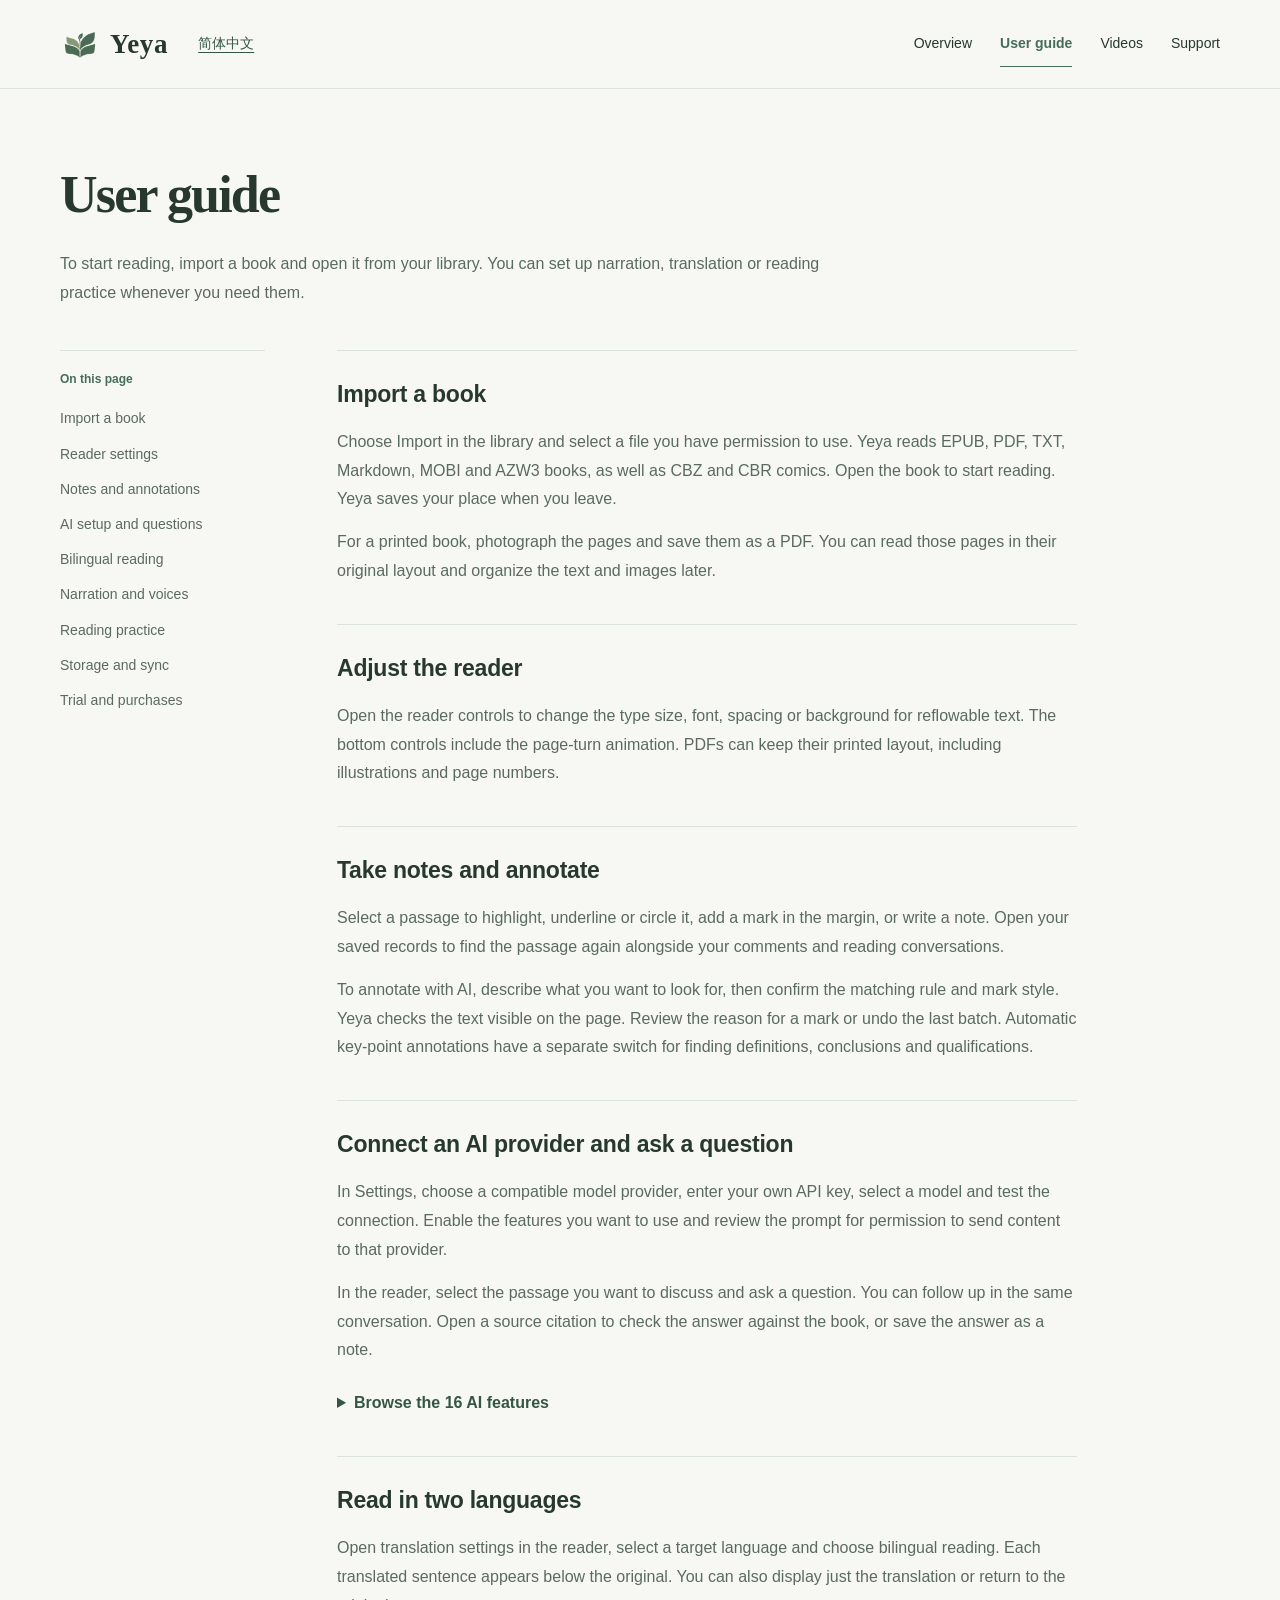
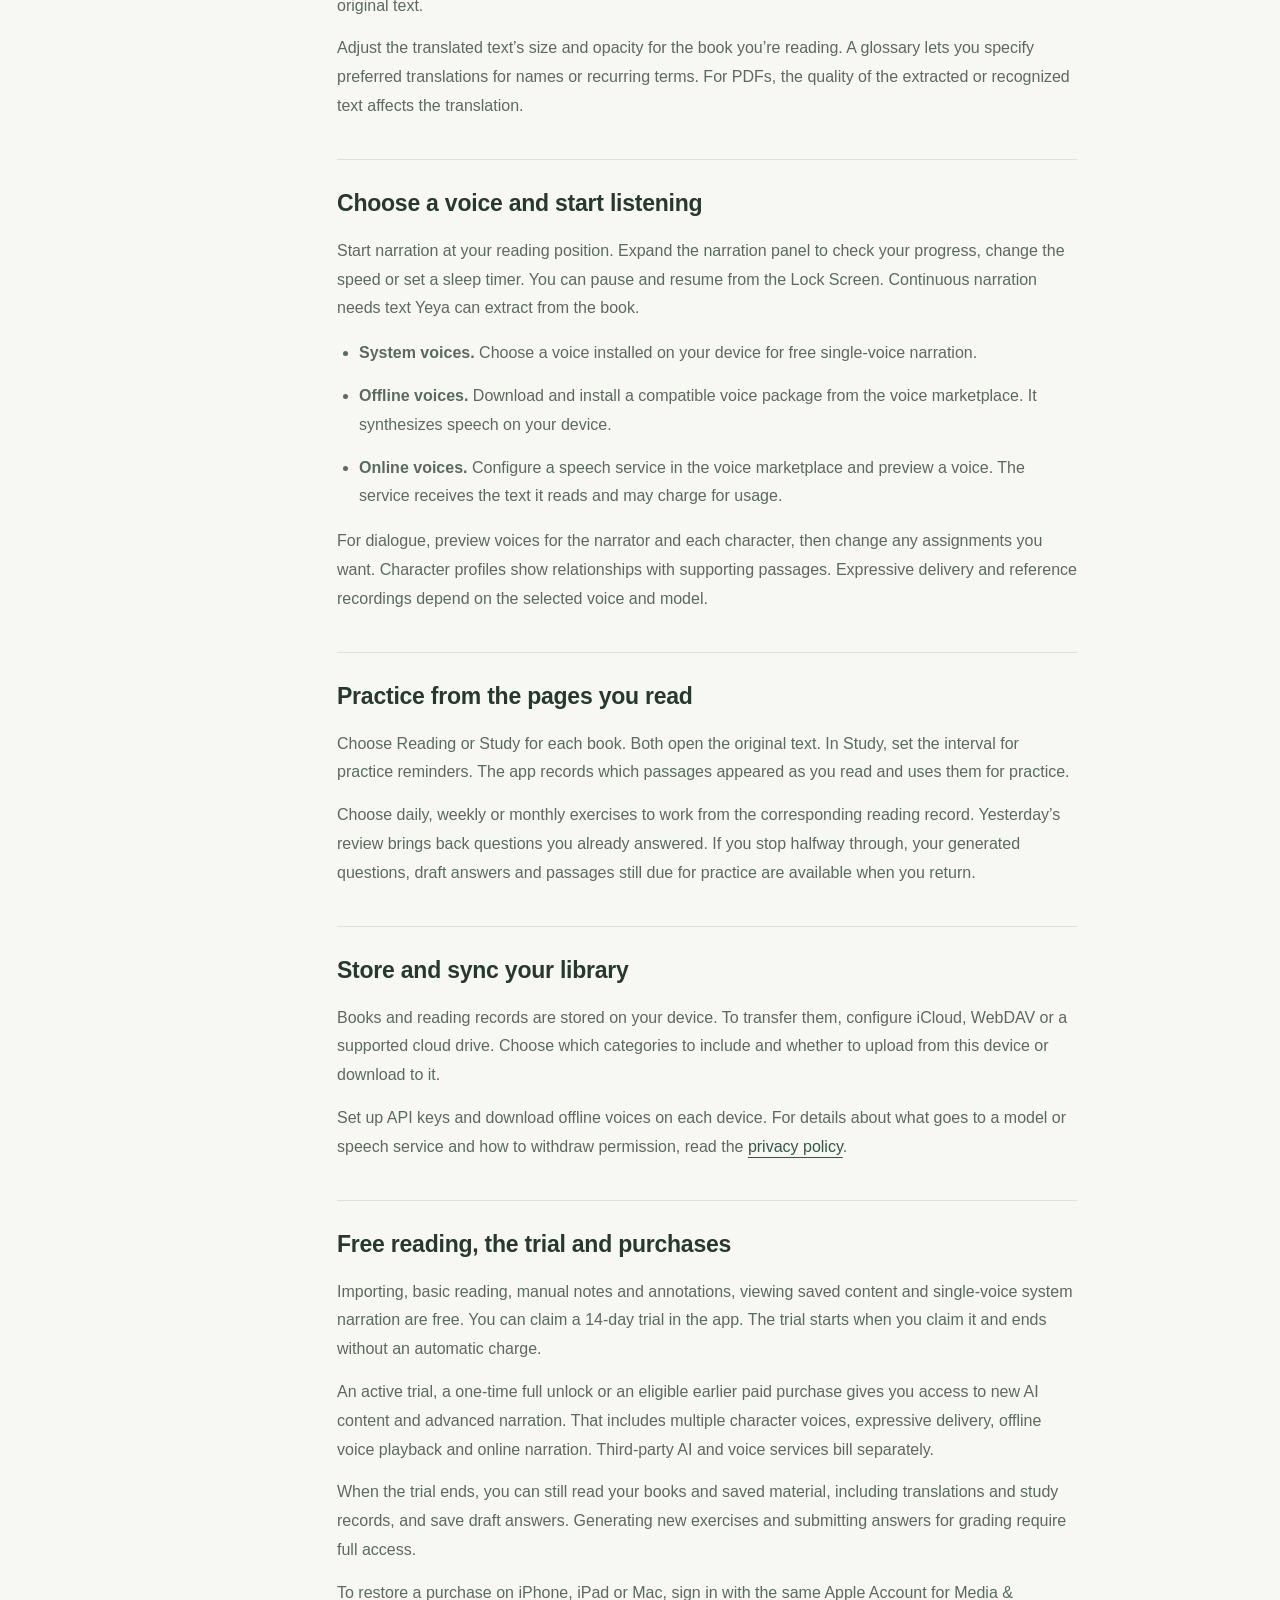
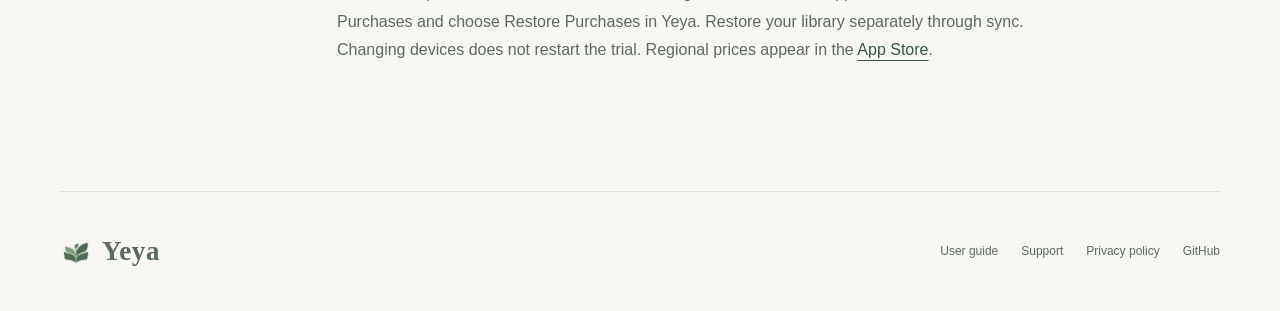
<file: docs/en/guide.html>
<!doctype html>
<html lang="en">
<head>
  <meta charset="utf-8">
  <meta name="viewport" content="width=device-width, initial-scale=1">
  <meta name="theme-color" content="#476d59">
  <meta name="description" content="Import your first book, set up voices and bilingual reading, practice from the pages you read and move your library between devices.">
  <title>User guide | Yeya</title>
  <link rel="alternate" hreflang="zh-CN" href="https://yeya-dev.github.io/yeya/guide.html">
  <link rel="alternate" hreflang="en" href="https://yeya-dev.github.io/yeya/en/guide.html">
  <link rel="icon" href="../assets/yeya-icon.png" type="image/png">
  <link rel="stylesheet" href="../assets/site.css?v=20261120">
  <link rel="stylesheet" href="../assets/english.css">
  <script src="../assets/site.js" defer></script>
</head>
<body>
  <a class="skip-link" href="#main">Skip to content</a>
  <header class="site-header">
    <div class="header-inner wrap">
      <a class="brand" href="./" aria-label="Yeya home"><img src="../assets/yeya-logo.png" width="40" height="40" alt=""><span>Yeya</span></a>
      <a class="language-link" href="../guide.html" hreflang="zh-CN" lang="zh-CN">简体中文</a>
      <button class="menu-toggle" type="button" aria-expanded="false" aria-controls="main-nav"><span>Menu</span><span class="menu-lines" aria-hidden="true"></span></button>
      <nav id="main-nav" aria-label="Main navigation"><a href="./">Overview</a><a href="guide.html" aria-current="page">User guide</a><a href="videos.html">Videos</a><a href="feedback.html">Support</a></nav>
    </div>
  </header>
<main id="main" class="document wrap">
    <header class="document-heading">
      <h1>User guide</h1>
      <p>To start reading, import a book and open it from your library. You can set up narration, translation or reading practice whenever you need them.</p>
    </header>
    <div class="document-layout">
      <aside class="contents" aria-label="On this page">
        <strong>On this page</strong>
        <a href="#start">Import a book</a><a href="#reader">Reader settings</a><a href="#records">Notes and annotations</a><a href="#ai">AI setup and questions</a><a href="#translation">Bilingual reading</a><a href="#listening">Narration and voices</a><a href="#study">Reading practice</a><a href="#data">Storage and sync</a><a href="#access">Trial and purchases</a>
      </aside>
      <div class="prose">
        <section id="start">
          <h2>Import a book</h2>
          <p>Choose Import in the library and select a file you have permission to use. Yeya reads EPUB, PDF, TXT, Markdown, MOBI and AZW3 books, as well as CBZ and CBR comics. Open the book to start reading. Yeya saves your place when you leave.</p>
          <p>For a printed book, photograph the pages and save them as a PDF. You can read those pages in their original layout and organize the text and images later.</p>
        </section>
        <section id="reader">
          <h2>Adjust the reader</h2>
          <p>Open the reader controls to change the type size, font, spacing or background for reflowable text. The bottom controls include the page-turn animation. PDFs can keep their printed layout, including illustrations and page numbers.</p>
        </section>
        <section id="records">
          <h2>Take notes and annotate</h2>
          <p>Select a passage to highlight, underline or circle it, add a mark in the margin, or write a note. Open your saved records to find the passage again alongside your comments and reading conversations.</p>
          <p>To annotate with AI, describe what you want to look for, then confirm the matching rule and mark style. Yeya checks the text visible on the page. Review the reason for a mark or undo the last batch. Automatic key-point annotations have a separate switch for finding definitions, conclusions and qualifications.</p>
        </section>
        <section id="ai">
          <h2>Connect an AI provider and ask a question</h2>
          <p>In Settings, choose a compatible model provider, enter your own API key, select a model and test the connection. Enable the features you want to use and review the prompt for permission to send content to that provider.</p>
          <p>In the reader, select the passage you want to discuss and ask a question. You can follow up in the same conversation. Open a source citation to check the answer against the book, or save the answer as a note.</p>
          <details class="feature-catalog" id="features">
            <summary>Browse the 16 AI features</summary>
            <div class="ai-filters" role="group" aria-label="Filter AI features"><button type="button" data-ai-filter="all" aria-pressed="true">All features</button><button type="button" data-ai-filter="reading" aria-pressed="false">Reading and listening</button><button type="button" data-ai-filter="study" aria-pressed="false">Study</button><button type="button" data-ai-filter="organize" aria-pressed="false">Library and settings</button></div>
            <p class="filter-count" aria-live="polite" data-all="Showing all {count} features" data-filtered="{label} · {count} features">Showing all 16 features</p>
            <div class="ai-catalog">
              <article class="ai-card" data-ai-category="reading"><h3>Reading questions</h3><p>Ask about a passage, follow up and check the cited text.</p></article>
              <article class="ai-card" data-ai-category="reading"><h3>Reading companion</h3><p>Get an occasional recap when you return to a book or follow up on an earlier question.</p></article>
              <article class="ai-card" data-ai-category="reading"><h3>Key-point annotations</h3><p>Mark definitions, conclusions and qualifications on the current page.</p></article>
              <article class="ai-card" data-ai-category="reading"><h3>Custom annotation rules</h3><p>Describe the passages you want marked and choose a style for each rule.</p></article>
              <article class="ai-card" data-ai-category="reading"><h3>Bilingual reading</h3><p>Read a translation beneath each sentence or translate the next chapter in advance.</p></article>
              <article class="ai-card" data-ai-category="reading"><h3>Guides and chapter summaries</h3><p>Preview a chapter’s main ideas or revisit them after reading.</p></article>
              <article class="ai-card" data-ai-category="study"><h3>Book analysis</h3><p>Get a reading approach suited to the book before choosing Reading or Study.</p></article>
              <article class="ai-card" data-ai-category="study"><h3>Self-checks and practice</h3><p>Answer questions about passages you’ve read and review the feedback.</p></article>
              <article class="ai-card" data-ai-category="organize"><h3>Library assistant</h3><p>Find a book or review suggested folder assignments before applying them.</p></article>
              <article class="ai-card" data-ai-category="organize"><h3>Reading records</h3><p>Look up saved notes, annotations or conversations and bring related records into a new note.</p></article>
              <article class="ai-card" data-ai-category="organize"><h3>Smart settings</h3><p>Describe a setting you want to change, or ask about your AI usage.</p></article>
              <article class="ai-card" data-ai-category="organize"><h3>Yesterday’s reading</h3><p>Revisit the passages you saw yesterday and the notes you saved.</p></article>
              <article class="ai-card" data-ai-category="organize"><h3>Today’s discovery</h3><p>Find an external article related to your reading and open its source.</p></article>
              <article class="ai-card" data-ai-category="organize"><h3>Reading memory</h3><p>Let Yeya remember preferences for future explanations. You can turn this off or clear it.</p></article>
              <article class="ai-card" data-ai-category="reading"><h3>Scanned page recognition</h3><p>Allow a compatible vision model to help read a scan. Sending a page image requires separate permission.</p></article>
              <article class="ai-card" data-ai-category="reading"><h3>Smart narration</h3><p>Use the surrounding text to help match dialogue to characters and guide delivery with compatible voices.</p></article>
            </div>
          </details>
        </section>
        <section id="translation">
          <h2>Read in two languages</h2>
          <p>Open translation settings in the reader, select a target language and choose bilingual reading. Each translated sentence appears below the original. You can also display just the translation or return to the original text.</p>
          <p>Adjust the translated text’s size and opacity for the book you’re reading. A glossary lets you specify preferred translations for names or recurring terms. For PDFs, the quality of the extracted or recognized text affects the translation.</p>
        </section>
        <section id="listening">
          <h2>Choose a voice and start listening</h2>
          <p>Start narration at your reading position. Expand the narration panel to check your progress, change the speed or set a sleep timer. You can pause and resume from the Lock Screen. Continuous narration needs text Yeya can extract from the book.</p>
          <ul>
            <li><strong>System voices.</strong> Choose a voice installed on your device for free single-voice narration.</li>
            <li><strong>Offline voices.</strong> Download and install a compatible voice package from the voice marketplace. It synthesizes speech on your device.</li>
            <li><strong>Online voices.</strong> Configure a speech service in the voice marketplace and preview a voice. The service receives the text it reads and may charge for usage.</li>
          </ul>
          <p>For dialogue, preview voices for the narrator and each character, then change any assignments you want. Character profiles show relationships with supporting passages. Expressive delivery and reference recordings depend on the selected voice and model.</p>
        </section>
        <section id="study">
          <h2>Practice from the pages you read</h2>
          <p>Choose Reading or Study for each book. Both open the original text. In Study, set the interval for practice reminders. The app records which passages appeared as you read and uses them for practice.</p>
          <p>Choose daily, weekly or monthly exercises to work from the corresponding reading record. Yesterday’s review brings back questions you already answered. If you stop halfway through, your generated questions, draft answers and passages still due for practice are available when you return.</p>
        </section>
        <section id="data">
          <h2>Store and sync your library</h2>
          <p>Books and reading records are stored on your device. To transfer them, configure iCloud, WebDAV or a supported cloud drive. Choose which categories to include and whether to upload from this device or download to it.</p>
          <p>Set up API keys and download offline voices on each device. For details about what goes to a model or speech service and how to withdraw permission, read the <a href="../privacy.html#policy-en">privacy policy</a>.</p>
        </section>
        <section id="access">
          <h2>Free reading, the trial and purchases</h2>
          <p>Importing, basic reading, manual notes and annotations, viewing saved content and single-voice system narration are free. You can claim a 14-day trial in the app. The trial starts when you claim it and ends without an automatic charge.</p>
          <p>An active trial, a one-time full unlock or an eligible earlier paid purchase gives you access to new AI content and advanced narration. That includes multiple character voices, expressive delivery, offline voice playback and online narration. Third-party AI and voice services bill separately.</p>
          <p>When the trial ends, you can still read your books and saved material, including translations and study records, and save draft answers. Generating new exercises and submitting answers for grading require full access.</p>
          <p>To restore a purchase on iPhone, iPad or Mac, sign in with the same Apple Account for Media &amp; Purchases and choose Restore Purchases in Yeya. Restore your library separately through sync. Changing devices does not restart the trial. Regional prices appear in the <a href="https://apps.apple.com/us/app/id6822345623">App Store</a>.</p>
        </section>
      </div>
    </div>
  </main>
  <footer class="site-footer wrap">
    <a class="brand" href="./" aria-label="Yeya home"><img src="../assets/yeya-logo.png" width="32" height="32" alt=""><span>Yeya</span></a>
    <div><a href="guide.html">User guide</a><a href="feedback.html">Support</a><a href="../privacy.html#policy-en">Privacy policy</a><a href="https://github.com/Yeya-dev/yeya/blob/main/README.en.md">GitHub</a></div>
  </footer>
</body>
</html>
</file>
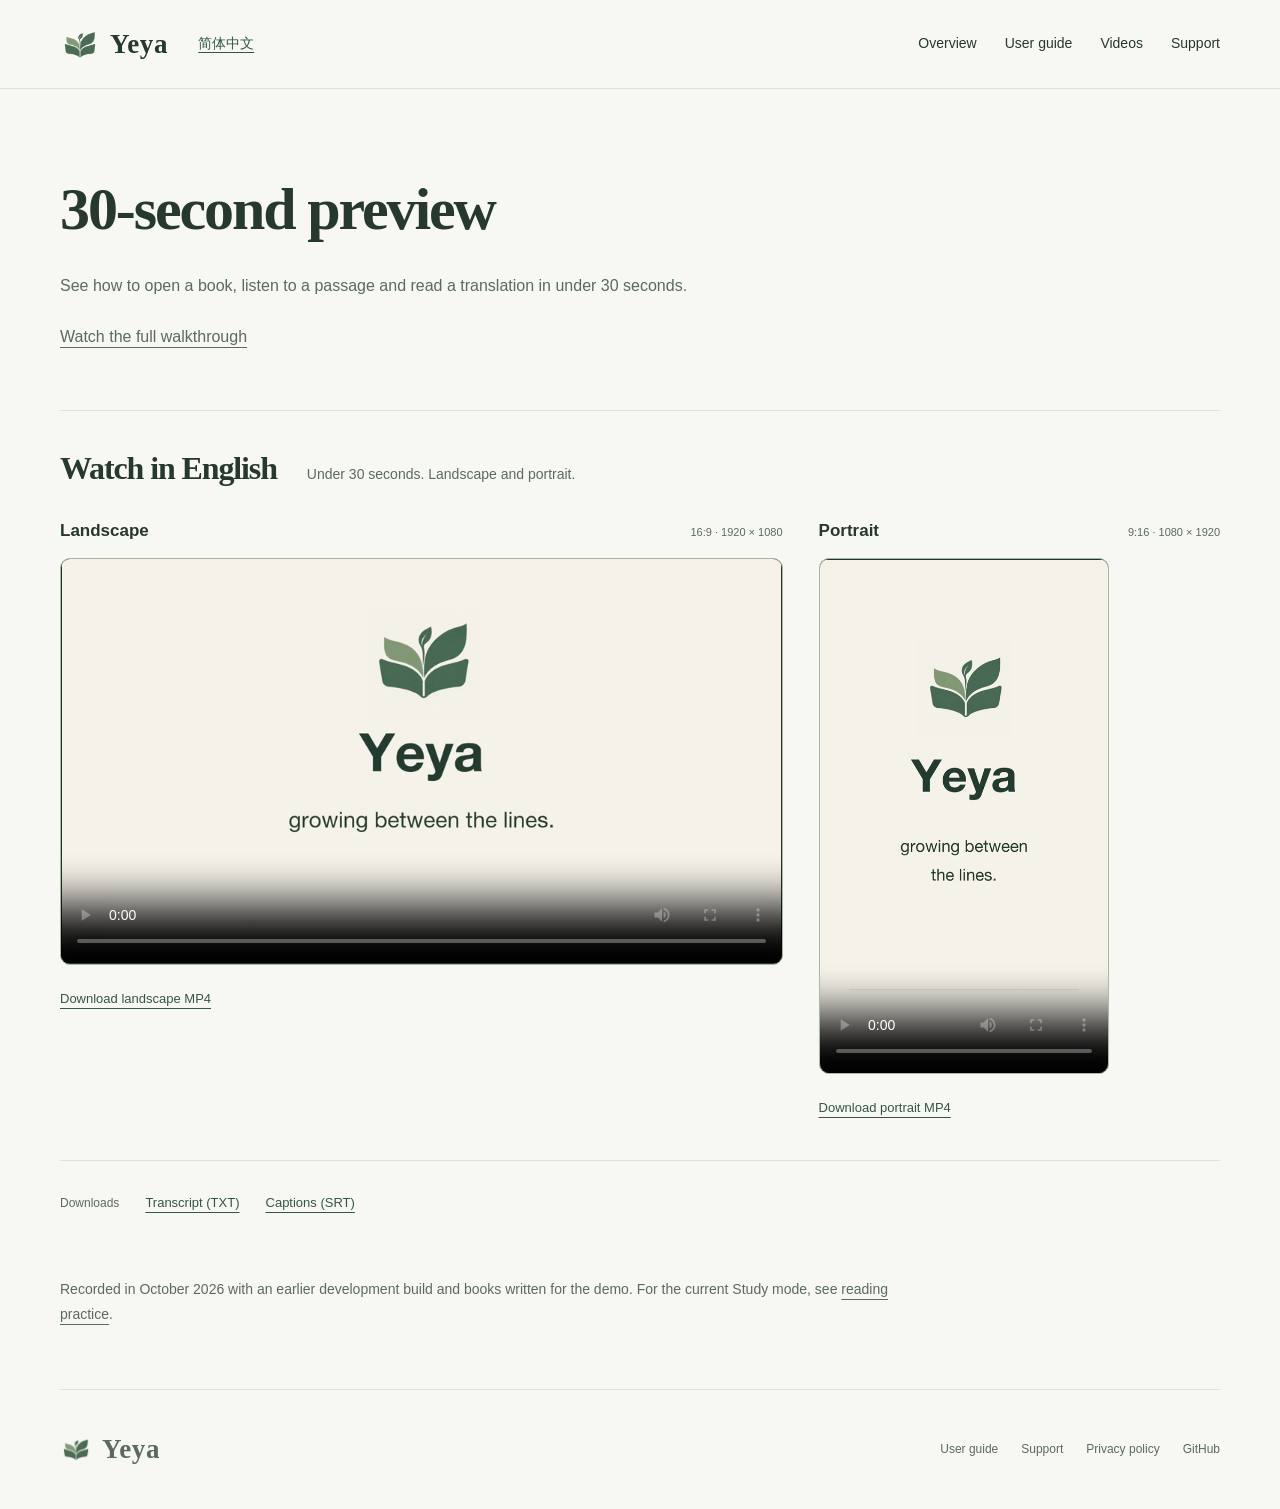
<file: docs/en/shorts.html>
<!doctype html>
<html lang="en">
<head>
  <meta charset="utf-8">
  <meta name="viewport" content="width=device-width, initial-scale=1">
  <meta name="theme-color" content="#476d59">
  <meta name="description" content="See how to open a book, listen to a passage and read a translation in under 30 seconds.">
  <title>30-second preview | Yeya</title>
  <link rel="alternate" hreflang="zh-CN" href="https://yeya-dev.github.io/yeya/shorts.html">
  <link rel="alternate" hreflang="en" href="https://yeya-dev.github.io/yeya/en/shorts.html">
  <link rel="icon" href="../assets/yeya-icon.png" type="image/png">
  <link rel="stylesheet" href="../assets/site.css?v=20261120">
  <link rel="stylesheet" href="../assets/videos.css">
  <link rel="stylesheet" href="../assets/english.css">
  <script src="../assets/site.js" defer></script>
</head>
<body>
  <a class="skip-link" href="#main">Skip to content</a>
  <header class="site-header">
    <div class="header-inner wrap">
      <a class="brand" href="./" aria-label="Yeya home"><img src="../assets/yeya-logo.png" width="40" height="40" alt=""><span>Yeya</span></a>
      <a class="language-link" href="../shorts.html" hreflang="zh-CN" lang="zh-CN">简体中文</a>
      <button class="menu-toggle" type="button" aria-expanded="false" aria-controls="main-nav"><span>Menu</span><span class="menu-lines" aria-hidden="true"></span></button>
      <nav id="main-nav" aria-label="Main navigation"><a href="./">Overview</a><a href="guide.html">User guide</a><a href="videos.html">Videos</a><a href="feedback.html">Support</a></nav>
    </div>
  </header>
<main id="main" class="wrap video-document">
    <header class="video-intro">
      <h1>30-second preview</h1>
      <p>See how to open a book, listen to a passage and read a translation in under 30 seconds.</p>
      <p><a href="videos.html">Watch the full walkthrough</a></p>
    </header>
    <section id="english" class="video-language" aria-labelledby="english-title" lang="en">
      <div class="video-section-heading"><h2 id="english-title">Watch in English</h2><p>Under 30 seconds. Landscape and portrait.</p></div>
      <div class="video-grid">
        <article class="video-card" aria-labelledby="en-horizontal-title">
          <div class="video-card-heading"><h3 id="en-horizontal-title">Landscape</h3><span>16:9 · 1920 × 1080</span></div>
          <video class="landscape-video" controls playsinline preload="metadata" poster="../assets/videos/yeya-short-en-horizontal-20261018-v3.jpg" aria-label="Yeya landscape walkthrough with English narration and captions">
            <source src="../assets/videos/yeya-short-en-horizontal-20261018-v3.mp4" type="video/mp4">
            <a href="../assets/videos/yeya-short-en-horizontal-20261018-v3.mp4">Download the English landscape video</a>
          </video>
          <a class="video-download" href="../assets/videos/yeya-short-en-horizontal-20261018-v3.mp4" download>Download landscape MP4</a>
        </article>
        <article class="video-card portrait-card" aria-labelledby="en-vertical-title">
          <div class="video-card-heading"><h3 id="en-vertical-title">Portrait</h3><span>9:16 · 1080 × 1920</span></div>
          <video class="portrait-video" controls playsinline preload="metadata" poster="../assets/videos/yeya-short-en-vertical-20261018-v3.jpg" aria-label="Yeya portrait walkthrough with English narration and captions">
            <source src="../assets/videos/yeya-short-en-vertical-20261018-v3.mp4" type="video/mp4">
            <a href="../assets/videos/yeya-short-en-vertical-20261018-v3.mp4">Download the English portrait video</a>
          </video>
          <a class="video-download" href="../assets/videos/yeya-short-en-vertical-20261018-v3.mp4" download>Download portrait MP4</a>
        </article>
      </div>
      <div class="video-text-downloads"><span>Downloads</span><a href="../assets/videos/yeya-short-en-20261018-v3.txt" download>Transcript (TXT)</a><a href="../assets/videos/yeya-short-en-20261018-v3.srt" download>Captions (SRT)</a></div>
    </section>
    <aside class="video-footnote"><p>Recorded in October 2026 with an earlier development build and books written for the demo. For the current Study mode, see <a href="guide.html#study">reading practice</a>.</p></aside>
  </main>
  <footer class="site-footer wrap">
    <a class="brand" href="./" aria-label="Yeya home"><img src="../assets/yeya-logo.png" width="32" height="32" alt=""><span>Yeya</span></a>
    <div><a href="guide.html">User guide</a><a href="feedback.html">Support</a><a href="../privacy.html#policy-en">Privacy policy</a><a href="https://github.com/Yeya-dev/yeya/blob/main/README.en.md">GitHub</a></div>
  </footer>
</body>
</html>
</file>
<file: docs/assets/site.css>
:root { color-scheme: light; --paper:#f7f8f3; --surface:#fffefa; --ink:#27382e; --muted:#5b6a5f; --green:#476d59; --strong:#355642; --soft:#e7eee4; --line:#dce4d9; }
* { box-sizing:border-box; }
html { scroll-behavior:smooth; scroll-padding-top:100px; }
body { margin:0; background:var(--paper); color:var(--ink); font-family:-apple-system,BlinkMacSystemFont,"Segoe UI","PingFang SC","Microsoft YaHei",sans-serif; font-size:16px; line-height:1.8; -webkit-font-smoothing:antialiased; }
a { color:inherit; text-underline-offset:5px; }
a:hover { color:var(--strong); }
a:focus-visible,button:focus-visible,summary:focus-visible,[tabindex]:focus-visible { outline:3px solid var(--green); outline-offset:5px; }
button { font:inherit; color:inherit; }
img { display:block; max-width:100%; height:auto; }
h1,h2,h3,p,figure { margin:0; }
h1,h2 { font-family:"Songti SC","STSong",Georgia,serif; font-weight:600; letter-spacing:-.035em; line-height:1.35; }
h3 { font-size:18px; font-weight:650; line-height:1.55; }
[hidden] { display:none !important; }
.wrap { width:min(1160px,calc(100% - 80px)); margin-inline:auto; }
.skip-link { position:fixed; left:16px; top:-80px; z-index:20; background:var(--surface); padding:10px 18px; }
.skip-link:focus { top:8px; }
.site-header { position:sticky; top:0; z-index:10; background:#f7f8f3f5; border-bottom:1px solid var(--line); }
.header-inner { display:flex; justify-content:space-between; align-items:center; gap:30px; min-height:88px; }
.brand { display:flex; align-items:center; gap:10px; text-decoration:none; flex-shrink:0; }
.brand img { object-fit:contain; }
.brand span { font-family:"Songti SC","STSong",Georgia,serif; font-size:27px; font-weight:600; letter-spacing:.025em; }
.brand small { font-family:-apple-system,BlinkMacSystemFont,sans-serif; font-size:13px; font-weight:500; margin-left:8px; color:var(--muted); }
.language-link { flex-shrink:0; margin-inline-end:auto; color:var(--strong); font-size:14px; text-underline-offset:4px; padding-block:10px; }
nav { display:flex; align-items:center; flex-wrap:wrap; gap:28px; font-size:14px; }
nav a { display:inline-flex; align-items:center; min-height:44px; text-decoration:none; padding-block:10px; }
nav a[aria-current] { color:var(--green); font-weight:650; border-bottom:1px solid var(--green); }
.menu-toggle { display:none; }
.hero { padding-block:64px 60px; display:grid; grid-template-columns:1.05fr 1fr; align-items:center; gap:42px; }
.eyebrow { display:flex; align-items:center; gap:8px; font-size:12px; font-weight:650; letter-spacing:.07em; color:var(--green); }
.seed-dot { width:7px; height:7px; border-radius:50%; background:var(--green); }
.hero h1 { font-size:clamp(52px,6.1vw,78px); line-height:1.24; margin-top:28px; }
.green { color:var(--green); }
.hero-lede { max-width:440px; font-size:18px; line-height:1.95; color:var(--muted); margin-top:26px; }
.hero-details { font-size:12px; color:var(--green); margin-top:20px; }
.actions { display:flex; flex-wrap:wrap; gap:12px; margin-top:32px; }
.button { min-height:48px; display:inline-flex; align-items:center; justify-content:center; gap:22px; padding:12px 22px; border:1px solid transparent; border-radius:7px; font-size:14px; font-weight:600; text-decoration:none; line-height:1.5; transition:background .15s; }
.primary { background:var(--strong); color:#fff; }
.primary:hover { background:var(--green); color:#fff; }
.secondary { border-color:#cbd5c8; background:transparent; }
.secondary:hover { background:var(--soft); }
.status-note { color:var(--muted); font-size:11px; margin-top:20px; }
.hero-showcase { position:relative; min-width:0; height:652px; }
.hero-showcase::before { content:""; position:absolute; top:72px; left:18px; right:0; bottom:60px; background:#e9eee3; border-radius:50% 50% 3px 3px; }
.showcase-label { position:absolute; left:40px; top:0; font-size:10px; letter-spacing:.12em; color:var(--muted); }
.screen-button { display:block; border:0; padding:0; cursor:zoom-in; background:transparent; max-width:100%; }
.phone,.hero-phone { overflow:hidden; border:5px solid #fdfdf8; border-radius:32px; box-shadow:0 0 0 1px #bfcabc,0 16px 38px #1f38221c; }
.hero-phone { position:absolute; width:250px; }
.front-phone { left:34px; top:48px; transform:rotate(-5deg); z-index:2; }
.back-phone { width:228px; right:15px; top:70px; transform:rotate(7deg); }
.showcase-footnote { position:absolute; bottom:2px; left:35px; right:0; text-align:center; color:var(--muted); font-size:10px; }
.feature-index { display:grid; grid-template-columns:repeat(5,1fr); border-top:1px solid var(--line); border-bottom:1px solid var(--line); }
.feature-index a { display:flex; gap:16px; align-items:center; padding:20px 16px; font-size:13px; text-decoration:none; }
.feature-index a + a { border-left:1px solid var(--line); }
.feature-index span { font-size:10px; color:var(--green); font-variant-numeric:tabular-nums; }
.section { padding-block:96px; }
.section-heading { margin-bottom:46px; }
.section-heading h2,.listening-copy h2 { font-size:clamp(32px,3.6vw,46px); margin-top:13px; }
.split-heading { display:flex; justify-content:space-between; align-items:flex-end; gap:40px; }
.split-heading > p { color:var(--muted); font-size:15px; max-width:470px; margin-bottom:4px; }
.reader-layout { display:grid; grid-template-columns:minmax(0,1fr) minmax(0,1.1fr); gap:64px; align-items:center; }
.reader-copy,.reader-screens,.ai-content,.listening-copy { min-width:0; }
.feature-row { display:flex; gap:18px; padding-block:24px; border-top:1px solid var(--line); }
.feature-number { flex-shrink:0; padding-top:4px; font-size:11px; color:var(--green); }
.feature-row h3 { margin-bottom:9px; }
.feature-row p { color:var(--muted); font-size:14px; }
.format-list { display:block; margin-top:12px; font-size:10px; color:var(--green); letter-spacing:.03em; overflow-wrap:anywhere; }
.reader-screens { display:flex; width:100%; gap:22px; align-items:center; }
.reader-screens figure { flex:1; min-width:0; }
.reader-screens figure:nth-child(2) { margin-top:80px; }
.phone { width:230px; margin-inline:auto; }
figcaption { margin-top:20px; text-align:center; font-size:13px; font-weight:600; }
figcaption span { display:block; margin-top:4px; color:var(--muted); font-size:11px; font-weight:400; }
.ai-section { background:#eaf0e6; border-block:1px solid var(--line); }
.ai-layout { display:grid; grid-template-columns:1.45fr 1fr; gap:100px; align-items:start; }
.feature-tabs { display:flex; gap:4px; padding:5px; border-radius:8px; background:#dce6d8; margin-bottom:26px; }
.feature-tabs button { flex:1; min-height:44px; background:transparent; border:0; border-radius:5px; padding:10px 8px; font-size:13px; cursor:pointer; }
.feature-tabs button[aria-selected="true"] { background:var(--surface); color:var(--strong); box-shadow:0 1px 4px #27382e0a; }
.ai-panel { min-height:422px; }
.ai-feature { display:flex; gap:20px; border-bottom:1px solid #d4dfcf; padding-block:21px; }
.ai-feature:first-child { padding-top:8px; }
.module-no { font-size:11px; color:var(--green); padding-top:5px; flex-shrink:0; }
.ai-feature h3 { font-size:18px; margin-bottom:8px; }
.ai-feature p { font-size:14px; color:var(--muted); }
.ai-screen { padding-top:14px; }
.ai-screen .phone { width:254px; }
.ai-control-note { display:flex; gap:17px; padding-top:24px; margin-top:22px; border-top:1px solid #cbd9c5; font-size:13px; }
.control-symbol { color:var(--green); font-size:25px; line-height:1.3; }
.ai-control-note p { font-size:12px; color:var(--muted); margin-top:7px; }
.ai-control-note a { display:inline-block; color:var(--strong); margin-top:8px; font-size:12px; }
.text-link { display:inline-block; color:var(--strong); font-size:13px; margin-top:20px; }
.reading-modes { display:grid; grid-template-columns:1fr 1fr; gap:40px; margin-bottom:64px; }
.reading-modes article { border-top:1px solid var(--line); padding-top:24px; }
.mode-label { display:inline-block; font-size:11px; letter-spacing:.04em; color:var(--green); margin-bottom:10px; }
.reading-modes h3 { font-size:21px; margin-bottom:10px; }
.reading-modes p { font-size:14px; color:var(--muted); max-width:450px; }
.study-flow { list-style:none; padding:0; margin:0; display:grid; grid-template-columns:repeat(3,1fr); gap:36px 32px; }
.study-flow li { position:relative; min-width:0; }
.study-flow li:not(:last-child)::after { content:"→"; position:absolute; top:8px; right:-20px; color:#9eaf9a; }
.flow-step { display:flex; align-items:center; justify-content:center; width:44px; height:44px; border:1px solid #9eb297; border-radius:50%; background:#edf2e8; color:var(--strong); font-size:12px; margin-bottom:20px; }
.study-flow h3 { font-size:16px; margin-bottom:10px; }
.study-flow p { font-size:12px; color:var(--muted); }
.daily-plan-note { background:#edf2e8; padding:30px 34px; margin-top:48px; display:grid; grid-template-columns:1fr 1fr; gap:12px 45px; border-left:2px solid #a0b396; }
.daily-plan-note h3 { margin-top:9px; font-size:18px; }
.daily-plan-note > p { font-size:13px; color:var(--muted); }
.daily-plan-note .text-link { margin-top:0; }
.listening-section { background:#edf0e7; padding-bottom:58px; }
.listening-layout { display:grid; grid-template-columns:.85fr 1.25fr; gap:105px; align-items:center; padding-bottom:70px; }
.listening-screen .phone { width:254px; }
.section-lede { font-size:16px; color:var(--muted); margin-top:23px; }
.listening-controls { display:grid; grid-template-columns:1fr 1fr; gap:8px 20px; list-style:none; margin:26px 0 0; padding:0; font-size:13px; }
.listening-controls li { padding-left:16px; position:relative; }
.listening-controls li::before { content:""; position:absolute; left:0; top:11px; width:5px; height:5px; border:1px solid var(--green); border-radius:50%; }
.sound-intro { border-top:1px solid #d1dbc9; padding-top:23px; margin-top:27px; }
.sound-intro p { font-size:14px; color:var(--muted); margin-top:9px; }
.sound-options { display:grid; grid-template-columns:repeat(3,1fr); gap:34px; border-top:1px solid #c9d5c2; padding-top:30px; }
.sound-kind { font-size:10px; letter-spacing:.1em; color:var(--green); }
.sound-options h3 { font-size:21px; margin-top:10px; margin-bottom:13px; }
.sound-options p { font-size:13px; color:var(--muted); }
.sound-detail { display:block; font-size:11px; color:var(--green); margin-top:20px; }
.sound-footnote { display:flex; justify-content:space-between; align-items:flex-start; gap:30px; padding-top:30px; }
.sound-footnote p { max-width:820px; font-size:11px; color:var(--muted); }
.sound-footnote .text-link { margin-top:0; white-space:nowrap; font-size:12px; }
.extras-grid { display:grid; grid-template-columns:repeat(4,1fr); gap:36px; }
.extras-grid article { border-top:1px solid var(--line); padding-top:23px; }
.extra-mark { color:var(--green); font-size:24px; display:block; margin-bottom:15px; }
.extras-grid h3 { font-size:17px; margin-bottom:11px; }
.extras-grid p { font-size:13px; color:var(--muted); }
.faq-section { border-top:1px solid var(--line); padding-top:60px; display:grid; grid-template-columns:1fr 1.45fr; gap:70px; }
.faq-list details { border-bottom:1px solid var(--line); padding-block:19px; }
.faq-list details:first-child { padding-top:0; }
.faq-list summary { cursor:pointer; font-size:15px; font-weight:600; }
.faq-list details p { margin-top:14px; color:var(--muted); font-size:13px; }
.feedback-banner { display:flex; justify-content:space-between; align-items:center; gap:45px; border:1px solid var(--line); background:#eef2e9; padding:35px 42px; border-radius:10px; }
.feedback-banner h2 { font-size:28px; margin-top:11px; }
.feedback-banner p:last-child { font-size:14px; color:var(--muted); margin-top:13px; max-width:650px; }
.banner-actions { flex-shrink:0; display:flex; flex-direction:column; align-items:center; }
.banner-actions .text-link { margin-top:12px; }
.site-footer { display:flex; justify-content:space-between; align-items:center; flex-wrap:wrap; gap:25px; padding-block:35px; margin-top:62px; border-top:1px solid var(--line); font-size:12px; color:var(--muted); }
.site-footer div { display:flex; gap:23px; }
.site-footer a { text-decoration:none; }
.site-footer .footer-brand { flex-direction:column; gap:2px; }
.footer-brand strong { font-size:17px; color:var(--ink); }
.footer-brand span { font-size:11px; }
.footer-note { width:100%; font-size:10px; }
.screenshot-dialog { max-width:min(94vw,570px); max-height:94vh; border:1px solid var(--line); border-radius:14px; padding:20px; background:var(--paper); color:var(--ink); overflow:auto; }
.screenshot-dialog::backdrop { background:#102316b3; }
.screenshot-dialog img { max-height:76vh; width:auto; margin-inline:auto; border-radius:12px; }
.screenshot-dialog p { text-align:center; font-size:12px; margin-top:13px; }
.dialog-close { display:block; margin-left:auto; margin-bottom:14px; padding:6px 12px; border:1px solid var(--line); border-radius:5px; background:var(--surface); cursor:pointer; font-size:13px; }
.document { padding-top:56px; padding-bottom:26px; }
.document-heading { max-width:800px; margin-bottom:42px; }
.document-heading h1 { font-size:clamp(36px,4.5vw,52px); margin-top:15px; }
.document-heading > p:last-child { color:var(--muted); font-size:15px; margin-top:20px; }
.document-layout { display:grid; grid-template-columns:205px minmax(0,1fr); gap:72px; }
.contents { display:flex; flex-direction:column; gap:10px; align-self:start; position:sticky; top:118px; font-size:12px; padding-top:18px; border-top:1px solid var(--line); }
.contents strong { font-size:12px; color:var(--green); margin-bottom:6px; }
.contents a { text-decoration:none; color:var(--muted); }
.prose { max-width:740px; }
.prose section { border-top:1px solid var(--line); padding-top:28px; margin-bottom:38px; }
.prose h2 { font-family:inherit; font-size:23px; font-weight:600; letter-spacing:-.01em; margin-bottom:18px; }
.prose h3 { font-size:16px; margin-block:22px 9px; }
.prose p,.prose li { font-size:15px; color:var(--muted); margin-bottom:14px; }
.prose ul,.prose ol { padding-left:22px; }
.prose a { color:var(--strong); }
.prose .primary { color:#fff; }
.prose table { border-collapse:collapse; width:100%; margin-block:20px; font-size:13px; }
.prose th,.prose td { text-align:left; vertical-align:top; border-bottom:1px solid var(--line); padding:12px 10px; }
.prose th:first-child,.prose td:first-child { padding-left:0; min-width:130px; }
.notice { padding:20px 24px 8px; margin-block:24px; border-left:3px solid var(--green); background:var(--soft); font-size:14px; }
.notice strong { display:block; margin-bottom:9px; }
.feedback-options { display:grid; grid-template-columns:repeat(3,1fr); gap:24px; margin-bottom:54px; }
.feedback-options article { display:flex; flex-direction:column; align-items:flex-start; border:1px solid var(--line); background:var(--surface); border-radius:9px; padding:28px; }
.number { color:var(--green); font-size:12px; }
.feedback-options h2 { font-family:inherit; font-size:23px; margin-block:14px; }
.feedback-options p { color:var(--muted); font-size:14px; flex:1; margin-bottom:24px; }
.feedback-options .button { font-size:13px; padding-inline:16px; gap:12px; }
.feedback-guidance { margin-inline:auto; }
@media (max-width:1020px) {
 .wrap { width:calc(100% - 56px); } nav { gap:20px; }
 .hero { gap:25px; } .hero h1 { font-size:64px; } .hero-showcase { height:570px; }
 .hero-phone { width:218px; } .back-phone { width:196px; right:0; top:70px; } .front-phone { left:7px; top:42px; }
 .reader-layout { gap:34px; } .reader-screens { gap:16px; } .phone { border-width:4px; border-radius:26px; }
 .ai-layout { gap:65px; } .ai-screen .phone { width:238px; }
 .listening-layout { gap:65px; } .extras-grid { gap:25px; }
 .split-heading > p { max-width:370px; } .desktop-only { display:none; }
}
@media (max-width:760px) {
 html { scroll-padding-top:92px; } .wrap { width:calc(100% - 40px); }
 .header-inner { min-height:78px; gap:16px; flex-wrap:wrap; padding-block:14px; }
 .brand img { width:33px; height:33px; } .brand span { font-size:24px; }
 .header-inner nav { width:100%; gap:12px 22px; font-size:13px; padding-top:2px; }
 .has-menu .menu-toggle { display:flex; min-height:44px; gap:10px; align-items:center; border:0; background:transparent; padding:8px 0 8px 12px; font-size:12px; cursor:pointer; }
 .menu-lines { width:18px; height:10px; display:block; border-top:1px solid var(--ink); border-bottom:1px solid var(--ink); }
 .has-menu .header-inner nav:not(.is-open) { display:none; }
 .hero { grid-template-columns:1fr; padding-block:38px 35px; gap:32px; }
 .hero h1 { font-size:clamp(48px,12vw,67px); margin-top:20px; }
 .hero-lede { font-size:16px; margin-top:20px; max-width:520px; }
 .hero-details { font-size:11px; margin-top:15px; } .actions { margin-top:24px; } .button { font-size:13px; padding-inline:17px; gap:15px; }
 .hero-showcase { width:min(500px,100%); margin-inline:auto; height:550px; }
 .hero-phone { width:220px; } .front-phone { left:15%; top:36px; } .back-phone { width:205px; right:6%; top:55px; }
 .showcase-label { left:10px; } .showcase-footnote { bottom:0; left:0; }
 .feature-index { grid-template-columns:1fr 1fr; } .feature-index a { padding:15px 8px; gap:10px; font-size:12px; }
 .feature-index a:nth-child(3) { border-left:0; } .feature-index a:nth-child(n+3) { border-top:1px solid var(--line); }
 .section { padding-block:58px; } .section-heading { margin-bottom:31px; }
 .split-heading { display:block; } .split-heading > p { margin-top:19px; font-size:14px; max-width:520px; }
 .section-heading h2,.listening-copy h2 { font-size:34px; }
 .reader-layout,.ai-layout,.listening-layout { grid-template-columns:minmax(0,1fr); gap:36px; }
 .feature-row { padding-block:21px; gap:14px; } .feature-row h3 { font-size:17px; }
 .reader-screens { max-width:540px; margin-inline:auto; gap:20px; } .reader-screens figure:nth-child(2) { margin-top:44px; }
 figcaption { font-size:12px; margin-top:15px; } figcaption span { font-size:10px; }
 .ai-panel { min-height:0; } .feature-tabs { margin-bottom:22px; }
 .feature-tabs button { font-size:12px; padding-inline:5px; } .ai-feature { gap:14px; padding-block:19px; }
 .ai-feature h3 { font-size:17px; } .ai-feature p { font-size:13px; }
 .ai-screen { padding-top:4px; } .ai-screen .phone { width:242px; }
 .reading-modes { grid-template-columns:1fr; gap:28px; margin-bottom:36px; }
 .reading-modes h3 { font-size:19px; } .study-flow { grid-template-columns:1fr; gap:0; }
 .study-flow li { display:grid; grid-template-columns:44px 1fr; gap:5px 20px; padding-bottom:26px; }
 .flow-step { grid-row:1 / 3; margin-bottom:0; } .study-flow h3 { margin-top:8px; margin-bottom:3px; font-size:17px; }
 .study-flow p { font-size:13px; }
 .study-flow li:not(:last-child)::after { content:""; top:47px; left:21px; right:auto; bottom:3px; width:1px; background:#bfd0b7; }
 .daily-plan-note { grid-template-columns:1fr; margin-top:12px; padding:24px; gap:14px; }
 .daily-plan-note h3 { font-size:17px; } .listening-layout { padding-bottom:34px; }
 .listening-copy { grid-row:1; } .listening-screen .phone { width:243px; }
 .listening-controls { font-size:12px; gap:8px 13px; } .section-lede { font-size:15px; }
 .sound-options { grid-template-columns:1fr; gap:28px; padding-top:25px; }
 .sound-options article + article { border-top:1px solid #d1dbc9; padding-top:23px; }
 .sound-options h3 { font-size:20px; margin-top:7px; } .sound-detail { margin-top:12px; }
 .sound-footnote { flex-direction:column; gap:12px; padding-top:26px; } .listening-section { padding-bottom:38px; }
 .extras-grid { grid-template-columns:1fr 1fr; gap:29px 22px; } .extras-grid h3 { font-size:16px; } .extras-grid p { font-size:12px; }
 .faq-section { grid-template-columns:1fr; gap:0; } .faq-list summary { font-size:14px; }
 .feedback-banner { flex-direction:column; align-items:flex-start; padding:27px 23px; gap:26px; }
 .feedback-banner h2 { font-size:26px; } .banner-actions { flex-direction:row; gap:20px; } .banner-actions .text-link { margin-top:0; }
 .site-footer { align-items:flex-start; gap:20px; margin-top:42px; padding-block:27px; font-size:11px; }
 .site-footer div { flex-wrap:wrap; gap:20px; }
 .document { padding-top:36px; } .document-heading { margin-bottom:30px; } .document-heading h1 { font-size:38px; }
 .document-layout { grid-template-columns:1fr; gap:32px; }
 .contents { position:static; flex-direction:row; flex-wrap:wrap; gap:9px 20px; }
 .contents strong { width:100%; margin-bottom:2px; } .prose h2 { font-size:21px; } .prose p,.prose li { font-size:14px; }
 .prose th,.prose td { font-size:12px; padding:10px 5px; } .prose th:first-child,.prose td:first-child { min-width:90px; }
 .notice { padding:18px 19px 5px; } .feedback-options { grid-template-columns:1fr; gap:18px; margin-bottom:36px; } .feedback-options article { padding:25px; }
}
@media (max-width:380px) {
 .wrap { width:calc(100% - 32px); } .hero-showcase { height:482px; }
 .hero-phone { width:196px; border-radius:27px; } .front-phone { left:7%; } .back-phone { width:177px; right:8%; top:58px; }
 .hero h1 { font-size:46px; } .hero-details { font-size:10px; }
 .reader-screens { gap:15px; } .reader-screens .phone { border-width:3px; border-radius:21px; }
 .extras-grid { grid-template-columns:1fr; gap:25px; } .listening-controls { grid-template-columns:1fr; }
 .banner-actions { gap:14px; } .banner-actions .button { gap:10px; padding-inline:13px; }
}
@media (prefers-reduced-motion:reduce) { html { scroll-behavior:auto; } .button { transition:none; } }

/* AI catalogue and the dedicated translation / listening sections. */
.ai-filters { display:flex; flex-wrap:wrap; gap:8px; }
.ai-filters button { min-height:44px; border:1px solid #b6c8ad; border-radius:6px; padding:9px 18px; background:transparent; cursor:pointer; font-size:13px; }
.ai-filters button[aria-pressed="true"] { background:var(--strong); color:#fff; border-color:var(--strong); }
.filter-count { font-size:12px; color:var(--muted); margin:16px 0 22px; }
.ai-catalog { display:grid; grid-template-columns:repeat(3,minmax(0,1fr)); gap:18px; }
.ai-card { padding:24px; background:var(--paper); border:1px solid #d4dfcf; border-radius:8px; display:flex; flex-direction:column; align-items:flex-start; }
.ai-card h3 { margin:10px 0; font-size:19px; }
.ai-card p { font-size:14px; color:var(--muted); flex:1; }
.entry-label { display:block; font-size:11px; color:var(--green); margin-top:20px; padding-top:13px; border-top:1px solid var(--line); width:100%; }
.translation-section { border-top:1px solid var(--line); }
.translation-modes,.scene-grid { display:grid; grid-template-columns:repeat(3,minmax(0,1fr)); gap:32px; }
.translation-modes article { padding:26px; border:1px solid var(--line); border-radius:8px; }
.translation-modes article:nth-child(2) { background:var(--soft); border-color:#a9bca1; }
.translation-modes p,.scene-grid p { color:var(--muted); font-size:14px; margin-top:12px; }
.translation-details { display:grid; grid-template-columns:repeat(2,minmax(0,1fr)); gap:28px 44px; margin-top:36px; }
.translation-details h3 { font-size:17px; margin-bottom:8px; }
.translation-details p { font-size:14px; color:var(--muted); }
.listening-scenes { padding-bottom:44px; }
.listening-scenes .section-heading { margin-bottom:25px; }
.listening-scenes .section-heading h3 { font-size:25px; margin-top:12px; }
.scene-grid article { border-top:1px solid #c9d5c2; padding-top:23px; }
@media (min-width:761px) { .study-flow li:nth-child(3)::after { content:none; } }
@media (max-width:1020px) { .header-inner { gap:18px; } nav { gap:16px; font-size:13px; } .ai-catalog { grid-template-columns:repeat(2,minmax(0,1fr)); } .translation-modes,.scene-grid { gap:22px; } }
@media (max-width:760px) {
 .feature-index a:nth-child(odd) { border-left:0; } .feature-index a:nth-child(even) { border-left:1px solid var(--line); }
 .feature-index a:last-child { grid-column:1 / -1; }
 .ai-catalog,.translation-modes,.translation-details,.scene-grid { grid-template-columns:minmax(0,1fr); }
 .ai-filters button { padding-inline:13px; font-size:12px; }
 .ai-card { padding:22px; } .ai-card h3 { font-size:18px; }
 .translation-details { gap:24px; margin-top:28px; } .translation-modes { gap:16px; }
 .listening-scenes { padding-bottom:32px; } .scene-grid { gap:28px; }
}
</file>
<file: docs/assets/english.css>
/* The English headings use the site's Latin serif at a comfortable line length. */
h1, h2, .brand span { font-family: Georgia, "Times New Roman", serif; }
.hero { grid-template-columns: minmax(0, 1.12fr) minmax(0, 1fr); gap: clamp(28px, 5vw, 75px); }
.hero h1 { font-size: clamp(3rem, 5.1vw, 4.7rem); line-height: 1.05; letter-spacing: -.05em; margin-top: 18px; }
.hero-lede { line-height: 1.65; max-width: 32rem; }
.hero-details, .video-footnote { font-size: .875rem; }
.store-pair { display: grid; grid-template-columns: repeat(2, minmax(0, 1fr)); gap: clamp(8px, 1.4vw, 22px); align-items: start; }
.store-pair .screen-button { overflow: hidden; border: 1px solid var(--line); border-radius: 12px; box-shadow: 0 9px 22px #27382e12; }
.store-pair .screen-button:nth-child(2) { margin-top: clamp(20px, 4vw, 56px); }
.feature-spread { display: grid; grid-template-columns: minmax(0, 1.12fr) minmax(0, 1fr); gap: clamp(28px, 5vw, 75px); align-items: center; border-top: 1px solid var(--line); }
.feature-text h2, .reading-pair h2 { font-size: clamp(2rem, 3.4vw, 3rem); line-height: 1.15; margin-bottom: 1.25rem; }
.feature-text h3 { margin-top: 1.65rem; margin-bottom: .4rem; }
.feature-text p, .reading-pair p { max-width: 34rem; color: var(--muted); line-height: 1.7; }
.reading-pair { display: grid; grid-template-columns: repeat(2, minmax(0, 1fr)); gap: clamp(32px, 6vw, 82px); }
.reading-pair p + p { margin-top: 1rem; }
.faq-list details p, .prose p, .prose li, .document-heading > p:last-child, .feedback-options p { font-size: 1rem; }
.site-footer div { flex-wrap: wrap; }
.contents { font-size: .875rem; }
.feature-catalog { margin-top: 1.5rem; }
.feature-catalog summary { cursor: pointer; color: var(--strong); font-weight: 600; }
.feature-catalog .ai-filters { margin-block: 1rem; }
.feature-catalog .ai-catalog { grid-template-columns: repeat(auto-fit, minmax(min(100%, 220px), 1fr)); }
.feature-catalog .ai-card h3 { margin-top: 0; }
.feature-catalog .ai-card p { margin-bottom: 0; font-size: .9375rem; }
@media (max-width: 760px) {
  .hero, .feature-spread, .reading-pair { grid-template-columns: minmax(0, 1fr); }
  .hero h1 { font-size: clamp(2.65rem, 8.4vw, 3.7rem); }
  .store-pair { width: min(100%, 440px); justify-self: center; }
}
</file>
<file: docs/assets/videos.css>
.video-document { padding-top:60px; }
.video-intro { max-width:810px; padding-bottom:58px; }
.video-intro h1 { margin-top:20px; font-size:clamp(38px,5vw,60px); }
.video-intro > p:not(.eyebrow) { max-width:690px; margin-top:22px; color:var(--muted); }
.video-intro .video-status { font-size:12px; color:var(--green); }
.language-jump { margin-top:26px; display:flex; flex-wrap:wrap; gap:12px; }
.video-language { border-top:1px solid var(--line); padding-block:36px 52px; }
.video-section-heading { display:flex; align-items:baseline; flex-wrap:wrap; gap:12px 30px; margin-bottom:28px; }
.video-section-heading h2 { font-size:32px; }
.video-section-heading p { color:var(--muted); font-size:14px; }
.video-grid { display:grid; grid-template-columns:minmax(0,1.8fr) minmax(0,1fr); gap:36px; align-items:start; }
.video-card { min-width:0; }
.video-card-heading { display:flex; flex-wrap:wrap; align-items:baseline; justify-content:space-between; gap:5px 14px; margin-bottom:14px; }
.video-card-heading h3 { font-size:17px; }
.video-card-heading span { color:var(--muted); font-size:11px; }
.video-card video { display:block; width:100%; height:auto; background:#20362a; border:1px solid #a9b7a4; border-radius:10px; }
.landscape-video { aspect-ratio:16 / 9; }
.portrait-video { aspect-ratio:9 / 16; max-width:290px; }
.video-download { display:inline-flex; align-items:center; gap:18px; min-height:44px; margin-top:12px; color:var(--strong); font-size:13px; }
.video-text-downloads { display:flex; flex-wrap:wrap; align-items:baseline; gap:8px 26px; margin-top:30px; padding-top:20px; border-top:1px solid var(--line); font-size:13px; }
.video-text-downloads span { color:var(--muted); font-size:12px; }
.video-text-downloads a { min-height:44px; display:inline-flex; align-items:center; color:var(--strong); }
.video-footnote { max-width:850px; color:var(--muted); font-size:12px; }
.video-footnote p + p { margin-top:10px; }
@media (max-width:760px) {
  .video-document { padding-top:36px; }
  .video-intro { padding-bottom:38px; }
  .video-intro > p:not(.eyebrow) { font-size:15px; margin-top:18px; }
  .video-intro .video-status { font-size:11px; }
  .video-grid { grid-template-columns:minmax(0,1fr); gap:30px; }
  .video-section-heading { gap:8px; margin-bottom:22px; }
  .video-section-heading h2 { width:100%; font-size:28px; }
  .video-section-heading p { font-size:13px; }
  .portrait-card { max-width:360px; }
  .portrait-video { max-width:290px; }
  .video-text-downloads { gap:0 22px; margin-top:24px; }
  .video-text-downloads span { width:100%; }
  .video-language { padding-block:28px 36px; }
}
</file>
